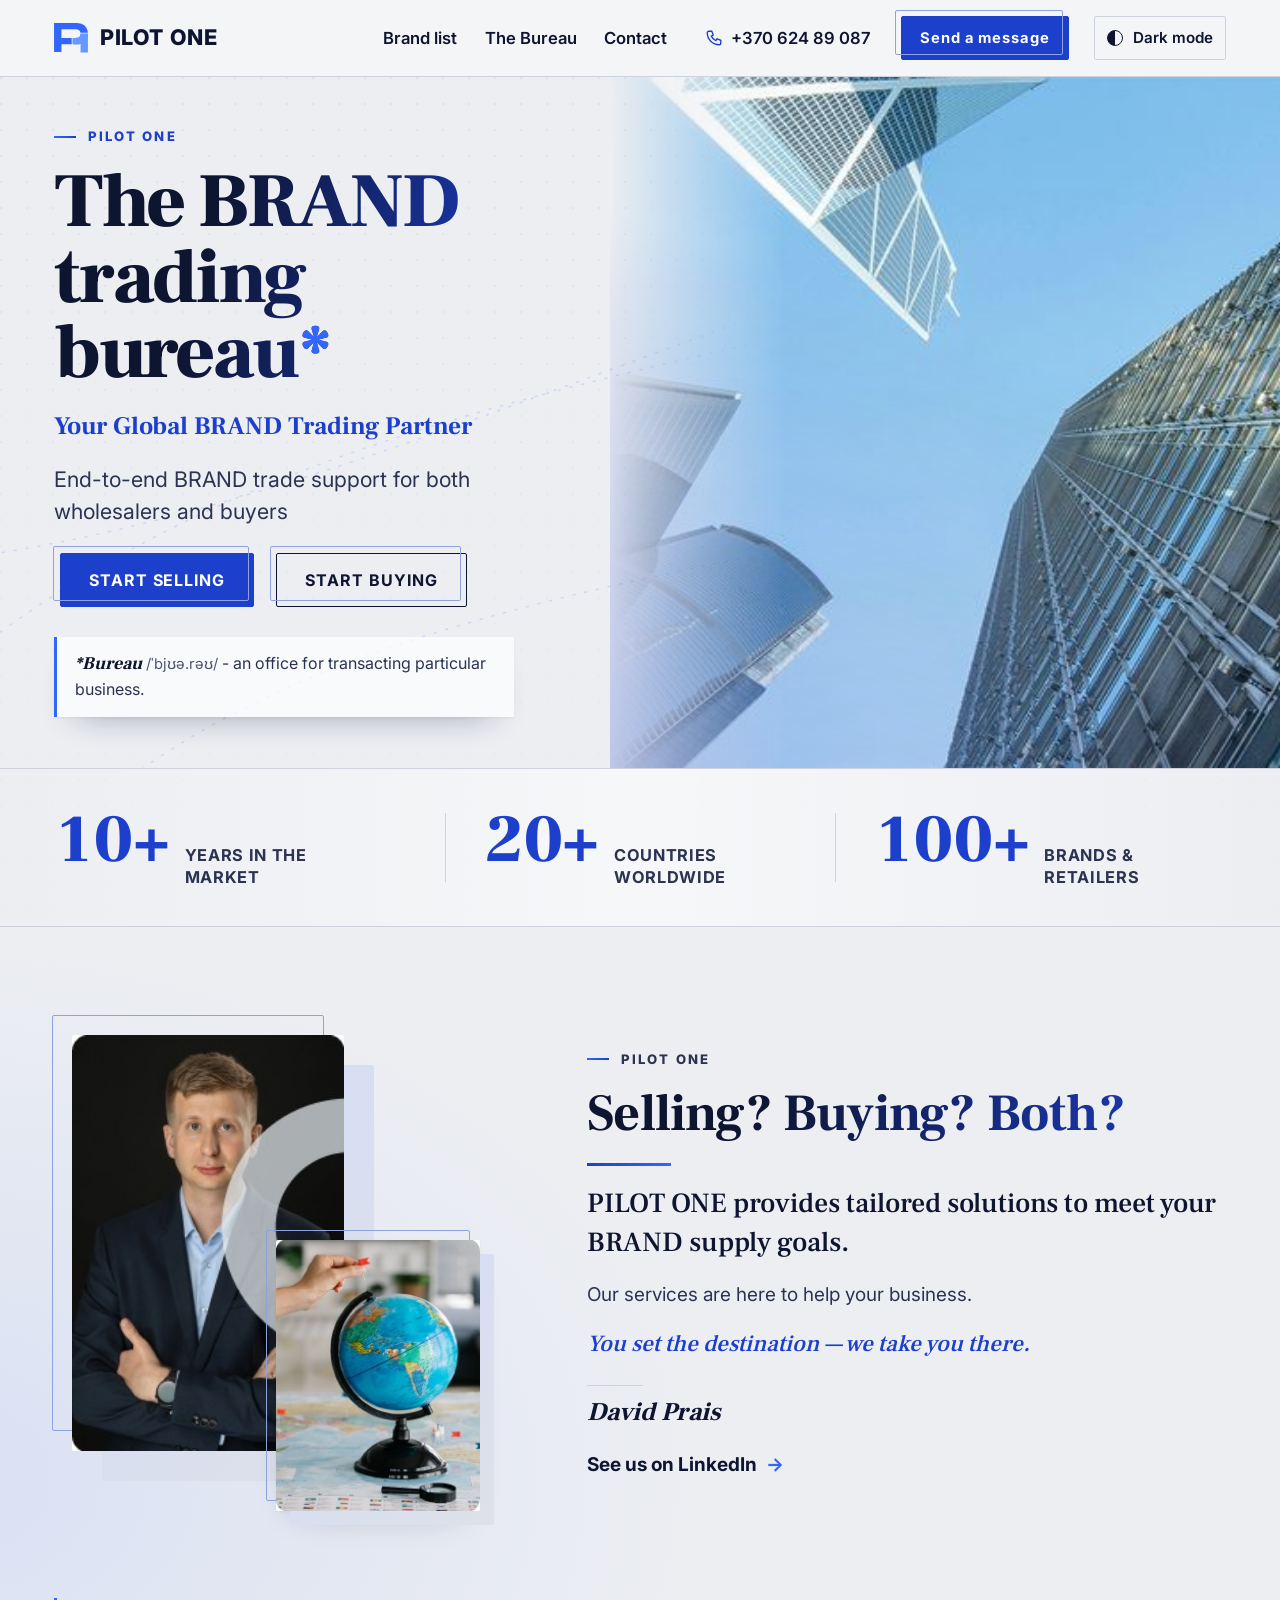
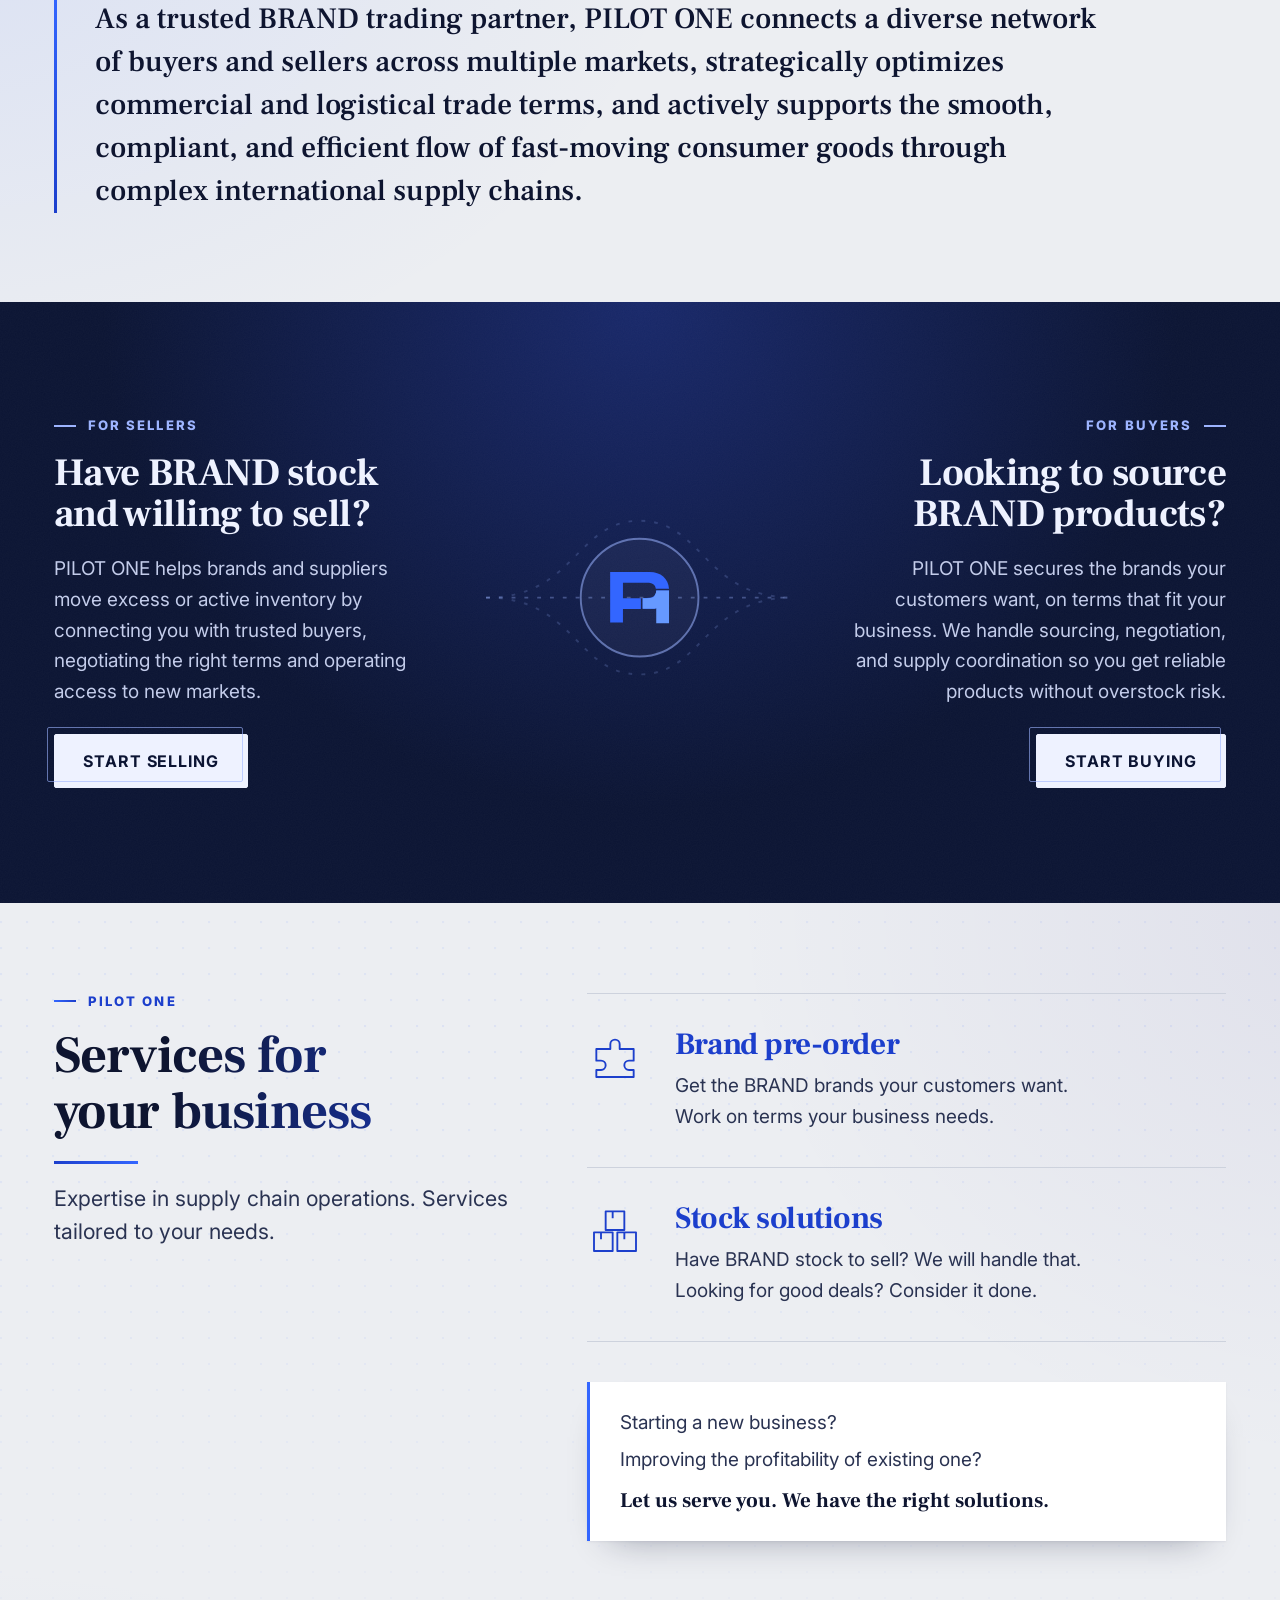
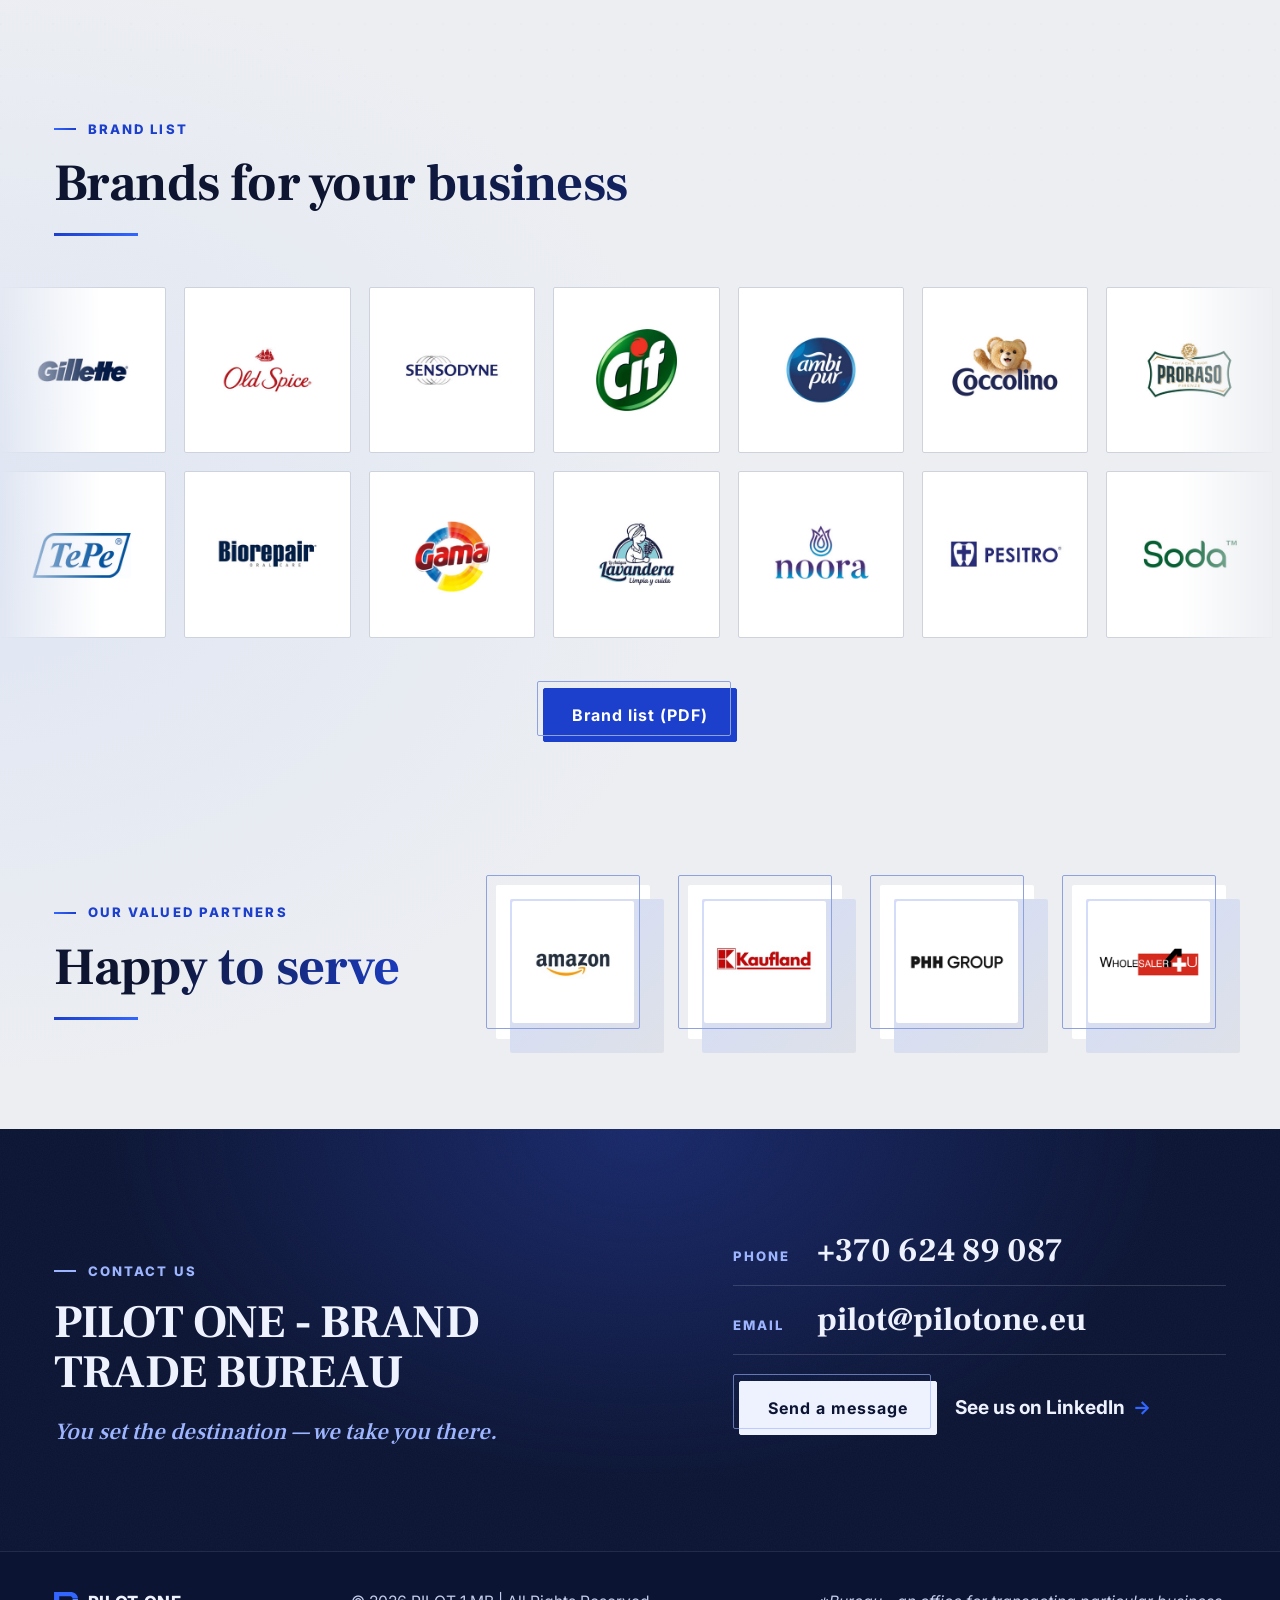
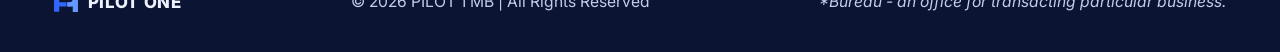
<file: index.html>
<!doctype html>
<html lang="en">
<head>
<meta charset="utf-8">
<meta name="viewport" content="width=device-width, initial-scale=1, viewport-fit=cover">
<title>Pilot One | The BRAND trading bureau</title>
<meta name="description" content="PILOT ONE provides tailored solutions to meet your BRAND supply goals. You set the destination — we take you there.">
<meta name="robots" content="noindex, nofollow">
<meta name="theme-color" content="#ECEEF2" media="(prefers-color-scheme: light)">
<meta name="theme-color" content="#0A0F24" media="(prefers-color-scheme: dark)">
<link rel="icon" href="img/p1-icon.svg" type="image/svg+xml">
<script>try{var t=localStorage.getItem('p1-theme');if(t==='light'||t==='dark')document.documentElement.setAttribute('data-theme',t)}catch(e){}</script>
<link rel="preconnect" href="https://fonts.googleapis.com">
<link rel="preconnect" href="https://fonts.gstatic.com" crossorigin>
<link rel="stylesheet" href="https://fonts.googleapis.com/css2?family=Frank+Ruhl+Libre:wght@500;700;900&family=Inter:wght@400..800&display=swap">
<link rel="stylesheet" href="style.css">
<script src="script.js" defer></script>
</head>
<body>
<a class="skip" href="#main">Skip to content</a>

<header class="head">
  <div class="wrap head-in">
    <a class="brand" href="#top" aria-label="PILOT ONE, home">
      <svg class="mark" viewBox="0 0 23.07 20" aria-hidden="true"><path d="M15.47,0H0V19.74H5V14.47h7V10.21H5v-6h9c1.41,0,3.52,0,3.85,2.33H23C22.72,2.57,19.73,0,15.47,0ZM18,7.23h0a2.9,2.9,0,0,1-.71,2.13L17,9.59l-.14.09a1.050,1.050,0,0,1-.21.12l-.22.1-.31.11-.15,0-.33.07-.33,0a10.71,10.71,0,0,1-1.24.05H12.7v4.25h3.09l.32,0h0l.31,0,.31,0a8.630,8.630,0,0,0,.91-.16l.29-.08A6.750,6.750,0,0,0,23,7.25v0Z" transform="translate(0.03)" class="m1"/><path d="M23,7.24V20H18V14.14l-.29.08a8.63,8.63,0,0,1-.91.16l-.31,0-.31,0h0l-.32,0H12.7V10.21h1.37a10.71,10.71,0,0,0,1.24-.05l.33,0,.33-.07.15,0,.31-.11.22-.1a1.05,1.05,0,0,0,.21-.12L17,9.59l.25-.22A2.9,2.9,0,0,0,18,7.24H23Z" transform="translate(0.03)" class="m2"/></svg>
      <span class="word">PILOT ONE</span>
    </a>
    <nav class="nav" aria-label="Main">
      <ul>
        <li><a href="#brands">Brand list</a></li>
        <li><a href="#bureau">The Bureau</a></li>
        <li><a href="#contact">Contact</a></li>
      </ul>
    </nav>
    <a class="tel" href="tel:+37062489087"><svg viewBox="0 0 24 24" aria-hidden="true"><path d="M5 3h4l2 5-2.5 1.5a11 11 0 0 0 6 6L16 13l5 2v4a2 2 0 0 1-2 2A16 16 0 0 1 3 5a2 2 0 0 1 2-2z"/></svg><span>+370 624 89 087</span></a>
    <a class="btn small" href="mailto:pilot@pilotone.eu">Send a message</a>
    <button class="tbtn" id="theme-btn" type="button" aria-pressed="false"><span class="dot" aria-hidden="true"></span><span class="tl">Dark mode</span></button>
  </div>
</header>

<main id="main" tabindex="-1">
  <span id="top"></span>

  <!-- HERO: the name and the promise, the two ways in (sell, buy), their own definition of "bureau" -->
  <section class="hero" aria-labelledby="hero-h">
    <svg class="routes" viewBox="0 0 900 600" preserveAspectRatio="none" aria-hidden="true"><path d="M-40 520 C 180 300, 420 260, 960 120"/><path d="M-40 420 C 240 380, 520 180, 960 40"/><path d="M60 640 C 260 420, 640 420, 960 300"/></svg>
    <div class="hero-copy">
      <p class="eyebrow">PILOT ONE</p>
      <h1 id="hero-h">The BRAND trading bureau<a class="ast" href="#bureau-def" aria-label="What a bureau is">*</a></h1>
      <p class="sub">Your Global BRAND Trading Partner</p>
      <p class="lead">End-to-end BRAND trade support for both wholesalers and buyers</p>
      <div class="actions">
        <a class="btn" href="#sellers">START SELLING</a>
        <a class="btn ghost" href="#buyers">START BUYING</a>
      </div>
      <p class="def" id="bureau-def"><span class="w">*Bureau</span> <span class="ipa">/ˈbjʊə.rəʊ/</span> <span class="m">- an office for transacting particular business.</span></p>
    </div>
    <figure class="hero-photo"><img src="img/glass-towers.jpg" srcset="img/glass-towers-960.jpg 960w, img/glass-towers.jpg 1920w" sizes="(max-width: 1080px) 100vw, 55vw" width="1920" height="775" alt="Glass office towers seen from below against a blue sky" fetchpriority="high"></figure>
  </section>

  <!-- FACTS: their own three numbers -->
  <section class="facts" aria-label="PILOT ONE in numbers">
    <ul class="wrap">
      <li><span class="n" data-count="10">10+</span><span class="k">years in the market</span></li>
      <li><span class="n" data-count="20">20+</span><span class="k">countries worldwide</span></li>
      <li><span class="n" data-count="100">100+</span><span class="k">brands &amp; retailers</span></li>
    </ul>
  </section>

  <!-- THE BUREAU: David's note, his photo, the work in one paragraph -->
  <section class="sec bureau" id="bureau" aria-labelledby="bureau-h">
    <div class="wrap split">
      <div class="photos">
        <figure class="depth lg p-david"><img src="img/david-prais.jpg" width="200" height="306" alt="David Prais of PILOT ONE" loading="lazy"></figure>
        <figure class="depth sm p-globe"><img src="img/globe-map.jpg" width="200" height="266" alt="A hand pinning a destination on a globe" loading="lazy"></figure>
      </div>
      <div class="note">
        <p class="eyebrow">PILOT ONE</p>
        <h2 id="bureau-h">Selling? Buying? Both?</h2>
        <p class="big">PILOT ONE provides tailored solutions to meet your BRAND supply goals.</p>
        <p>Our services are here to help your business.</p>
        <p class="dest">You set the destination — we take you there.</p>
        <p class="sign">David Prais</p>
        <a class="more" href="https://www.linkedin.com/in/davidprais/" target="_blank" rel="noopener">See us on LinkedIn</a>
      </div>
    </div>
    <div class="wrap">
      <p class="statement">As a trusted BRAND trading partner, PILOT ONE connects a diverse network of buyers and sellers across multiple markets, strategically optimizes commercial and logistical trade terms, and actively supports the smooth, compliant, and efficient flow of fast-moving consumer goods through complex international supply chains.</p>
    </div>
  </section>

  <!-- THE MOMENT: sellers on one side, buyers on the other, goods flowing through PILOT ONE -->
  <section class="band flow" aria-label="For sellers and for buyers">
    <div class="wrap flow-grid">
      <article class="side" id="sellers">
        <p class="eyebrow">For Sellers</p>
        <h2>Have BRAND stock and willing to sell?</h2>
        <p>PILOT ONE helps brands and suppliers move excess or active inventory by connecting you with trusted buyers, negotiating the right terms and operating access to new markets.</p>
        <a class="btn light" href="mailto:pilot@pilotone.eu?subject=Selling%20BRAND%20stock">START SELLING</a>
      </article>
      <div class="hub" aria-hidden="true">
        <svg viewBox="0 0 240 240">
          <path class="track" d="M0 120 H240"/>
          <path class="track t2" d="M0 120 C 70 120, 70 60, 120 60 S 170 120, 240 120"/>
          <path class="track t2" d="M0 120 C 70 120, 70 180, 120 180 S 170 120, 240 120"/>
          <circle class="ring" cx="120" cy="120" r="46"/>
          <g transform="translate(97 100) scale(2)"><path class="m1" d="M15.47,0H0V19.74H5V14.47h7V10.21H5v-6h9c1.41,0,3.52,0,3.85,2.33H23C22.72,2.57,19.73,0,15.47,0ZM18,7.23h0a2.9,2.9,0,0,1-.71,2.13L17,9.59l-.14.09a1.05,1.05,0,0,1-.21.12l-.22.1-.31.11-.15,0-.33.07-.33,0a10.71,10.71,0,0,1-1.24.05H12.7v4.25h3.09l.32,0h0l.31,0,.31,0a8.63,8.63,0,0,0,.91-.16l.29-.08A6.75,6.75,0,0,0,23,7.25v0Z"/><path class="m2" d="M23,7.24V20H18V14.14l-.29.08a8.63,8.63,0,0,1-.91.16l-.31,0-.31,0h0l-.32,0H12.7V10.21h1.37a10.71,10.71,0,0,0,1.24-.05l.33,0,.33-.07.15,0,.31-.11.22-.1a1.05,1.05,0,0,0,.21-.12L17,9.59l.25-.22A2.9,2.9,0,0,0,18,7.24H23Z"/></g>
          <rect class="box b1" x="-6" y="-6" width="12" height="12"/><rect class="box b2" x="-6" y="-6" width="12" height="12"/><rect class="box b3" x="-6" y="-6" width="12" height="12"/>
        </svg>
      </div>
      <article class="side" id="buyers">
        <p class="eyebrow">For Buyers</p>
        <h2>Looking to source BRAND products?</h2>
        <p>PILOT ONE secures the brands your customers want, on terms that fit your business. We handle sourcing, negotiation, and supply coordination so you get reliable products without overstock risk.</p>
        <a class="btn light" href="mailto:pilot@pilotone.eu?subject=Sourcing%20BRAND%20products">START BUYING</a>
      </article>
    </div>
  </section>

  <!-- SERVICES: the two services, then who they are for -->
  <section class="sec services" aria-labelledby="svc-h">
    <div class="wrap svc-grid">
      <div class="svc-head">
        <p class="eyebrow">PILOT ONE</p>
        <h2 id="svc-h">Services for your business</h2>
        <p class="lead">Expertise in supply chain operations. Services tailored to your needs.</p>
      </div>
      <ul class="svc-list">
        <li>
          <svg viewBox="0 0 48 48" aria-hidden="true"><path d="M8 18h12v-4a4 4 0 1 1 8 0v4h12v10h-4a4 4 0 1 0 0 8h4v6H8V36h4a4 4 0 1 0 0-8H8z"/></svg>
          <div><h3>Brand pre-order</h3><p>Get the BRAND brands your customers want.</p><p>Work on terms your business needs.</p></div>
        </li>
        <li>
          <svg viewBox="0 0 48 48" aria-hidden="true"><path d="M6 26h16v16H6zM26 26h16v16H26zM16 8h16v16H16z"/><path d="M12 26v6M32 26v6M22 8v6"/></svg>
          <div><h3>Stock solutions</h3><p>Have BRAND stock to sell? We will handle that.</p><p>Looking for good deals? Consider it done.</p></div>
        </li>
      </ul>
      <aside class="start">
        <p>Starting a new business?</p>
        <p>Improving the profitability of existing one?</p>
        <p class="strong">Let us serve you. We have the right solutions.</p>
      </aside>
    </div>
  </section>

  <!-- BRANDS: the brand list as two slow, opposite rails of logos -->
  <section class="sec brands" id="brands" aria-labelledby="brands-h">
    <div class="wrap">
      <p class="eyebrow">Brand list</p>
      <h2 id="brands-h">Brands for your business</h2>
    </div>
    <div class="marquee" data-marquee>
      <ul class="row r1">
        <li><img src="img/brand-gillette.jpg" alt="Gillette" width="300" height="300" loading="lazy"></li>
        <li><img src="img/brand-oldspice.jpg" alt="Old Spice" width="300" height="300" loading="lazy"></li>
        <li><img src="img/brand-sensodyne.jpg" alt="Sensodyne" width="300" height="300" loading="lazy"></li>
        <li><img src="img/brand-cif.jpg" alt="Cif" width="300" height="300" loading="lazy"></li>
        <li><img src="img/brand-ambipur.jpg" alt="Ambi Pur" width="300" height="300" loading="lazy"></li>
        <li><img src="img/brand-coccolino.jpg" alt="Coccolino" width="300" height="300" loading="lazy"></li>
        <li><img src="img/brand-proraso.jpg" alt="Proraso" width="300" height="300" loading="lazy"></li>
        <li><img src="img/brand-wahl.jpg" alt="Wahl Professional" width="300" height="300" loading="lazy"></li>
      </ul>
      <ul class="row r2">
        <li><img src="img/brand-tepe.jpg" alt="TePe" width="300" height="300" loading="lazy"></li>
        <li><img src="img/brand-biorepair.jpg" alt="Biorepair" width="300" height="300" loading="lazy"></li>
        <li><img src="img/brand-gama.jpg" alt="Gama" width="300" height="300" loading="lazy"></li>
        <li><img src="img/brand-lavandera.jpg" alt="La Antigua Lavandera" width="300" height="300" loading="lazy"></li>
        <li><img src="img/brand-noora.jpg" alt="Noora" width="300" height="300" loading="lazy"></li>
        <li><img src="img/brand-pesitro.jpg" alt="Pesitro" width="300" height="300" loading="lazy"></li>
        <li><img src="img/brand-biosoda.jpg" alt="Soda" width="300" height="300" loading="lazy"></li>
      </ul>
      <p class="brandlist" style="margin-top:2rem;text-align:center"><a class="btn" href="https://pilotone.eu/wp-content/uploads/2026/06/PILOT_ONE_Brand_List.pdf" target="_blank" rel="noopener">Brand list (PDF)</a></p>
    </div>
  </section>

  <!-- PARTNERS -->
  <section class="sec partners" aria-labelledby="partners-h">
    <div class="wrap partners-in">
      <div>
        <p class="eyebrow">Our valued Partners</p>
        <h2 id="partners-h">Happy to serve</h2>
      </div>
      <ul class="plogos">
        <li class="depth sm"><img src="img/amazon_small.jpg" alt="Amazon" width="300" height="300" loading="lazy"></li>
        <li class="depth sm"><img src="img/kaufland_small.jpg" alt="Kaufland" width="300" height="300" loading="lazy"></li>
        <li class="depth sm"><img src="img/phh_small.jpg" alt="PHH Group" width="300" height="300" loading="lazy"></li>
        <li class="depth sm"><img src="img/w4u_small.jpg" alt="Wholesaler4U" width="300" height="300" loading="lazy"></li>
      </ul>
    </div>
  </section>

  <!-- CONTACT -->
  <section class="band contact" id="contact" aria-labelledby="contact-h">
    <div class="wrap contact-in">
      <div>
        <p class="eyebrow">CONTACT US</p>
        <h2 id="contact-h">PILOT ONE - BRAND TRADE BUREAU</h2>
        <p class="dest">You set the destination — we take you there.</p>
      </div>
      <dl class="reach">
        <div><dt>Phone</dt><dd><a href="tel:+37062489087">+370 624 89 087</a></dd></div>
        <div><dt>Email</dt><dd><a href="mailto:pilot@pilotone.eu">pilot@pilotone.eu</a></dd></div>
        <div class="actions"><a class="btn light" href="mailto:pilot@pilotone.eu">Send a message</a><a class="more light" href="https://www.linkedin.com/in/davidprais/" target="_blank" rel="noopener">See us on LinkedIn</a></div>
      </dl>
    </div>
  </section>
</main>
<nav class="quick" aria-label="Quick actions">
  <a href="tel:+37062489087" aria-label="Call +370 624 89 087"><svg viewBox="0 0 24 24" aria-hidden="true"><path d="M5 3h4l2 5-2.5 1.5a11 11 0 0 0 6 6L16 13l5 2v4a2 2 0 0 1-2 2A16 16 0 0 1 3 5a2 2 0 0 1 2-2z"/></svg>Call</a>
  <a href="#brands"><svg viewBox="0 0 24 24" aria-hidden="true"><path d="M4 5h7v7H4zM13 5h7v7h-7zM4 14h7v6H4zM13 14h7v6h-7z"/></svg>Brand list</a>
  <a class="primary" href="mailto:pilot@pilotone.eu"><svg viewBox="0 0 24 24" aria-hidden="true"><path d="M3 6h18v12H3zM3 6l9 7 9-7"/></svg>Send a message</a>
</nav>

<footer class="foot">
  <div class="wrap foot-in">
    <span class="brand foot-brand"><img class="mark" src="img/p1-icon.svg" alt="" width="23" height="20">PILOT ONE</span>
    <p>© 2026 PILOT 1 MB | All Rights Reserved</p>
    <p class="fdef">*Bureau - an office for transacting particular business.</p>
  </div>
</footer>
</body>
</html>
</file>
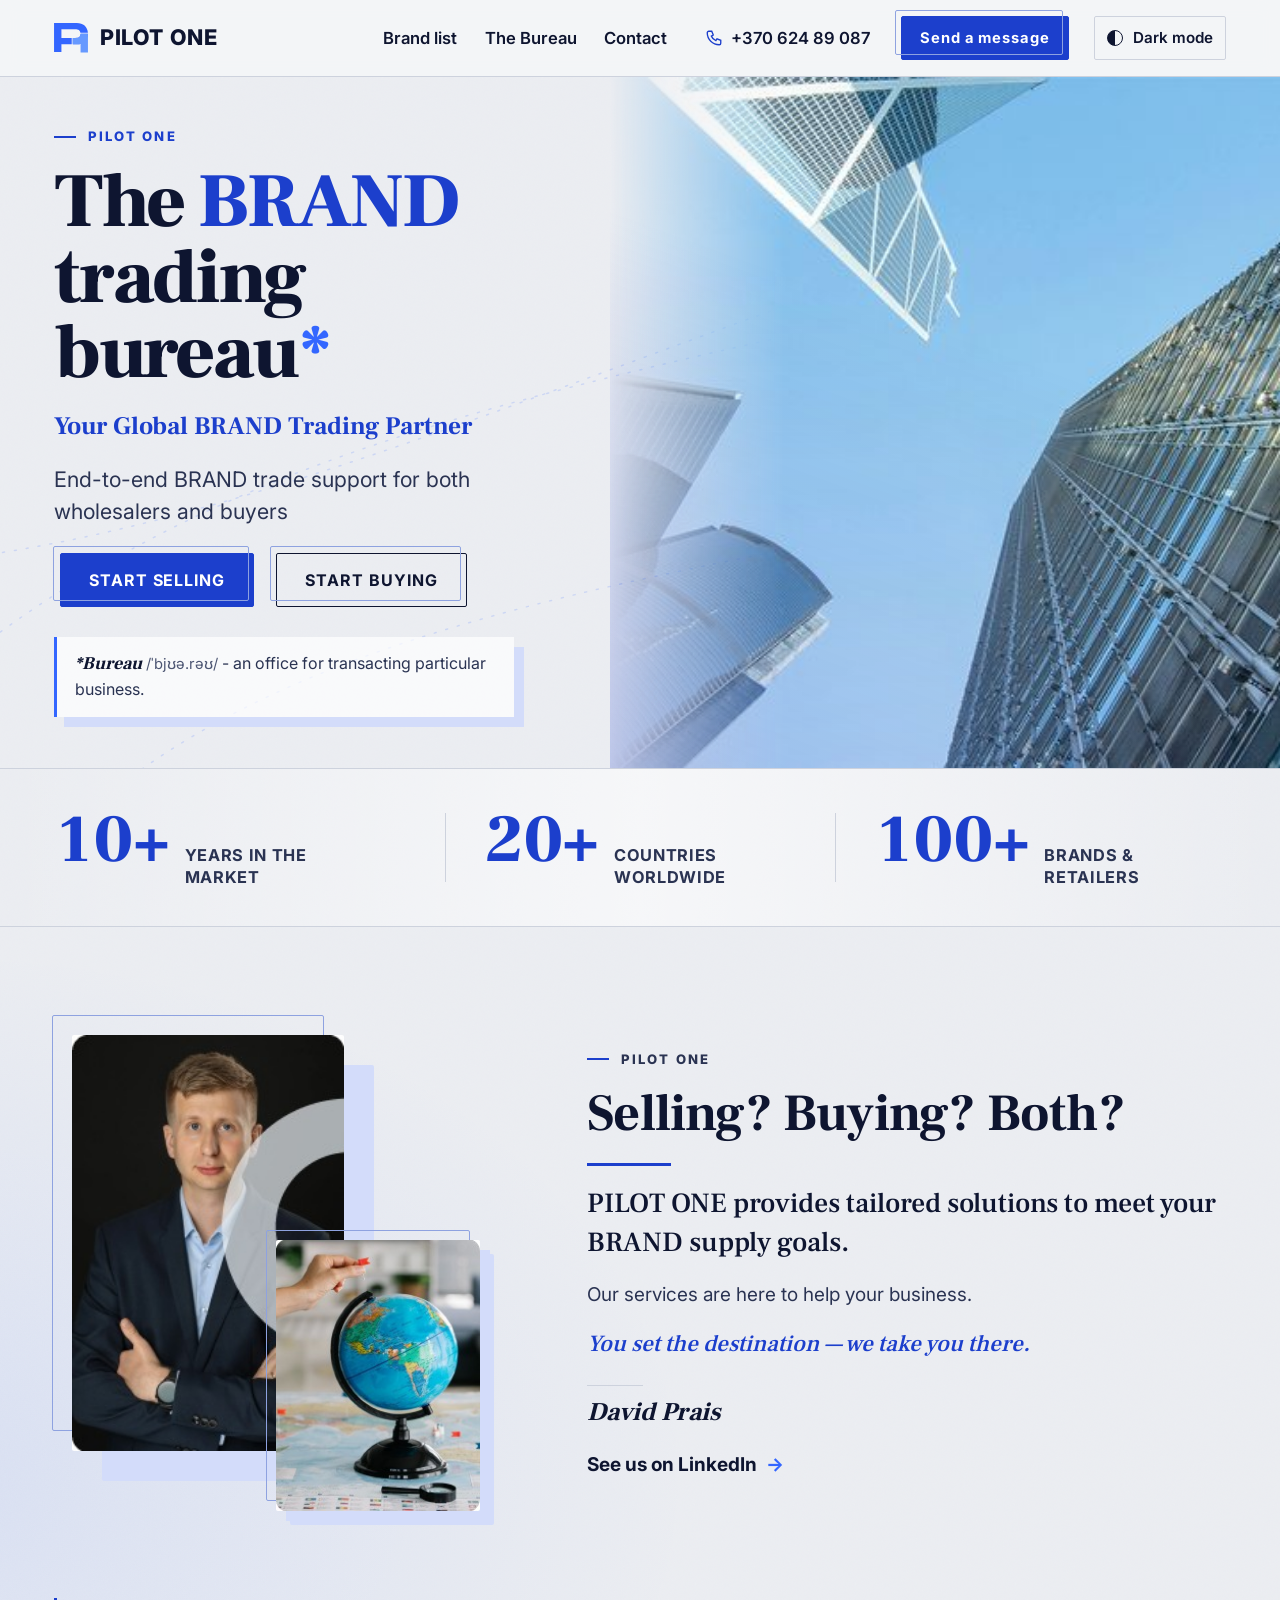
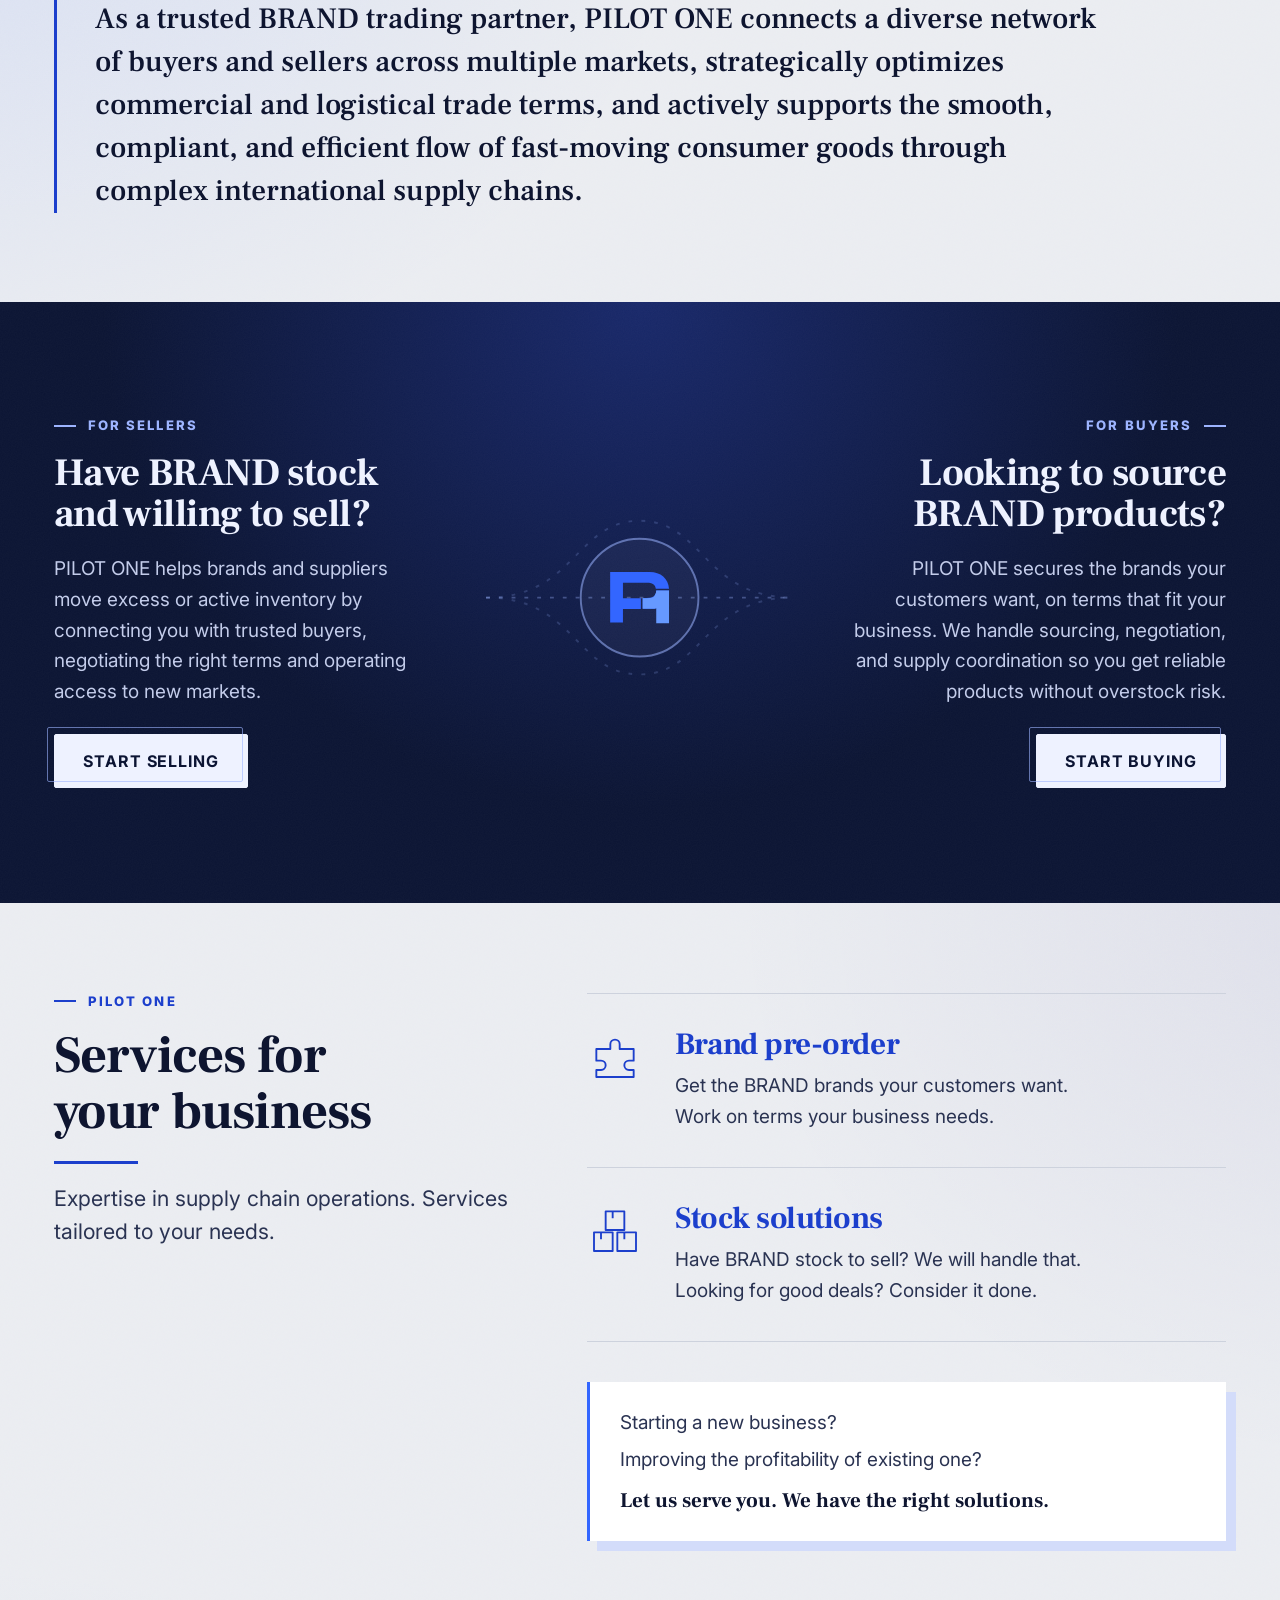
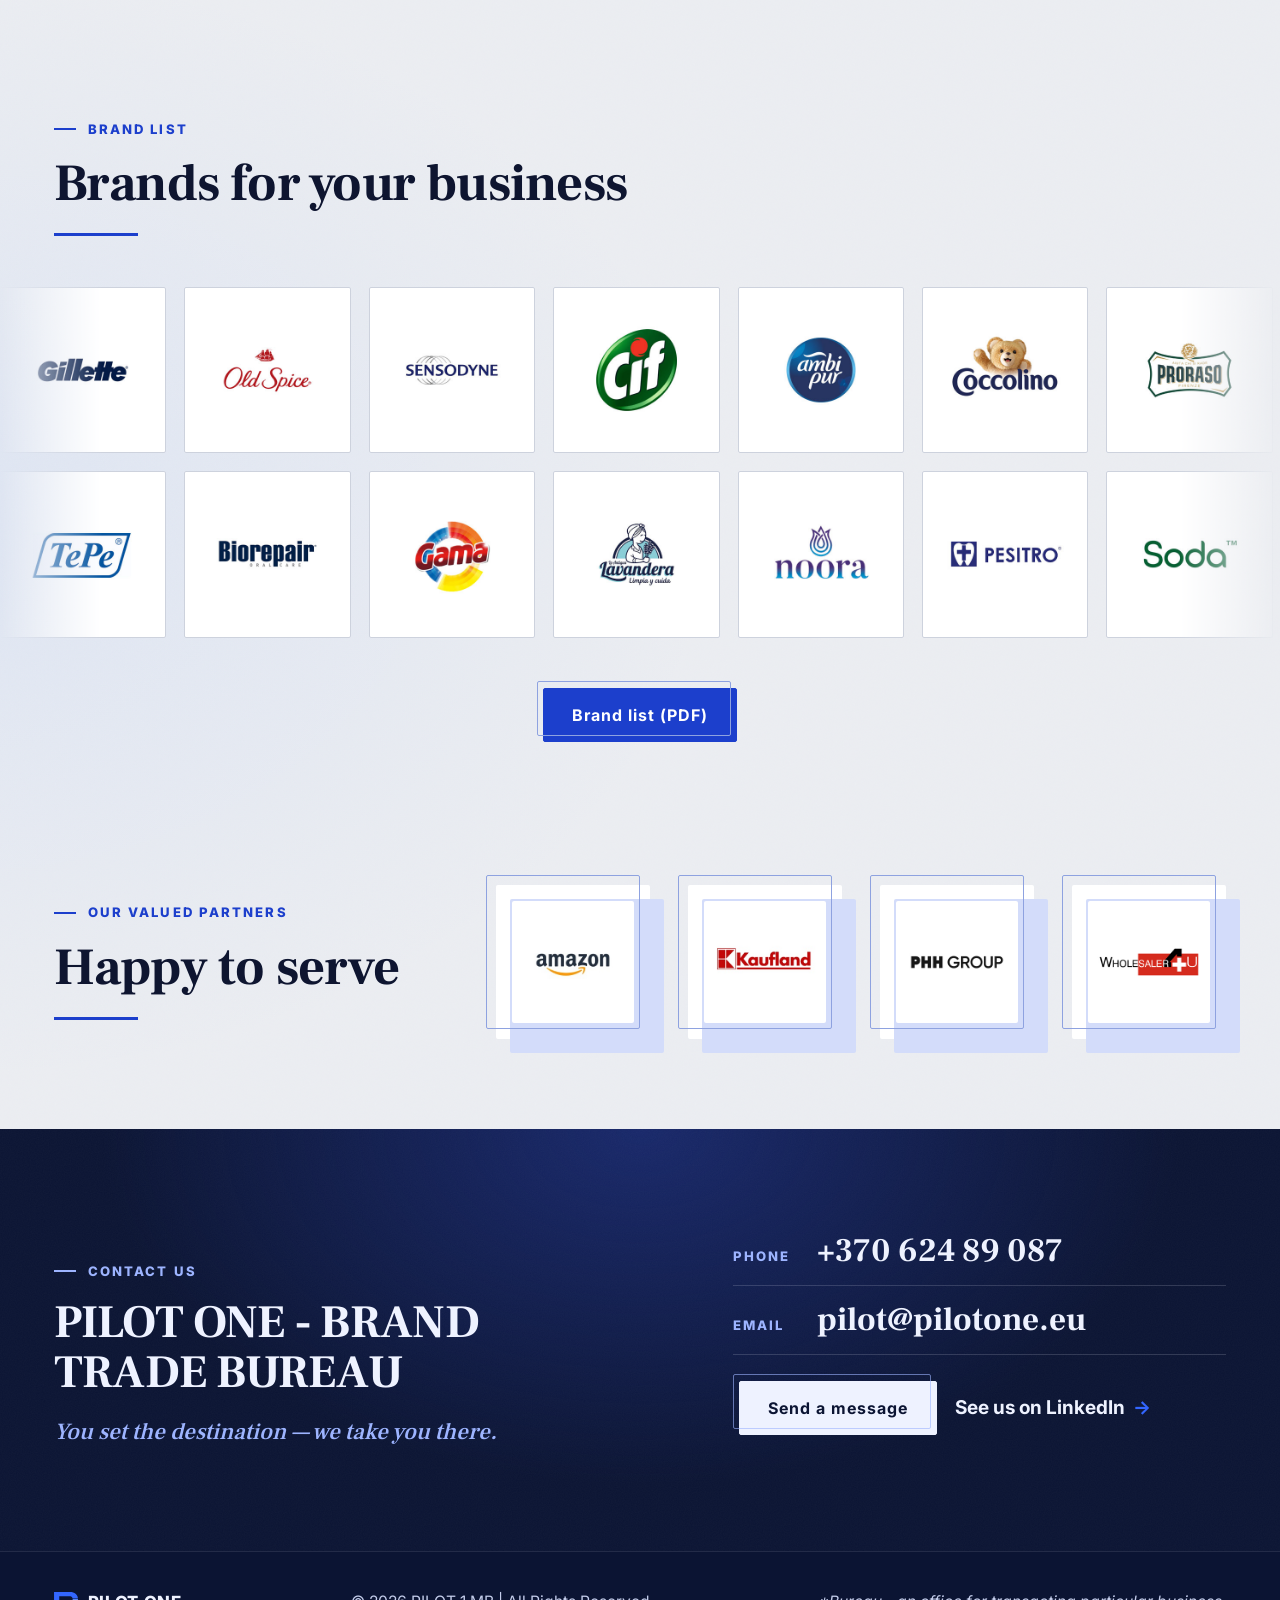
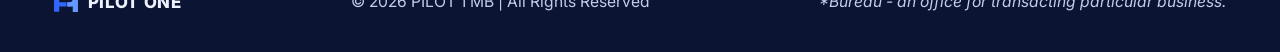
<file: a/index.html>
<!doctype html>
<html lang="en">
<head>
<meta charset="utf-8">
<meta name="viewport" content="width=device-width, initial-scale=1, viewport-fit=cover">
<title>P1-A · Pilot One | The BRAND trading bureau</title>
<meta name="description" content="PILOT ONE provides tailored solutions to meet your BRAND supply goals. You set the destination — we take you there.">
<meta name="robots" content="noindex, nofollow">
<meta name="theme-color" content="#ECEEF2" media="(prefers-color-scheme: light)">
<meta name="theme-color" content="#0A0F24" media="(prefers-color-scheme: dark)">
<link rel="icon" href="../img/p1-icon.svg" type="image/svg+xml">
<script>try{var t=localStorage.getItem('p1-theme');if(t==='light'||t==='dark')document.documentElement.setAttribute('data-theme',t)}catch(e){}</script>
<link rel="preconnect" href="https://fonts.googleapis.com">
<link rel="preconnect" href="https://fonts.gstatic.com" crossorigin>
<link rel="stylesheet" href="https://fonts.googleapis.com/css2?family=Frank+Ruhl+Libre:wght@500;700;900&family=Inter:wght@400..800&display=swap">
<link rel="stylesheet" href="../v/base.css"><link rel="stylesheet" href="../v/a.css">
<script src="../script.js" defer></script>
</head>
<body>
<a class="skip" href="#main">Skip to content</a>

<header class="head">
  <div class="wrap head-in">
    <a class="brand" href="#top" aria-label="PILOT ONE, home">
      <svg class="mark" viewBox="0 0 23.07 20" aria-hidden="true"><path d="M15.47,0H0V19.74H5V14.47h7V10.21H5v-6h9c1.41,0,3.52,0,3.85,2.33H23C22.72,2.57,19.73,0,15.47,0ZM18,7.23h0a2.9,2.9,0,0,1-.71,2.13L17,9.59l-.14.09a1.050,1.050,0,0,1-.21.12l-.22.1-.31.11-.15,0-.33.07-.33,0a10.71,10.71,0,0,1-1.24.05H12.7v4.25h3.09l.32,0h0l.31,0,.31,0a8.630,8.630,0,0,0,.91-.16l.29-.08A6.750,6.750,0,0,0,23,7.25v0Z" transform="translate(0.03)" class="m1"/><path d="M23,7.24V20H18V14.14l-.29.08a8.63,8.63,0,0,1-.91.16l-.31,0-.31,0h0l-.32,0H12.7V10.21h1.37a10.71,10.71,0,0,0,1.24-.05l.33,0,.33-.07.15,0,.31-.11.22-.1a1.05,1.05,0,0,0,.21-.12L17,9.59l.25-.22A2.9,2.9,0,0,0,18,7.24H23Z" transform="translate(0.03)" class="m2"/></svg>
      <span class="word">PILOT ONE</span>
    </a>
    <nav class="nav" aria-label="Main">
      <ul>
        <li><a href="#brands">Brand list</a></li>
        <li><a href="#bureau">The Bureau</a></li>
        <li><a href="#contact">Contact</a></li>
      </ul>
    </nav>
    <a class="tel" href="tel:+37062489087"><svg viewBox="0 0 24 24" aria-hidden="true"><path d="M5 3h4l2 5-2.5 1.5a11 11 0 0 0 6 6L16 13l5 2v4a2 2 0 0 1-2 2A16 16 0 0 1 3 5a2 2 0 0 1 2-2z"/></svg><span>+370 624 89 087</span></a>
    <a class="btn small" href="mailto:pilot@pilotone.eu">Send a message</a>
    <button class="tbtn" id="theme-btn" type="button" aria-pressed="false"><span class="dot" aria-hidden="true"></span><span class="tl">Dark mode</span></button>
  </div>
</header>

<main id="main" tabindex="-1">
  <span id="top"></span>

  <!-- HERO: the name and the promise, the two ways in (sell, buy), their own definition of "bureau" -->
  <section class="hero" aria-labelledby="hero-h">
    <svg class="routes" viewBox="0 0 900 600" preserveAspectRatio="none" aria-hidden="true"><path d="M-40 520 C 180 300, 420 260, 960 120"/><path d="M-40 420 C 240 380, 520 180, 960 40"/><path d="M60 640 C 260 420, 640 420, 960 300"/></svg>
    <div class="hero-copy">
      <p class="eyebrow">PILOT ONE</p>
      <h1 id="hero-h">The <span class="hi">BRAND</span> trading bureau<a class="ast" href="#bureau-def" aria-label="What a bureau is">*</a></h1>
      <p class="sub">Your Global BRAND Trading Partner</p>
      <p class="lead">End-to-end BRAND trade support for both wholesalers and buyers</p>
      <div class="actions">
        <a class="btn" href="#sellers">START SELLING</a>
        <a class="btn ghost" href="#buyers">START BUYING</a>
      </div>
      <p class="def" id="bureau-def"><span class="w">*Bureau</span> <span class="ipa">/ˈbjʊə.rəʊ/</span> <span class="m">- an office for transacting particular business.</span></p>
    </div>
    <figure class="hero-photo"><img src="../img/glass-towers.jpg" srcset="../img/glass-towers-960.jpg 960w, ../img/glass-towers.jpg 1920w" sizes="(max-width: 1080px) 100vw, 55vw" width="1920" height="775" alt="Glass office towers seen from below against a blue sky" fetchpriority="high"></figure>
  </section>

  <!-- FACTS: their own three numbers -->
  <section class="facts" aria-label="PILOT ONE in numbers">
    <ul class="wrap">
      <li><span class="n" data-count="10">10+</span><span class="k">years in the market</span></li>
      <li><span class="n" data-count="20">20+</span><span class="k">countries worldwide</span></li>
      <li><span class="n" data-count="100">100+</span><span class="k">brands &amp; retailers</span></li>
    </ul>
  </section>

  <!-- THE BUREAU: David's note, his photo, the work in one paragraph -->
  <section class="sec bureau" id="bureau" aria-labelledby="bureau-h">
    <div class="wrap split">
      <div class="photos">
        <figure class="depth lg p-david"><img src="../img/david-prais.jpg" width="200" height="306" alt="David Prais of PILOT ONE" loading="lazy"></figure>
        <figure class="depth sm p-globe"><img src="../img/globe-map.jpg" width="200" height="266" alt="A hand pinning a destination on a globe" loading="lazy"></figure>
      </div>
      <div class="note">
        <p class="eyebrow">PILOT ONE</p>
        <h2 id="bureau-h">Selling? Buying? Both?</h2>
        <p class="big">PILOT ONE provides tailored solutions to meet your BRAND supply goals.</p>
        <p>Our services are here to help your business.</p>
        <p class="dest">You set the destination — we take you there.</p>
        <p class="sign">David Prais</p>
        <a class="more" href="https://www.linkedin.com/in/davidprais/" target="_blank" rel="noopener">See us on LinkedIn</a>
      </div>
    </div>
    <div class="wrap">
      <p class="statement">As a trusted BRAND trading partner, PILOT ONE connects a diverse network of buyers and sellers across multiple markets, strategically optimizes commercial and logistical trade terms, and actively supports the smooth, compliant, and efficient flow of fast-moving consumer goods through complex international supply chains.</p>
    </div>
  </section>

  <!-- THE MOMENT: sellers on one side, buyers on the other, goods flowing through PILOT ONE -->
  <section class="band flow" aria-label="For sellers and for buyers">
    <div class="wrap flow-grid">
      <article class="side" id="sellers">
        <p class="eyebrow">For Sellers</p>
        <h2>Have BRAND stock and willing to sell?</h2>
        <p>PILOT ONE helps brands and suppliers move excess or active inventory by connecting you with trusted buyers, negotiating the right terms and operating access to new markets.</p>
        <a class="btn light" href="mailto:pilot@pilotone.eu?subject=Selling%20BRAND%20stock">START SELLING</a>
      </article>
      <div class="hub" aria-hidden="true">
        <svg viewBox="0 0 240 240">
          <path class="track" d="M0 120 H240"/>
          <path class="track t2" d="M0 120 C 70 120, 70 60, 120 60 S 170 120, 240 120"/>
          <path class="track t2" d="M0 120 C 70 120, 70 180, 120 180 S 170 120, 240 120"/>
          <circle class="ring" cx="120" cy="120" r="46"/>
          <g transform="translate(97 100) scale(2)"><path class="m1" d="M15.47,0H0V19.74H5V14.47h7V10.21H5v-6h9c1.41,0,3.52,0,3.85,2.33H23C22.72,2.57,19.73,0,15.47,0ZM18,7.23h0a2.9,2.9,0,0,1-.71,2.13L17,9.59l-.14.09a1.05,1.05,0,0,1-.21.12l-.22.1-.31.11-.15,0-.33.07-.33,0a10.71,10.71,0,0,1-1.24.05H12.7v4.25h3.09l.32,0h0l.31,0,.31,0a8.63,8.63,0,0,0,.91-.16l.29-.08A6.75,6.75,0,0,0,23,7.25v0Z"/><path class="m2" d="M23,7.24V20H18V14.14l-.29.08a8.63,8.63,0,0,1-.91.16l-.31,0-.31,0h0l-.32,0H12.7V10.21h1.37a10.71,10.71,0,0,0,1.24-.05l.33,0,.33-.07.15,0,.31-.11.22-.1a1.05,1.05,0,0,0,.21-.12L17,9.59l.25-.22A2.9,2.9,0,0,0,18,7.24H23Z"/></g>
          <rect class="box b1" x="-6" y="-6" width="12" height="12"/><rect class="box b2" x="-6" y="-6" width="12" height="12"/><rect class="box b3" x="-6" y="-6" width="12" height="12"/>
        </svg>
      </div>
      <article class="side" id="buyers">
        <p class="eyebrow">For Buyers</p>
        <h2>Looking to source BRAND products?</h2>
        <p>PILOT ONE secures the brands your customers want, on terms that fit your business. We handle sourcing, negotiation, and supply coordination so you get reliable products without overstock risk.</p>
        <a class="btn light" href="mailto:pilot@pilotone.eu?subject=Sourcing%20BRAND%20products">START BUYING</a>
      </article>
    </div>
  </section>

  <!-- SERVICES: the two services, then who they are for -->
  <section class="sec services" aria-labelledby="svc-h">
    <div class="wrap svc-grid">
      <div class="svc-head">
        <p class="eyebrow">PILOT ONE</p>
        <h2 id="svc-h">Services for your business</h2>
        <p class="lead">Expertise in supply chain operations. Services tailored to your needs.</p>
      </div>
      <ul class="svc-list">
        <li>
          <svg viewBox="0 0 48 48" aria-hidden="true"><path d="M8 18h12v-4a4 4 0 1 1 8 0v4h12v10h-4a4 4 0 1 0 0 8h4v6H8V36h4a4 4 0 1 0 0-8H8z"/></svg>
          <div><h3>Brand pre-order</h3><p>Get the BRAND brands your customers want.</p><p>Work on terms your business needs.</p></div>
        </li>
        <li>
          <svg viewBox="0 0 48 48" aria-hidden="true"><path d="M6 26h16v16H6zM26 26h16v16H26zM16 8h16v16H16z"/><path d="M12 26v6M32 26v6M22 8v6"/></svg>
          <div><h3>Stock solutions</h3><p>Have BRAND stock to sell? We will handle that.</p><p>Looking for good deals? Consider it done.</p></div>
        </li>
      </ul>
      <aside class="start">
        <p>Starting a new business?</p>
        <p>Improving the profitability of existing one?</p>
        <p class="strong">Let us serve you. We have the right solutions.</p>
      </aside>
    </div>
  </section>

  <!-- BRANDS: the brand list as two slow, opposite rails of logos -->
  <section class="sec brands" id="brands" aria-labelledby="brands-h">
    <div class="wrap">
      <p class="eyebrow">Brand list</p>
      <h2 id="brands-h">Brands for your business</h2>
    </div>
    <div class="marquee" data-marquee>
      <ul class="row r1">
        <li><img src="../img/brand-gillette.jpg" alt="Gillette" width="300" height="300" loading="lazy"></li>
        <li><img src="../img/brand-oldspice.jpg" alt="Old Spice" width="300" height="300" loading="lazy"></li>
        <li><img src="../img/brand-sensodyne.jpg" alt="Sensodyne" width="300" height="300" loading="lazy"></li>
        <li><img src="../img/brand-cif.jpg" alt="Cif" width="300" height="300" loading="lazy"></li>
        <li><img src="../img/brand-ambipur.jpg" alt="Ambi Pur" width="300" height="300" loading="lazy"></li>
        <li><img src="../img/brand-coccolino.jpg" alt="Coccolino" width="300" height="300" loading="lazy"></li>
        <li><img src="../img/brand-proraso.jpg" alt="Proraso" width="300" height="300" loading="lazy"></li>
        <li><img src="../img/brand-wahl.jpg" alt="Wahl Professional" width="300" height="300" loading="lazy"></li>
      </ul>
      <ul class="row r2">
        <li><img src="../img/brand-tepe.jpg" alt="TePe" width="300" height="300" loading="lazy"></li>
        <li><img src="../img/brand-biorepair.jpg" alt="Biorepair" width="300" height="300" loading="lazy"></li>
        <li><img src="../img/brand-gama.jpg" alt="Gama" width="300" height="300" loading="lazy"></li>
        <li><img src="../img/brand-lavandera.jpg" alt="La Antigua Lavandera" width="300" height="300" loading="lazy"></li>
        <li><img src="../img/brand-noora.jpg" alt="Noora" width="300" height="300" loading="lazy"></li>
        <li><img src="../img/brand-pesitro.jpg" alt="Pesitro" width="300" height="300" loading="lazy"></li>
        <li><img src="../img/brand-biosoda.jpg" alt="Soda" width="300" height="300" loading="lazy"></li>
      </ul>
      <p class="brandlist" style="margin-top:2rem;text-align:center"><a class="btn" href="https://pilotone.eu/wp-content/uploads/2026/06/PILOT_ONE_Brand_List.pdf" target="_blank" rel="noopener">Brand list (PDF)</a></p>
    </div>
  </section>

  <!-- PARTNERS -->
  <section class="sec partners" aria-labelledby="partners-h">
    <div class="wrap partners-in">
      <div>
        <p class="eyebrow">Our valued Partners</p>
        <h2 id="partners-h">Happy to serve</h2>
      </div>
      <ul class="plogos">
        <li class="depth sm"><img src="../img/amazon_small.jpg" alt="Amazon" width="300" height="300" loading="lazy"></li>
        <li class="depth sm"><img src="../img/kaufland_small.jpg" alt="Kaufland" width="300" height="300" loading="lazy"></li>
        <li class="depth sm"><img src="../img/phh_small.jpg" alt="PHH Group" width="300" height="300" loading="lazy"></li>
        <li class="depth sm"><img src="../img/w4u_small.jpg" alt="Wholesaler4U" width="300" height="300" loading="lazy"></li>
      </ul>
    </div>
  </section>

  <!-- CONTACT -->
  <section class="band contact" id="contact" aria-labelledby="contact-h">
    <div class="wrap contact-in">
      <div>
        <p class="eyebrow">CONTACT US</p>
        <h2 id="contact-h">PILOT ONE - BRAND TRADE BUREAU</h2>
        <p class="dest">You set the destination — we take you there.</p>
      </div>
      <dl class="reach">
        <div><dt>Phone</dt><dd><a href="tel:+37062489087">+370 624 89 087</a></dd></div>
        <div><dt>Email</dt><dd><a href="mailto:pilot@pilotone.eu">pilot@pilotone.eu</a></dd></div>
        <div class="actions"><a class="btn light" href="mailto:pilot@pilotone.eu">Send a message</a><a class="more light" href="https://www.linkedin.com/in/davidprais/" target="_blank" rel="noopener">See us on LinkedIn</a></div>
      </dl>
    </div>
  </section>
</main>
<nav class="quick" aria-label="Quick actions">
  <a href="tel:+37062489087" aria-label="Call +370 624 89 087"><svg viewBox="0 0 24 24" aria-hidden="true"><path d="M5 3h4l2 5-2.5 1.5a11 11 0 0 0 6 6L16 13l5 2v4a2 2 0 0 1-2 2A16 16 0 0 1 3 5a2 2 0 0 1 2-2z"/></svg>Call</a>
  <a href="#brands"><svg viewBox="0 0 24 24" aria-hidden="true"><path d="M4 5h7v7H4zM13 5h7v7h-7zM4 14h7v6H4zM13 14h7v6h-7z"/></svg>Brand list</a>
  <a class="primary" href="mailto:pilot@pilotone.eu"><svg viewBox="0 0 24 24" aria-hidden="true"><path d="M3 6h18v12H3zM3 6l9 7 9-7"/></svg>Send a message</a>
</nav>

<footer class="foot">
  <div class="wrap foot-in">
    <span class="brand foot-brand"><img class="mark" src="../img/p1-icon.svg" alt="" width="23" height="20">PILOT ONE</span>
    <p>© 2026 PILOT 1 MB | All Rights Reserved</p>
    <p class="fdef">*Bureau - an office for transacting particular business.</p>
  </div>
</footer>
</body>
</html>
</file>
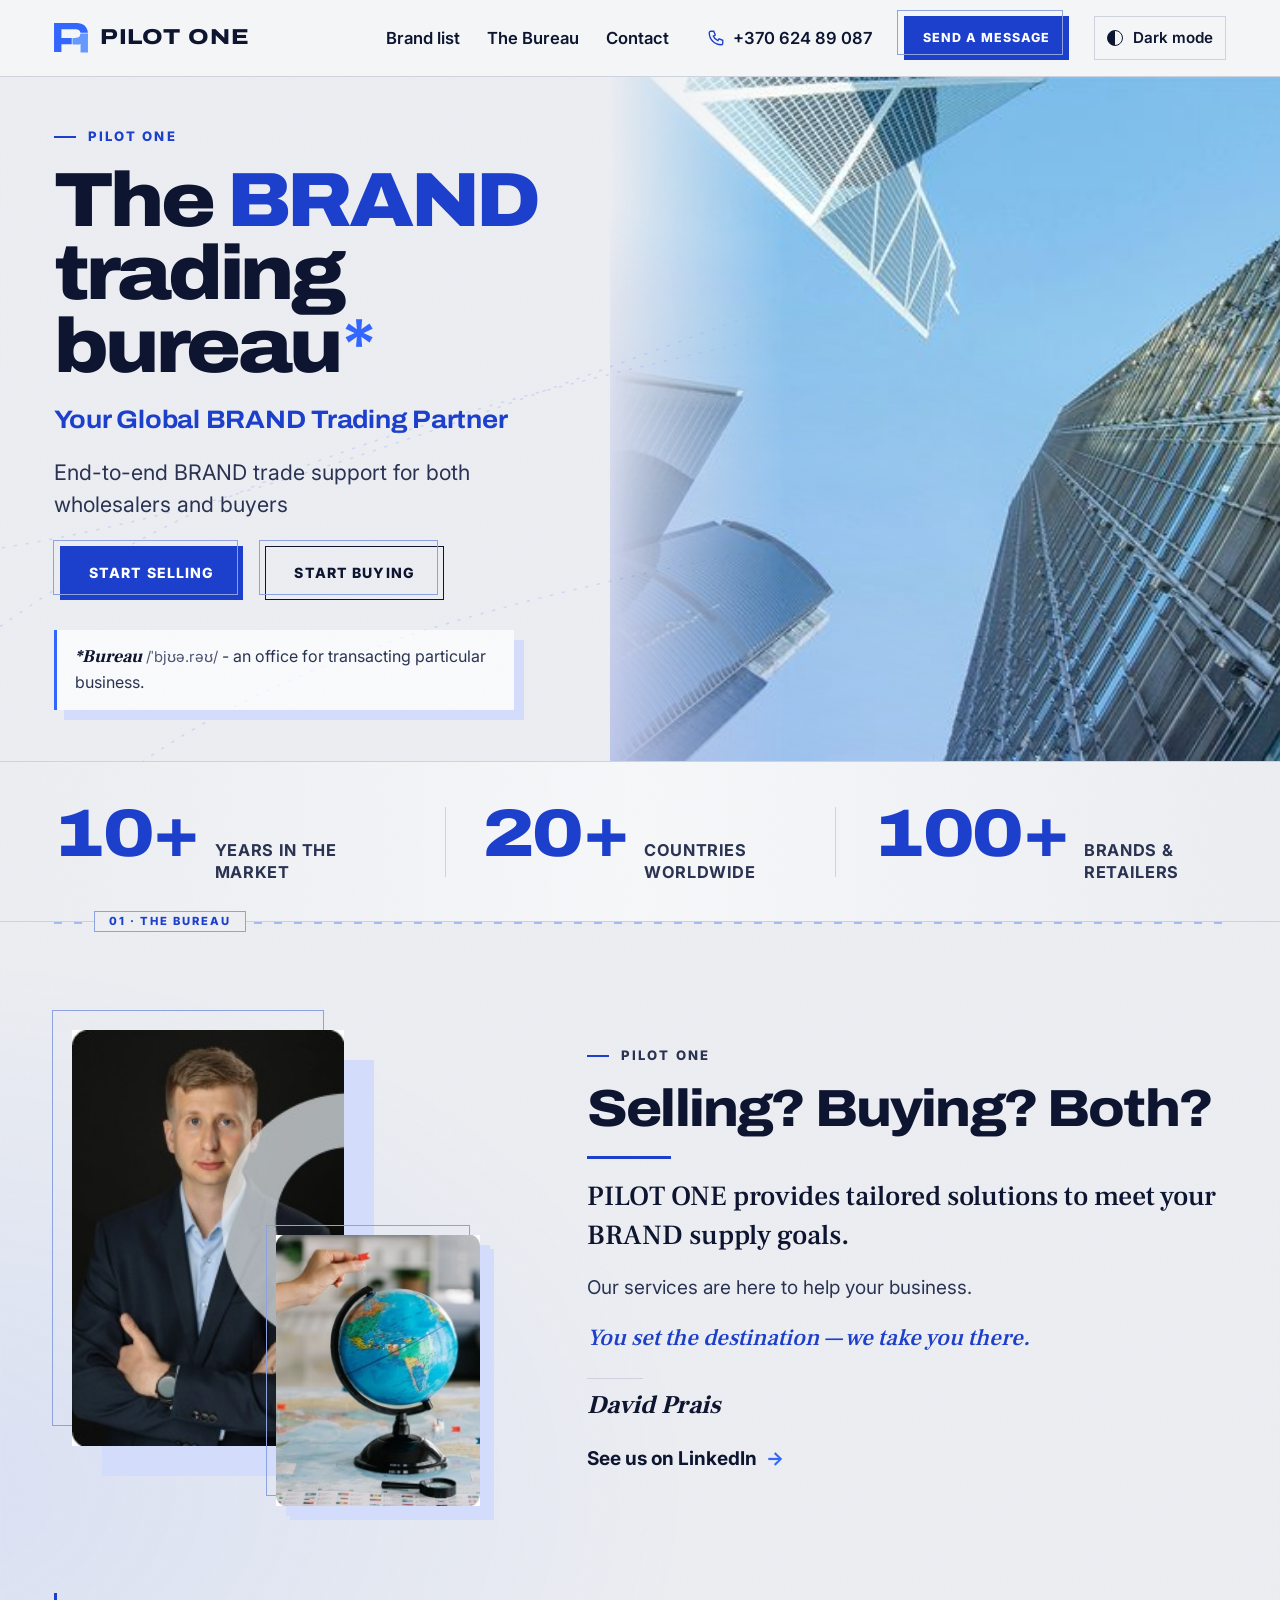
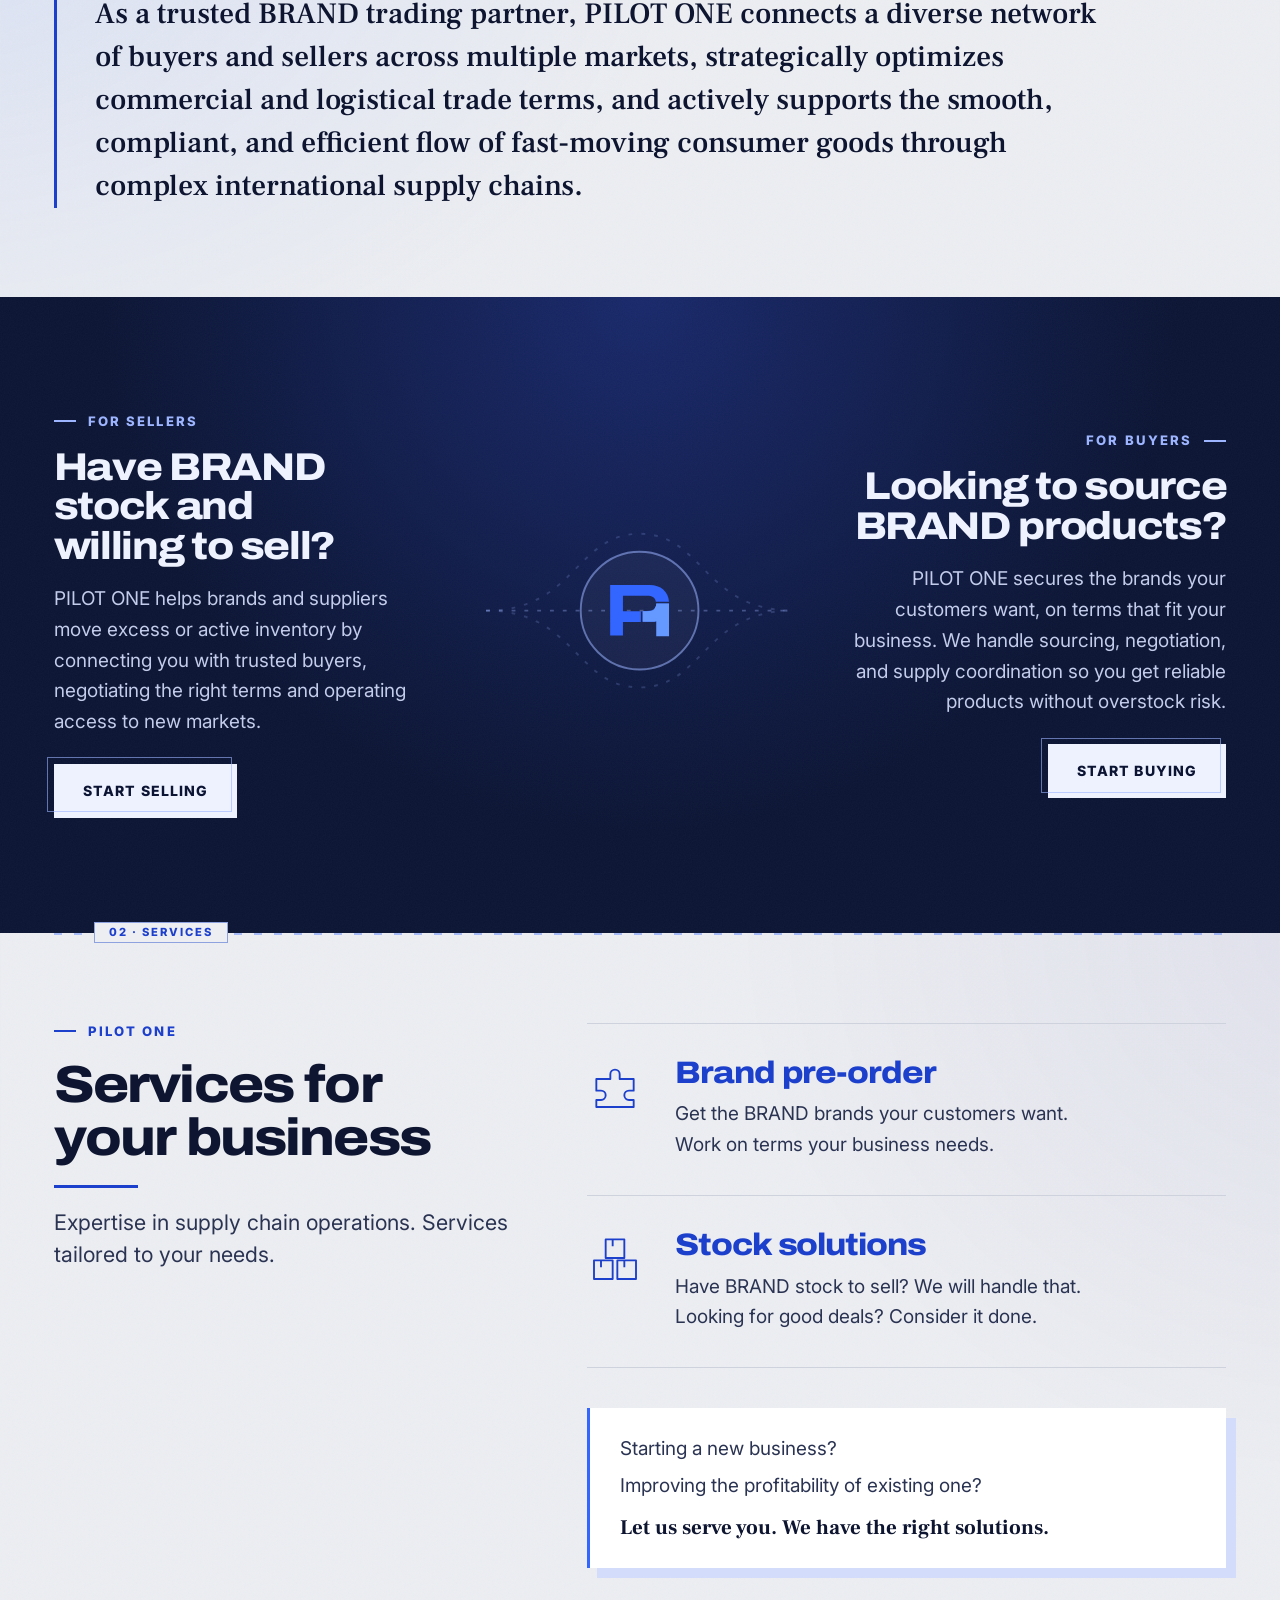
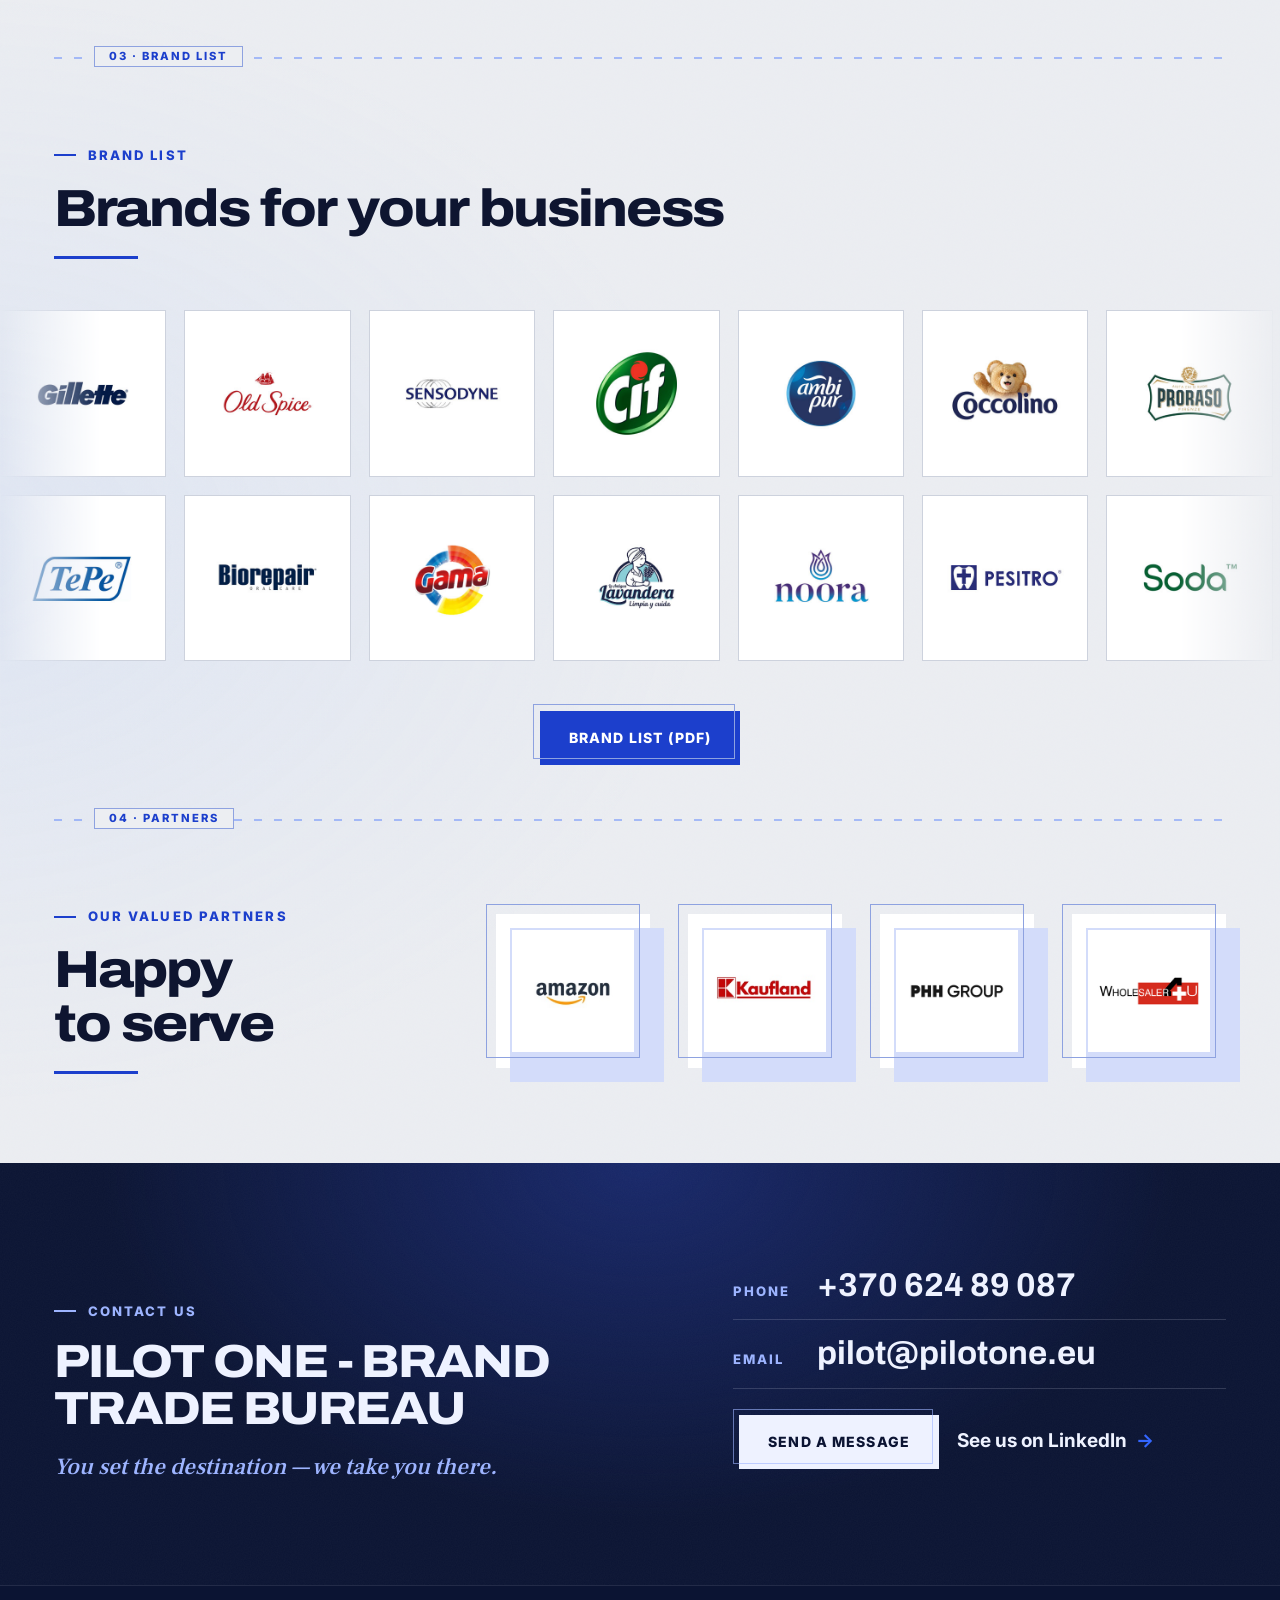
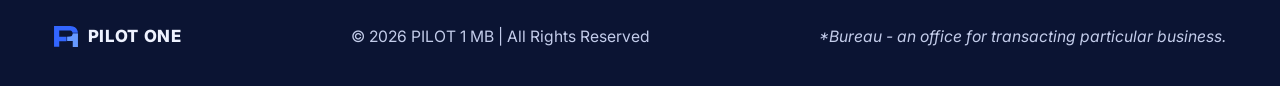
<file: b/index.html>
<!doctype html>
<html lang="en">
<head>
<meta charset="utf-8">
<meta name="viewport" content="width=device-width, initial-scale=1, viewport-fit=cover">
<title>P1-B · Pilot One | The BRAND trading bureau</title>
<meta name="description" content="PILOT ONE provides tailored solutions to meet your BRAND supply goals. You set the destination — we take you there.">
<meta name="robots" content="noindex, nofollow">
<meta name="theme-color" content="#ECEEF2" media="(prefers-color-scheme: light)">
<meta name="theme-color" content="#0A0F24" media="(prefers-color-scheme: dark)">
<link rel="icon" href="../img/p1-icon.svg" type="image/svg+xml">
<script>try{var t=localStorage.getItem('p1-theme');if(t==='light'||t==='dark')document.documentElement.setAttribute('data-theme',t)}catch(e){}</script>
<link rel="preconnect" href="https://fonts.googleapis.com">
<link rel="preconnect" href="https://fonts.gstatic.com" crossorigin>
<link rel="stylesheet" href="https://fonts.googleapis.com/css2?family=Archivo:wdth,wght@100..125,400..900&family=Frank+Ruhl+Libre:wght@500;700;900&family=Inter:wght@400..800&display=swap">
<link rel="stylesheet" href="../v/base.css"><link rel="stylesheet" href="../v/a.css"><link rel="stylesheet" href="../v/b.css">
<script src="../script.js" defer></script>
</head>
<body>
<a class="skip" href="#main">Skip to content</a>

<header class="head">
  <div class="wrap head-in">
    <a class="brand" href="#top" aria-label="PILOT ONE, home">
      <svg class="mark" viewBox="0 0 23.07 20" aria-hidden="true"><path d="M15.47,0H0V19.74H5V14.47h7V10.21H5v-6h9c1.41,0,3.52,0,3.85,2.33H23C22.72,2.57,19.73,0,15.47,0ZM18,7.23h0a2.9,2.9,0,0,1-.71,2.13L17,9.59l-.14.09a1.050,1.050,0,0,1-.21.12l-.22.1-.31.11-.15,0-.33.07-.33,0a10.71,10.71,0,0,1-1.24.05H12.7v4.25h3.09l.32,0h0l.31,0,.31,0a8.630,8.630,0,0,0,.91-.16l.29-.08A6.750,6.750,0,0,0,23,7.25v0Z" transform="translate(0.03)" class="m1"/><path d="M23,7.24V20H18V14.14l-.29.08a8.63,8.63,0,0,1-.91.16l-.31,0-.31,0h0l-.32,0H12.7V10.21h1.37a10.71,10.71,0,0,0,1.24-.05l.33,0,.33-.07.15,0,.31-.11.22-.1a1.05,1.05,0,0,0,.21-.12L17,9.59l.25-.22A2.9,2.9,0,0,0,18,7.24H23Z" transform="translate(0.03)" class="m2"/></svg>
      <span class="word">PILOT ONE</span>
    </a>
    <nav class="nav" aria-label="Main">
      <ul>
        <li><a href="#brands">Brand list</a></li>
        <li><a href="#bureau">The Bureau</a></li>
        <li><a href="#contact">Contact</a></li>
      </ul>
    </nav>
    <a class="tel" href="tel:+37062489087"><svg viewBox="0 0 24 24" aria-hidden="true"><path d="M5 3h4l2 5-2.5 1.5a11 11 0 0 0 6 6L16 13l5 2v4a2 2 0 0 1-2 2A16 16 0 0 1 3 5a2 2 0 0 1 2-2z"/></svg><span>+370 624 89 087</span></a>
    <a class="btn small" href="mailto:pilot@pilotone.eu">Send a message</a>
    <button class="tbtn" id="theme-btn" type="button" aria-pressed="false"><span class="dot" aria-hidden="true"></span><span class="tl">Dark mode</span></button>
  </div>
</header>

<main id="main" tabindex="-1">
  <span id="top"></span>

  <!-- HERO: the name and the promise, the two ways in (sell, buy), their own definition of "bureau" -->
  <section class="hero" aria-labelledby="hero-h">
    <svg class="routes" viewBox="0 0 900 600" preserveAspectRatio="none" aria-hidden="true"><path d="M-40 520 C 180 300, 420 260, 960 120"/><path d="M-40 420 C 240 380, 520 180, 960 40"/><path d="M60 640 C 260 420, 640 420, 960 300"/></svg>
    <div class="hero-copy">
      <p class="eyebrow">PILOT ONE</p>
      <h1 id="hero-h">The <span class="hi">BRAND</span> trading bureau<a class="ast" href="#bureau-def" aria-label="What a bureau is">*</a></h1>
      <p class="sub">Your Global BRAND Trading Partner</p>
      <p class="lead">End-to-end BRAND trade support for both wholesalers and buyers</p>
      <div class="actions">
        <a class="btn" href="#sellers">START SELLING</a>
        <a class="btn ghost" href="#buyers">START BUYING</a>
      </div>
      <p class="def" id="bureau-def"><span class="w">*Bureau</span> <span class="ipa">/ˈbjʊə.rəʊ/</span> <span class="m">- an office for transacting particular business.</span></p>
    </div>
    <figure class="hero-photo"><img src="../img/glass-towers.jpg" srcset="../img/glass-towers-960.jpg 960w, ../img/glass-towers.jpg 1920w" sizes="(max-width: 1080px) 100vw, 55vw" width="1920" height="775" alt="Glass office towers seen from below against a blue sky" fetchpriority="high"></figure>
  </section>

  <!-- FACTS: their own three numbers -->
  <section class="facts" aria-label="PILOT ONE in numbers">
    <ul class="wrap">
      <li><span class="n" data-count="10">10+</span><span class="k">years in the market</span></li>
      <li><span class="n" data-count="20">20+</span><span class="k">countries worldwide</span></li>
      <li><span class="n" data-count="100">100+</span><span class="k">brands &amp; retailers</span></li>
    </ul>
  </section>

  <!-- THE BUREAU: David's note, his photo, the work in one paragraph -->
  <section class="sec bureau" id="bureau" data-route="01 · The Bureau" aria-labelledby="bureau-h">
    <div class="wrap split">
      <div class="photos">
        <figure class="depth lg p-david"><img src="../img/david-prais.jpg" width="200" height="306" alt="David Prais of PILOT ONE" loading="lazy"></figure>
        <figure class="depth sm p-globe"><img src="../img/globe-map.jpg" width="200" height="266" alt="A hand pinning a destination on a globe" loading="lazy"></figure>
      </div>
      <div class="note">
        <p class="eyebrow">PILOT ONE</p>
        <h2 id="bureau-h">Selling? Buying? Both?</h2>
        <p class="big">PILOT ONE provides tailored solutions to meet your BRAND supply goals.</p>
        <p>Our services are here to help your business.</p>
        <p class="dest">You set the destination — we take you there.</p>
        <p class="sign">David Prais</p>
        <a class="more" href="https://www.linkedin.com/in/davidprais/" target="_blank" rel="noopener">See us on LinkedIn</a>
      </div>
    </div>
    <div class="wrap">
      <p class="statement">As a trusted BRAND trading partner, PILOT ONE connects a diverse network of buyers and sellers across multiple markets, strategically optimizes commercial and logistical trade terms, and actively supports the smooth, compliant, and efficient flow of fast-moving consumer goods through complex international supply chains.</p>
    </div>
  </section>

  <!-- THE MOMENT: sellers on one side, buyers on the other, goods flowing through PILOT ONE -->
  <section class="band flow" aria-label="For sellers and for buyers">
    <div class="wrap flow-grid">
      <article class="side" id="sellers">
        <p class="eyebrow">For Sellers</p>
        <h2>Have BRAND stock and willing to sell?</h2>
        <p>PILOT ONE helps brands and suppliers move excess or active inventory by connecting you with trusted buyers, negotiating the right terms and operating access to new markets.</p>
        <a class="btn light" href="mailto:pilot@pilotone.eu?subject=Selling%20BRAND%20stock">START SELLING</a>
      </article>
      <div class="hub" aria-hidden="true">
        <svg viewBox="0 0 240 240">
          <path class="track" d="M0 120 H240"/>
          <path class="track t2" d="M0 120 C 70 120, 70 60, 120 60 S 170 120, 240 120"/>
          <path class="track t2" d="M0 120 C 70 120, 70 180, 120 180 S 170 120, 240 120"/>
          <circle class="ring" cx="120" cy="120" r="46"/>
          <g transform="translate(97 100) scale(2)"><path class="m1" d="M15.47,0H0V19.74H5V14.47h7V10.21H5v-6h9c1.41,0,3.52,0,3.85,2.33H23C22.72,2.57,19.73,0,15.47,0ZM18,7.23h0a2.9,2.9,0,0,1-.71,2.13L17,9.59l-.14.09a1.05,1.05,0,0,1-.21.12l-.22.1-.31.11-.15,0-.33.07-.33,0a10.71,10.71,0,0,1-1.24.05H12.7v4.25h3.09l.32,0h0l.31,0,.31,0a8.63,8.63,0,0,0,.91-.16l.29-.08A6.75,6.75,0,0,0,23,7.25v0Z"/><path class="m2" d="M23,7.24V20H18V14.14l-.29.08a8.63,8.63,0,0,1-.91.16l-.31,0-.31,0h0l-.32,0H12.7V10.21h1.37a10.71,10.71,0,0,0,1.24-.05l.33,0,.33-.07.15,0,.31-.11.22-.1a1.05,1.05,0,0,0,.21-.12L17,9.59l.25-.22A2.9,2.9,0,0,0,18,7.24H23Z"/></g>
          <rect class="box b1" x="-6" y="-6" width="12" height="12"/><rect class="box b2" x="-6" y="-6" width="12" height="12"/><rect class="box b3" x="-6" y="-6" width="12" height="12"/>
        </svg>
      </div>
      <article class="side" id="buyers">
        <p class="eyebrow">For Buyers</p>
        <h2>Looking to source BRAND products?</h2>
        <p>PILOT ONE secures the brands your customers want, on terms that fit your business. We handle sourcing, negotiation, and supply coordination so you get reliable products without overstock risk.</p>
        <a class="btn light" href="mailto:pilot@pilotone.eu?subject=Sourcing%20BRAND%20products">START BUYING</a>
      </article>
    </div>
  </section>

  <!-- SERVICES: the two services, then who they are for -->
  <section class="sec services" id="services" data-route="02 · Services" aria-labelledby="svc-h">
    <div class="wrap svc-grid">
      <div class="svc-head">
        <p class="eyebrow">PILOT ONE</p>
        <h2 id="svc-h">Services for your business</h2>
        <p class="lead">Expertise in supply chain operations. Services tailored to your needs.</p>
      </div>
      <ul class="svc-list">
        <li>
          <svg viewBox="0 0 48 48" aria-hidden="true"><path d="M8 18h12v-4a4 4 0 1 1 8 0v4h12v10h-4a4 4 0 1 0 0 8h4v6H8V36h4a4 4 0 1 0 0-8H8z"/></svg>
          <div><h3>Brand pre-order</h3><p>Get the BRAND brands your customers want.</p><p>Work on terms your business needs.</p></div>
        </li>
        <li>
          <svg viewBox="0 0 48 48" aria-hidden="true"><path d="M6 26h16v16H6zM26 26h16v16H26zM16 8h16v16H16z"/><path d="M12 26v6M32 26v6M22 8v6"/></svg>
          <div><h3>Stock solutions</h3><p>Have BRAND stock to sell? We will handle that.</p><p>Looking for good deals? Consider it done.</p></div>
        </li>
      </ul>
      <aside class="start">
        <p>Starting a new business?</p>
        <p>Improving the profitability of existing one?</p>
        <p class="strong">Let us serve you. We have the right solutions.</p>
      </aside>
    </div>
  </section>

  <!-- BRANDS: the brand list as two slow, opposite rails of logos -->
  <section class="sec brands" id="brands" data-route="03 · Brand list" aria-labelledby="brands-h">
    <div class="wrap">
      <p class="eyebrow">Brand list</p>
      <h2 id="brands-h">Brands for your business</h2>
    </div>
    <div class="marquee" data-marquee>
      <ul class="row r1">
        <li><img src="../img/brand-gillette.jpg" alt="Gillette" width="300" height="300" loading="lazy"></li>
        <li><img src="../img/brand-oldspice.jpg" alt="Old Spice" width="300" height="300" loading="lazy"></li>
        <li><img src="../img/brand-sensodyne.jpg" alt="Sensodyne" width="300" height="300" loading="lazy"></li>
        <li><img src="../img/brand-cif.jpg" alt="Cif" width="300" height="300" loading="lazy"></li>
        <li><img src="../img/brand-ambipur.jpg" alt="Ambi Pur" width="300" height="300" loading="lazy"></li>
        <li><img src="../img/brand-coccolino.jpg" alt="Coccolino" width="300" height="300" loading="lazy"></li>
        <li><img src="../img/brand-proraso.jpg" alt="Proraso" width="300" height="300" loading="lazy"></li>
        <li><img src="../img/brand-wahl.jpg" alt="Wahl Professional" width="300" height="300" loading="lazy"></li>
      </ul>
      <ul class="row r2">
        <li><img src="../img/brand-tepe.jpg" alt="TePe" width="300" height="300" loading="lazy"></li>
        <li><img src="../img/brand-biorepair.jpg" alt="Biorepair" width="300" height="300" loading="lazy"></li>
        <li><img src="../img/brand-gama.jpg" alt="Gama" width="300" height="300" loading="lazy"></li>
        <li><img src="../img/brand-lavandera.jpg" alt="La Antigua Lavandera" width="300" height="300" loading="lazy"></li>
        <li><img src="../img/brand-noora.jpg" alt="Noora" width="300" height="300" loading="lazy"></li>
        <li><img src="../img/brand-pesitro.jpg" alt="Pesitro" width="300" height="300" loading="lazy"></li>
        <li><img src="../img/brand-biosoda.jpg" alt="Soda" width="300" height="300" loading="lazy"></li>
      </ul>
      <p class="brandlist" style="margin-top:2rem;text-align:center"><a class="btn" href="https://pilotone.eu/wp-content/uploads/2026/06/PILOT_ONE_Brand_List.pdf" target="_blank" rel="noopener">Brand list (PDF)</a></p>
    </div>
  </section>

  <!-- PARTNERS -->
  <section class="sec partners" id="partners" data-route="04 · Partners" aria-labelledby="partners-h">
    <div class="wrap partners-in">
      <div>
        <p class="eyebrow">Our valued Partners</p>
        <h2 id="partners-h">Happy to serve</h2>
      </div>
      <ul class="plogos">
        <li class="depth sm"><img src="../img/amazon_small.jpg" alt="Amazon" width="300" height="300" loading="lazy"></li>
        <li class="depth sm"><img src="../img/kaufland_small.jpg" alt="Kaufland" width="300" height="300" loading="lazy"></li>
        <li class="depth sm"><img src="../img/phh_small.jpg" alt="PHH Group" width="300" height="300" loading="lazy"></li>
        <li class="depth sm"><img src="../img/w4u_small.jpg" alt="Wholesaler4U" width="300" height="300" loading="lazy"></li>
      </ul>
    </div>
  </section>

  <!-- CONTACT -->
  <section class="band contact" id="contact" aria-labelledby="contact-h">
    <div class="wrap contact-in">
      <div>
        <p class="eyebrow">CONTACT US</p>
        <h2 id="contact-h">PILOT ONE - BRAND TRADE BUREAU</h2>
        <p class="dest">You set the destination — we take you there.</p>
      </div>
      <dl class="reach">
        <div><dt>Phone</dt><dd><a href="tel:+37062489087">+370 624 89 087</a></dd></div>
        <div><dt>Email</dt><dd><a href="mailto:pilot@pilotone.eu">pilot@pilotone.eu</a></dd></div>
        <div class="actions"><a class="btn light" href="mailto:pilot@pilotone.eu">Send a message</a><a class="more light" href="https://www.linkedin.com/in/davidprais/" target="_blank" rel="noopener">See us on LinkedIn</a></div>
      </dl>
    </div>
  </section>
</main>
<nav class="quick" aria-label="Quick actions">
  <a href="tel:+37062489087" aria-label="Call +370 624 89 087"><svg viewBox="0 0 24 24" aria-hidden="true"><path d="M5 3h4l2 5-2.5 1.5a11 11 0 0 0 6 6L16 13l5 2v4a2 2 0 0 1-2 2A16 16 0 0 1 3 5a2 2 0 0 1 2-2z"/></svg>Call</a>
  <a href="#brands"><svg viewBox="0 0 24 24" aria-hidden="true"><path d="M4 5h7v7H4zM13 5h7v7h-7zM4 14h7v6H4zM13 14h7v6h-7z"/></svg>Brand list</a>
  <a class="primary" href="mailto:pilot@pilotone.eu"><svg viewBox="0 0 24 24" aria-hidden="true"><path d="M3 6h18v12H3zM3 6l9 7 9-7"/></svg>Send a message</a>
</nav>

<footer class="foot">
  <div class="wrap foot-in">
    <span class="brand foot-brand"><img class="mark" src="../img/p1-icon.svg" alt="" width="23" height="20">PILOT ONE</span>
    <p>© 2026 PILOT 1 MB | All Rights Reserved</p>
    <p class="fdef">*Bureau - an office for transacting particular business.</p>
  </div>
</footer>
</body>
</html>
</file>
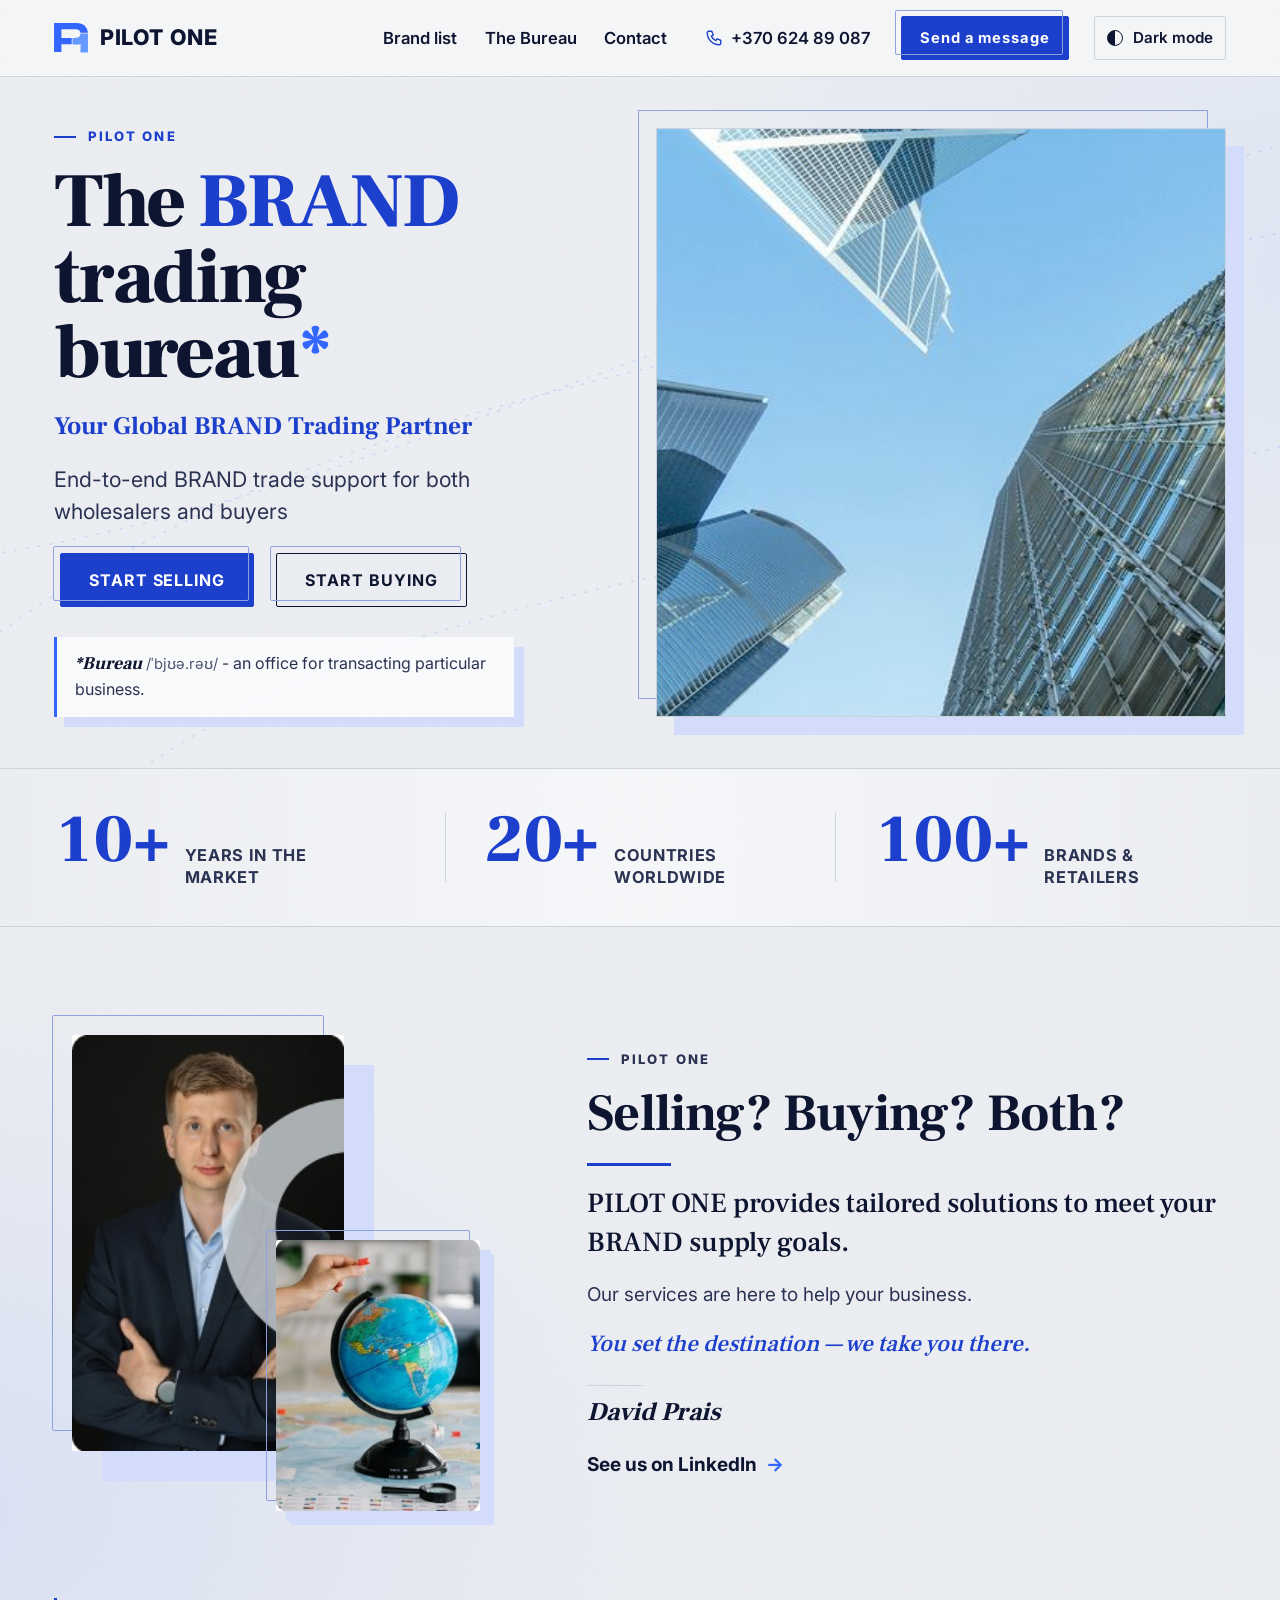
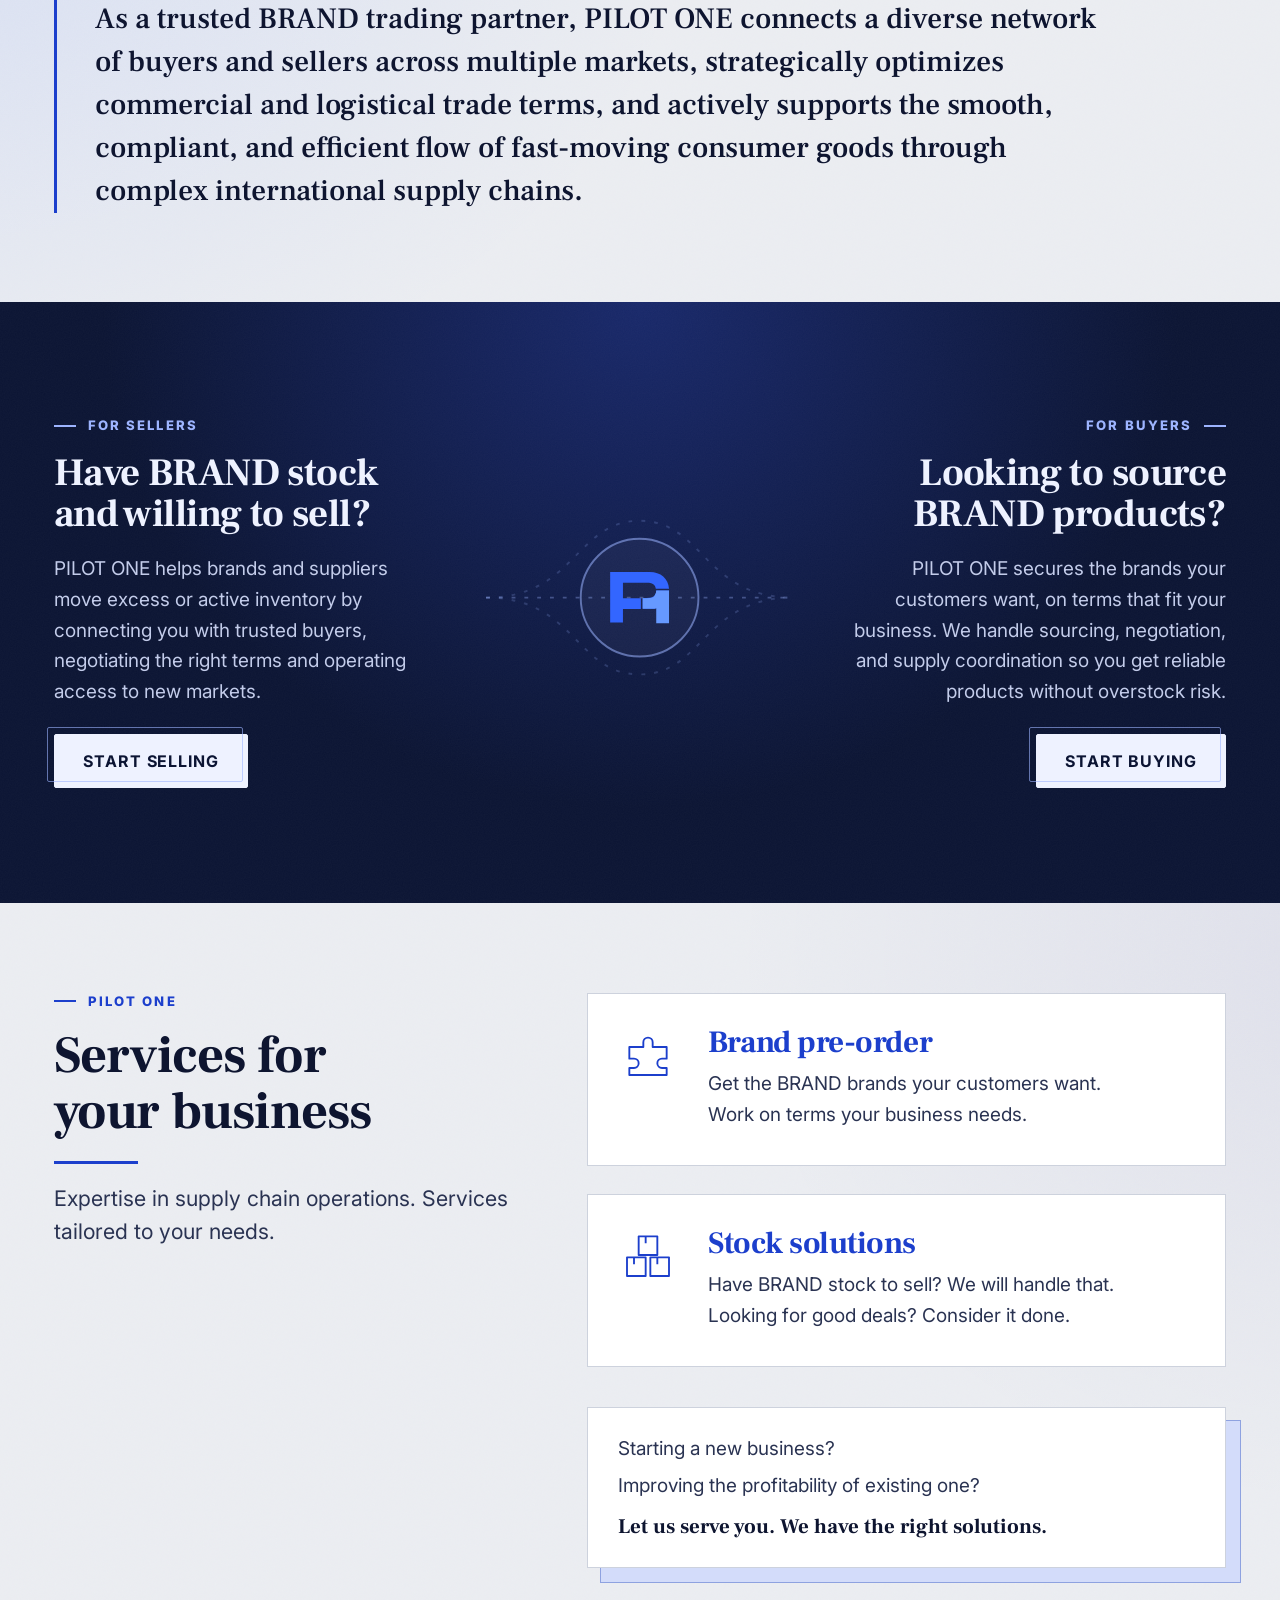
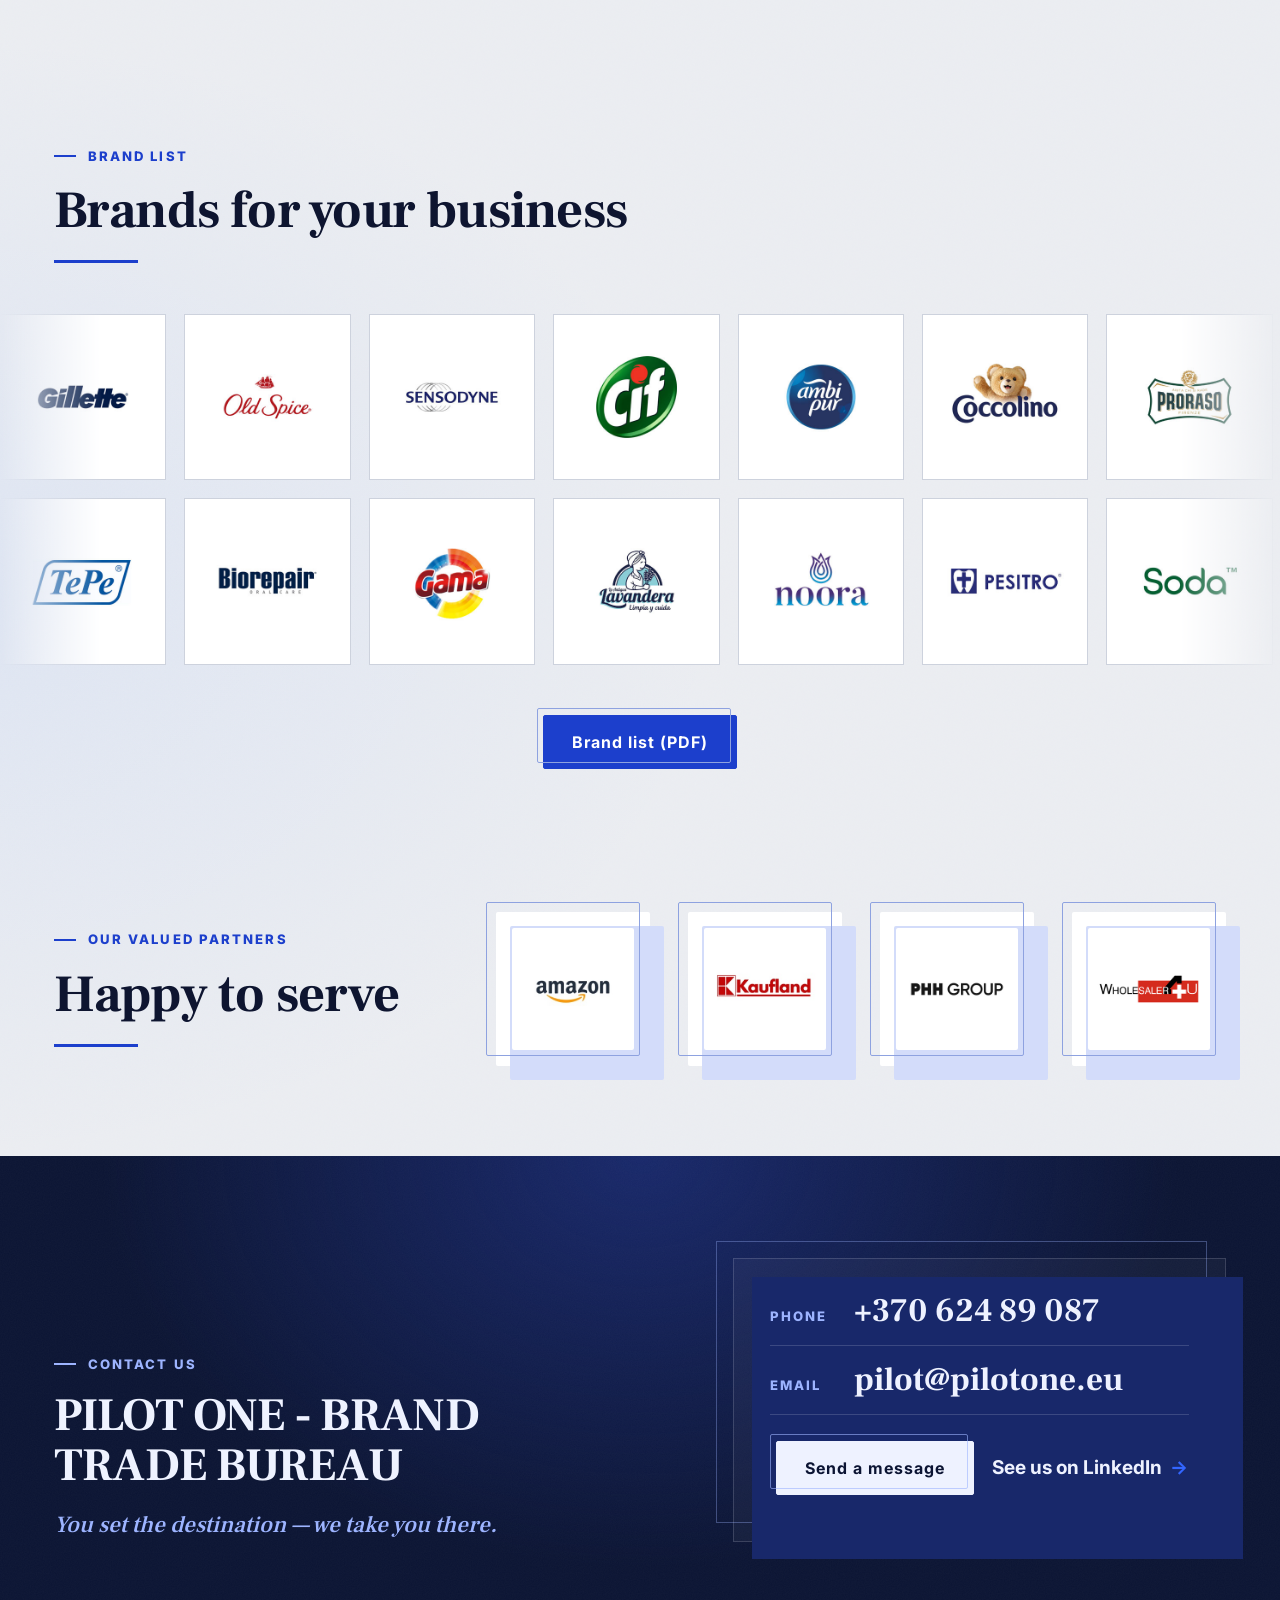
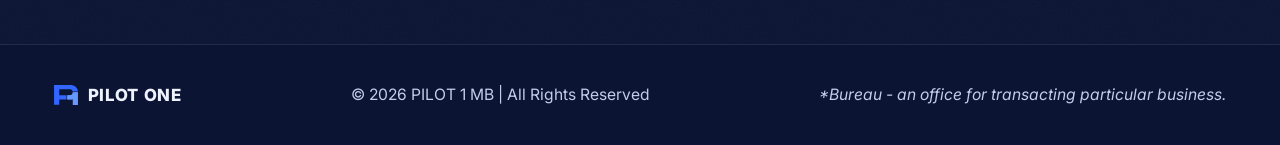
<file: c/index.html>
<!doctype html>
<html lang="en">
<head>
<meta charset="utf-8">
<meta name="viewport" content="width=device-width, initial-scale=1, viewport-fit=cover">
<title>P1-C · Pilot One | The BRAND trading bureau</title>
<meta name="description" content="PILOT ONE provides tailored solutions to meet your BRAND supply goals. You set the destination — we take you there.">
<meta name="robots" content="noindex, nofollow">
<meta name="theme-color" content="#ECEEF2" media="(prefers-color-scheme: light)">
<meta name="theme-color" content="#0A0F24" media="(prefers-color-scheme: dark)">
<link rel="icon" href="../img/p1-icon.svg" type="image/svg+xml">
<script>try{var t=localStorage.getItem('p1-theme');if(t==='light'||t==='dark')document.documentElement.setAttribute('data-theme',t)}catch(e){}</script>
<link rel="preconnect" href="https://fonts.googleapis.com">
<link rel="preconnect" href="https://fonts.gstatic.com" crossorigin>
<link rel="stylesheet" href="https://fonts.googleapis.com/css2?family=Frank+Ruhl+Libre:wght@500;700;900&family=Inter:wght@400..800&display=swap">
<link rel="stylesheet" href="../v/base.css"><link rel="stylesheet" href="../v/a.css"><link rel="stylesheet" href="../v/c.css">
<script src="../script.js" defer></script>
</head>
<body>
<a class="skip" href="#main">Skip to content</a>

<header class="head">
  <div class="wrap head-in">
    <a class="brand" href="#top" aria-label="PILOT ONE, home">
      <svg class="mark" viewBox="0 0 23.07 20" aria-hidden="true"><path d="M15.47,0H0V19.74H5V14.47h7V10.21H5v-6h9c1.41,0,3.52,0,3.85,2.33H23C22.72,2.57,19.73,0,15.47,0ZM18,7.23h0a2.9,2.9,0,0,1-.71,2.13L17,9.59l-.14.09a1.050,1.050,0,0,1-.21.12l-.22.1-.31.11-.15,0-.33.07-.33,0a10.71,10.71,0,0,1-1.24.05H12.7v4.25h3.09l.32,0h0l.31,0,.31,0a8.630,8.630,0,0,0,.91-.16l.29-.08A6.750,6.750,0,0,0,23,7.25v0Z" transform="translate(0.03)" class="m1"/><path d="M23,7.24V20H18V14.14l-.29.08a8.63,8.63,0,0,1-.91.16l-.31,0-.31,0h0l-.32,0H12.7V10.21h1.37a10.71,10.71,0,0,0,1.24-.05l.33,0,.33-.07.15,0,.31-.11.22-.1a1.05,1.05,0,0,0,.21-.12L17,9.59l.25-.22A2.9,2.9,0,0,0,18,7.24H23Z" transform="translate(0.03)" class="m2"/></svg>
      <span class="word">PILOT ONE</span>
    </a>
    <nav class="nav" aria-label="Main">
      <ul>
        <li><a href="#brands">Brand list</a></li>
        <li><a href="#bureau">The Bureau</a></li>
        <li><a href="#contact">Contact</a></li>
      </ul>
    </nav>
    <a class="tel" href="tel:+37062489087"><svg viewBox="0 0 24 24" aria-hidden="true"><path d="M5 3h4l2 5-2.5 1.5a11 11 0 0 0 6 6L16 13l5 2v4a2 2 0 0 1-2 2A16 16 0 0 1 3 5a2 2 0 0 1 2-2z"/></svg><span>+370 624 89 087</span></a>
    <a class="btn small" href="mailto:pilot@pilotone.eu">Send a message</a>
    <button class="tbtn" id="theme-btn" type="button" aria-pressed="false"><span class="dot" aria-hidden="true"></span><span class="tl">Dark mode</span></button>
  </div>
</header>

<main id="main" tabindex="-1">
  <span id="top"></span>

  <!-- HERO: the name and the promise, the two ways in (sell, buy), their own definition of "bureau" -->
  <section class="hero" aria-labelledby="hero-h">
    <svg class="routes" viewBox="0 0 900 600" preserveAspectRatio="none" aria-hidden="true"><path d="M-40 520 C 180 300, 420 260, 960 120"/><path d="M-40 420 C 240 380, 520 180, 960 40"/><path d="M60 640 C 260 420, 640 420, 960 300"/></svg>
    <div class="hero-copy">
      <p class="eyebrow">PILOT ONE</p>
      <h1 id="hero-h">The <span class="hi">BRAND</span> trading bureau<a class="ast" href="#bureau-def" aria-label="What a bureau is">*</a></h1>
      <p class="sub">Your Global BRAND Trading Partner</p>
      <p class="lead">End-to-end BRAND trade support for both wholesalers and buyers</p>
      <div class="actions">
        <a class="btn" href="#sellers">START SELLING</a>
        <a class="btn ghost" href="#buyers">START BUYING</a>
      </div>
      <p class="def" id="bureau-def"><span class="w">*Bureau</span> <span class="ipa">/ˈbjʊə.rəʊ/</span> <span class="m">- an office for transacting particular business.</span></p>
    </div>
    <figure class="hero-photo"><span class="hp-frame" aria-hidden="true"></span><img src="../img/glass-towers.jpg" srcset="../img/glass-towers-960.jpg 960w, ../img/glass-towers.jpg 1920w" sizes="(max-width: 1080px) 100vw, 55vw" width="1920" height="775" alt="Glass office towers seen from below against a blue sky" fetchpriority="high"></figure>
  </section>

  <!-- FACTS: their own three numbers -->
  <section class="facts" aria-label="PILOT ONE in numbers">
    <ul class="wrap">
      <li><span class="n" data-count="10">10+</span><span class="k">years in the market</span></li>
      <li><span class="n" data-count="20">20+</span><span class="k">countries worldwide</span></li>
      <li><span class="n" data-count="100">100+</span><span class="k">brands &amp; retailers</span></li>
    </ul>
  </section>

  <!-- THE BUREAU: David's note, his photo, the work in one paragraph -->
  <section class="sec bureau" id="bureau" aria-labelledby="bureau-h">
    <div class="wrap split">
      <div class="photos">
        <figure class="depth lg p-david"><img src="../img/david-prais.jpg" width="200" height="306" alt="David Prais of PILOT ONE" loading="lazy"></figure>
        <figure class="depth sm p-globe"><img src="../img/globe-map.jpg" width="200" height="266" alt="A hand pinning a destination on a globe" loading="lazy"></figure>
      </div>
      <div class="note">
        <p class="eyebrow">PILOT ONE</p>
        <h2 id="bureau-h">Selling? Buying? Both?</h2>
        <p class="big">PILOT ONE provides tailored solutions to meet your BRAND supply goals.</p>
        <p>Our services are here to help your business.</p>
        <p class="dest">You set the destination — we take you there.</p>
        <p class="sign">David Prais</p>
        <a class="more" href="https://www.linkedin.com/in/davidprais/" target="_blank" rel="noopener">See us on LinkedIn</a>
      </div>
    </div>
    <div class="wrap">
      <p class="statement">As a trusted BRAND trading partner, PILOT ONE connects a diverse network of buyers and sellers across multiple markets, strategically optimizes commercial and logistical trade terms, and actively supports the smooth, compliant, and efficient flow of fast-moving consumer goods through complex international supply chains.</p>
    </div>
  </section>

  <!-- THE MOMENT: sellers on one side, buyers on the other, goods flowing through PILOT ONE -->
  <section class="band flow" aria-label="For sellers and for buyers">
    <div class="wrap flow-grid">
      <article class="side" id="sellers">
        <p class="eyebrow">For Sellers</p>
        <h2>Have BRAND stock and willing to sell?</h2>
        <p>PILOT ONE helps brands and suppliers move excess or active inventory by connecting you with trusted buyers, negotiating the right terms and operating access to new markets.</p>
        <a class="btn light" href="mailto:pilot@pilotone.eu?subject=Selling%20BRAND%20stock">START SELLING</a>
      </article>
      <div class="hub" aria-hidden="true">
        <svg viewBox="0 0 240 240">
          <path class="track" d="M0 120 H240"/>
          <path class="track t2" d="M0 120 C 70 120, 70 60, 120 60 S 170 120, 240 120"/>
          <path class="track t2" d="M0 120 C 70 120, 70 180, 120 180 S 170 120, 240 120"/>
          <circle class="ring" cx="120" cy="120" r="46"/>
          <g transform="translate(97 100) scale(2)"><path class="m1" d="M15.47,0H0V19.74H5V14.47h7V10.21H5v-6h9c1.41,0,3.52,0,3.85,2.33H23C22.72,2.57,19.73,0,15.47,0ZM18,7.23h0a2.9,2.9,0,0,1-.71,2.13L17,9.59l-.14.09a1.05,1.05,0,0,1-.21.12l-.22.1-.31.11-.15,0-.33.07-.33,0a10.71,10.71,0,0,1-1.24.05H12.7v4.25h3.09l.32,0h0l.31,0,.31,0a8.63,8.63,0,0,0,.91-.16l.29-.08A6.75,6.75,0,0,0,23,7.25v0Z"/><path class="m2" d="M23,7.24V20H18V14.14l-.29.08a8.63,8.63,0,0,1-.91.16l-.31,0-.31,0h0l-.32,0H12.7V10.21h1.37a10.71,10.71,0,0,0,1.24-.05l.33,0,.33-.07.15,0,.31-.11.22-.1a1.05,1.05,0,0,0,.21-.12L17,9.59l.25-.22A2.9,2.9,0,0,0,18,7.24H23Z"/></g>
          <rect class="box b1" x="-6" y="-6" width="12" height="12"/><rect class="box b2" x="-6" y="-6" width="12" height="12"/><rect class="box b3" x="-6" y="-6" width="12" height="12"/>
        </svg>
      </div>
      <article class="side" id="buyers">
        <p class="eyebrow">For Buyers</p>
        <h2>Looking to source BRAND products?</h2>
        <p>PILOT ONE secures the brands your customers want, on terms that fit your business. We handle sourcing, negotiation, and supply coordination so you get reliable products without overstock risk.</p>
        <a class="btn light" href="mailto:pilot@pilotone.eu?subject=Sourcing%20BRAND%20products">START BUYING</a>
      </article>
    </div>
  </section>

  <!-- SERVICES: the two services, then who they are for -->
  <section class="sec services" aria-labelledby="svc-h">
    <div class="wrap svc-grid">
      <div class="svc-head">
        <p class="eyebrow">PILOT ONE</p>
        <h2 id="svc-h">Services for your business</h2>
        <p class="lead">Expertise in supply chain operations. Services tailored to your needs.</p>
      </div>
      <ul class="svc-list">
        <li>
          <svg viewBox="0 0 48 48" aria-hidden="true"><path d="M8 18h12v-4a4 4 0 1 1 8 0v4h12v10h-4a4 4 0 1 0 0 8h4v6H8V36h4a4 4 0 1 0 0-8H8z"/></svg>
          <div><h3>Brand pre-order</h3><p>Get the BRAND brands your customers want.</p><p>Work on terms your business needs.</p></div>
        </li>
        <li>
          <svg viewBox="0 0 48 48" aria-hidden="true"><path d="M6 26h16v16H6zM26 26h16v16H26zM16 8h16v16H16z"/><path d="M12 26v6M32 26v6M22 8v6"/></svg>
          <div><h3>Stock solutions</h3><p>Have BRAND stock to sell? We will handle that.</p><p>Looking for good deals? Consider it done.</p></div>
        </li>
      </ul>
      <aside class="start">
        <p>Starting a new business?</p>
        <p>Improving the profitability of existing one?</p>
        <p class="strong">Let us serve you. We have the right solutions.</p>
      </aside>
    </div>
  </section>

  <!-- BRANDS: the brand list as two slow, opposite rails of logos -->
  <section class="sec brands" id="brands" aria-labelledby="brands-h">
    <div class="wrap">
      <p class="eyebrow">Brand list</p>
      <h2 id="brands-h">Brands for your business</h2>
    </div>
    <div class="marquee" data-marquee>
      <ul class="row r1">
        <li><img src="../img/brand-gillette.jpg" alt="Gillette" width="300" height="300" loading="lazy"></li>
        <li><img src="../img/brand-oldspice.jpg" alt="Old Spice" width="300" height="300" loading="lazy"></li>
        <li><img src="../img/brand-sensodyne.jpg" alt="Sensodyne" width="300" height="300" loading="lazy"></li>
        <li><img src="../img/brand-cif.jpg" alt="Cif" width="300" height="300" loading="lazy"></li>
        <li><img src="../img/brand-ambipur.jpg" alt="Ambi Pur" width="300" height="300" loading="lazy"></li>
        <li><img src="../img/brand-coccolino.jpg" alt="Coccolino" width="300" height="300" loading="lazy"></li>
        <li><img src="../img/brand-proraso.jpg" alt="Proraso" width="300" height="300" loading="lazy"></li>
        <li><img src="../img/brand-wahl.jpg" alt="Wahl Professional" width="300" height="300" loading="lazy"></li>
      </ul>
      <ul class="row r2">
        <li><img src="../img/brand-tepe.jpg" alt="TePe" width="300" height="300" loading="lazy"></li>
        <li><img src="../img/brand-biorepair.jpg" alt="Biorepair" width="300" height="300" loading="lazy"></li>
        <li><img src="../img/brand-gama.jpg" alt="Gama" width="300" height="300" loading="lazy"></li>
        <li><img src="../img/brand-lavandera.jpg" alt="La Antigua Lavandera" width="300" height="300" loading="lazy"></li>
        <li><img src="../img/brand-noora.jpg" alt="Noora" width="300" height="300" loading="lazy"></li>
        <li><img src="../img/brand-pesitro.jpg" alt="Pesitro" width="300" height="300" loading="lazy"></li>
        <li><img src="../img/brand-biosoda.jpg" alt="Soda" width="300" height="300" loading="lazy"></li>
      </ul>
      <p class="brandlist" style="margin-top:2rem;text-align:center"><a class="btn" href="https://pilotone.eu/wp-content/uploads/2026/06/PILOT_ONE_Brand_List.pdf" target="_blank" rel="noopener">Brand list (PDF)</a></p>
    </div>
  </section>

  <!-- PARTNERS -->
  <section class="sec partners" aria-labelledby="partners-h">
    <div class="wrap partners-in">
      <div>
        <p class="eyebrow">Our valued Partners</p>
        <h2 id="partners-h">Happy to serve</h2>
      </div>
      <ul class="plogos">
        <li class="depth sm"><img src="../img/amazon_small.jpg" alt="Amazon" width="300" height="300" loading="lazy"></li>
        <li class="depth sm"><img src="../img/kaufland_small.jpg" alt="Kaufland" width="300" height="300" loading="lazy"></li>
        <li class="depth sm"><img src="../img/phh_small.jpg" alt="PHH Group" width="300" height="300" loading="lazy"></li>
        <li class="depth sm"><img src="../img/w4u_small.jpg" alt="Wholesaler4U" width="300" height="300" loading="lazy"></li>
      </ul>
    </div>
  </section>

  <!-- CONTACT -->
  <section class="band contact" id="contact" aria-labelledby="contact-h">
    <div class="wrap contact-in">
      <div>
        <p class="eyebrow">CONTACT US</p>
        <h2 id="contact-h">PILOT ONE - BRAND TRADE BUREAU</h2>
        <p class="dest">You set the destination — we take you there.</p>
      </div>
      <dl class="reach">
        <div><dt>Phone</dt><dd><a href="tel:+37062489087">+370 624 89 087</a></dd></div>
        <div><dt>Email</dt><dd><a href="mailto:pilot@pilotone.eu">pilot@pilotone.eu</a></dd></div>
        <div class="actions"><a class="btn light" href="mailto:pilot@pilotone.eu">Send a message</a><a class="more light" href="https://www.linkedin.com/in/davidprais/" target="_blank" rel="noopener">See us on LinkedIn</a></div>
      </dl>
    </div>
  </section>
</main>
<nav class="quick" aria-label="Quick actions">
  <a href="tel:+37062489087" aria-label="Call +370 624 89 087"><svg viewBox="0 0 24 24" aria-hidden="true"><path d="M5 3h4l2 5-2.5 1.5a11 11 0 0 0 6 6L16 13l5 2v4a2 2 0 0 1-2 2A16 16 0 0 1 3 5a2 2 0 0 1 2-2z"/></svg>Call</a>
  <a href="#brands"><svg viewBox="0 0 24 24" aria-hidden="true"><path d="M4 5h7v7H4zM13 5h7v7h-7zM4 14h7v6H4zM13 14h7v6h-7z"/></svg>Brand list</a>
  <a class="primary" href="mailto:pilot@pilotone.eu"><svg viewBox="0 0 24 24" aria-hidden="true"><path d="M3 6h18v12H3zM3 6l9 7 9-7"/></svg>Send a message</a>
</nav>

<footer class="foot">
  <div class="wrap foot-in">
    <span class="brand foot-brand"><img class="mark" src="../img/p1-icon.svg" alt="" width="23" height="20">PILOT ONE</span>
    <p>© 2026 PILOT 1 MB | All Rights Reserved</p>
    <p class="fdef">*Bureau - an office for transacting particular business.</p>
  </div>
</footer>
</body>
</html>
</file>
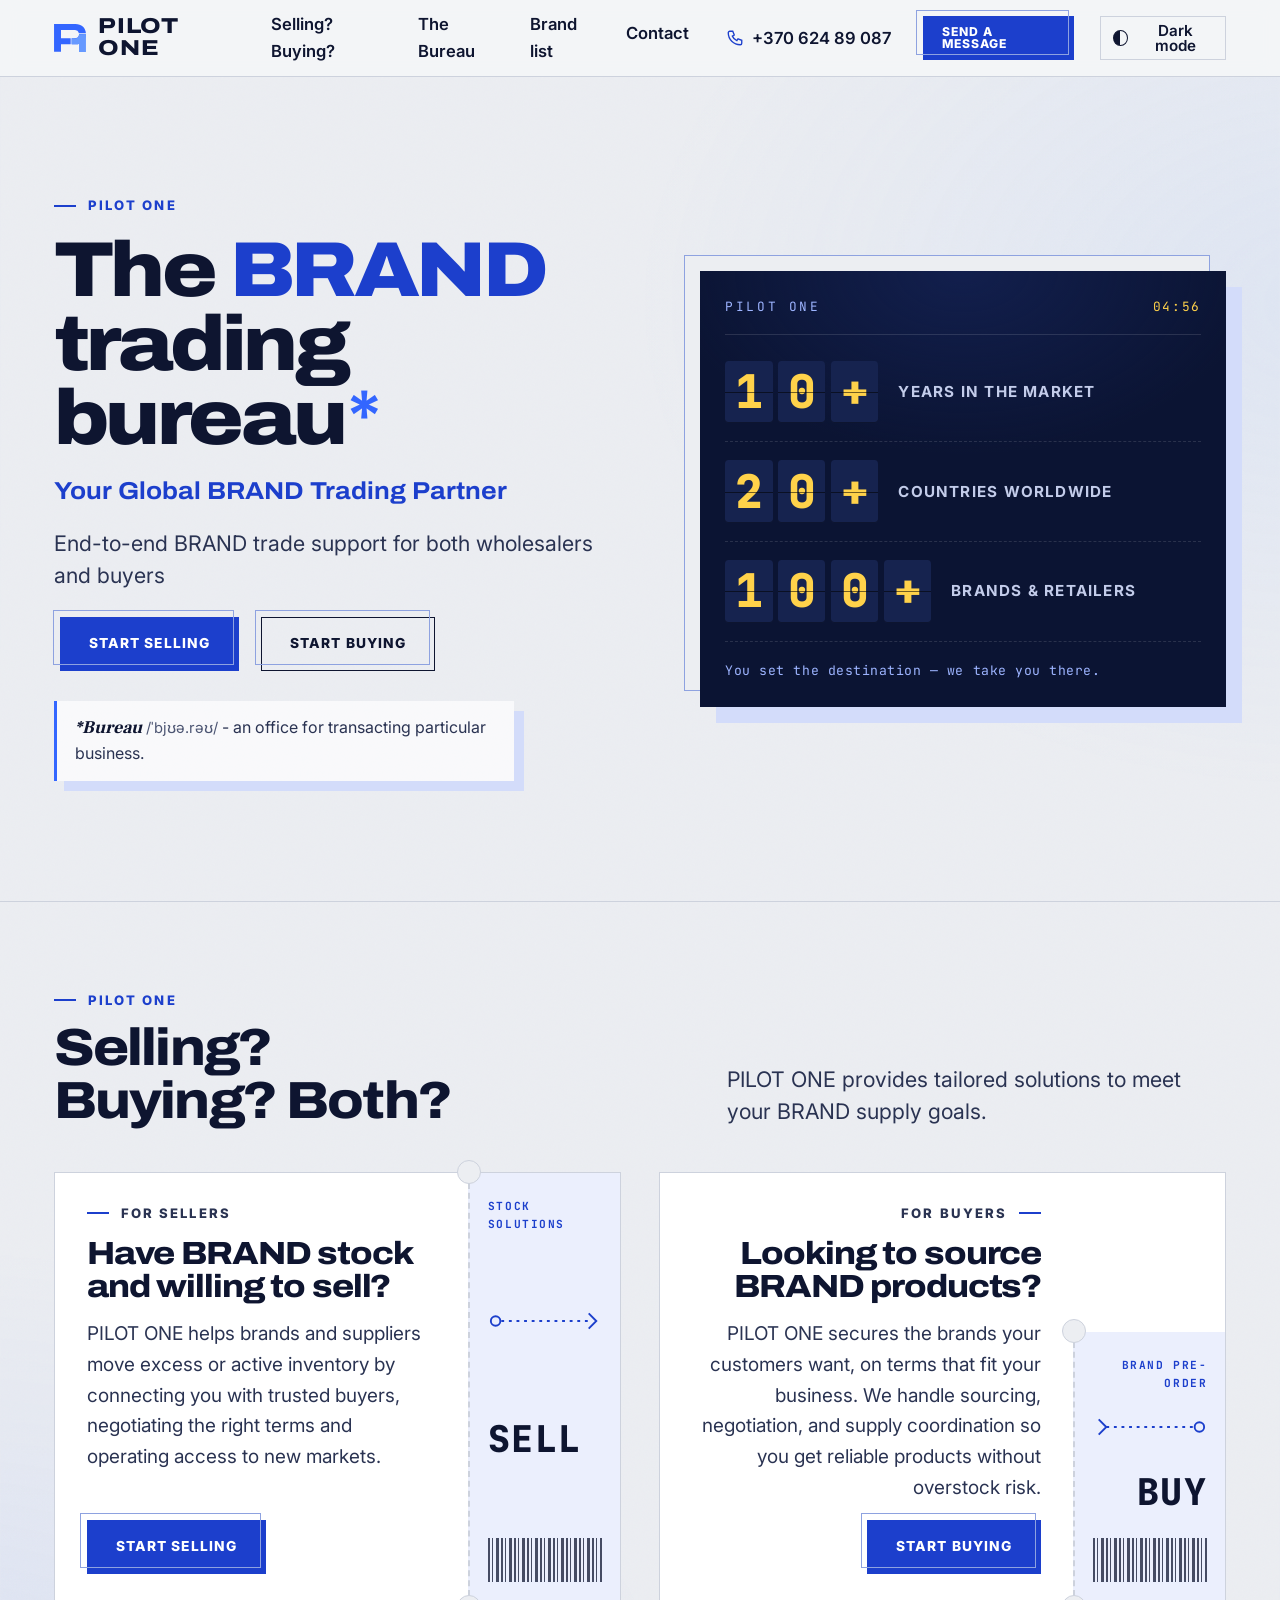
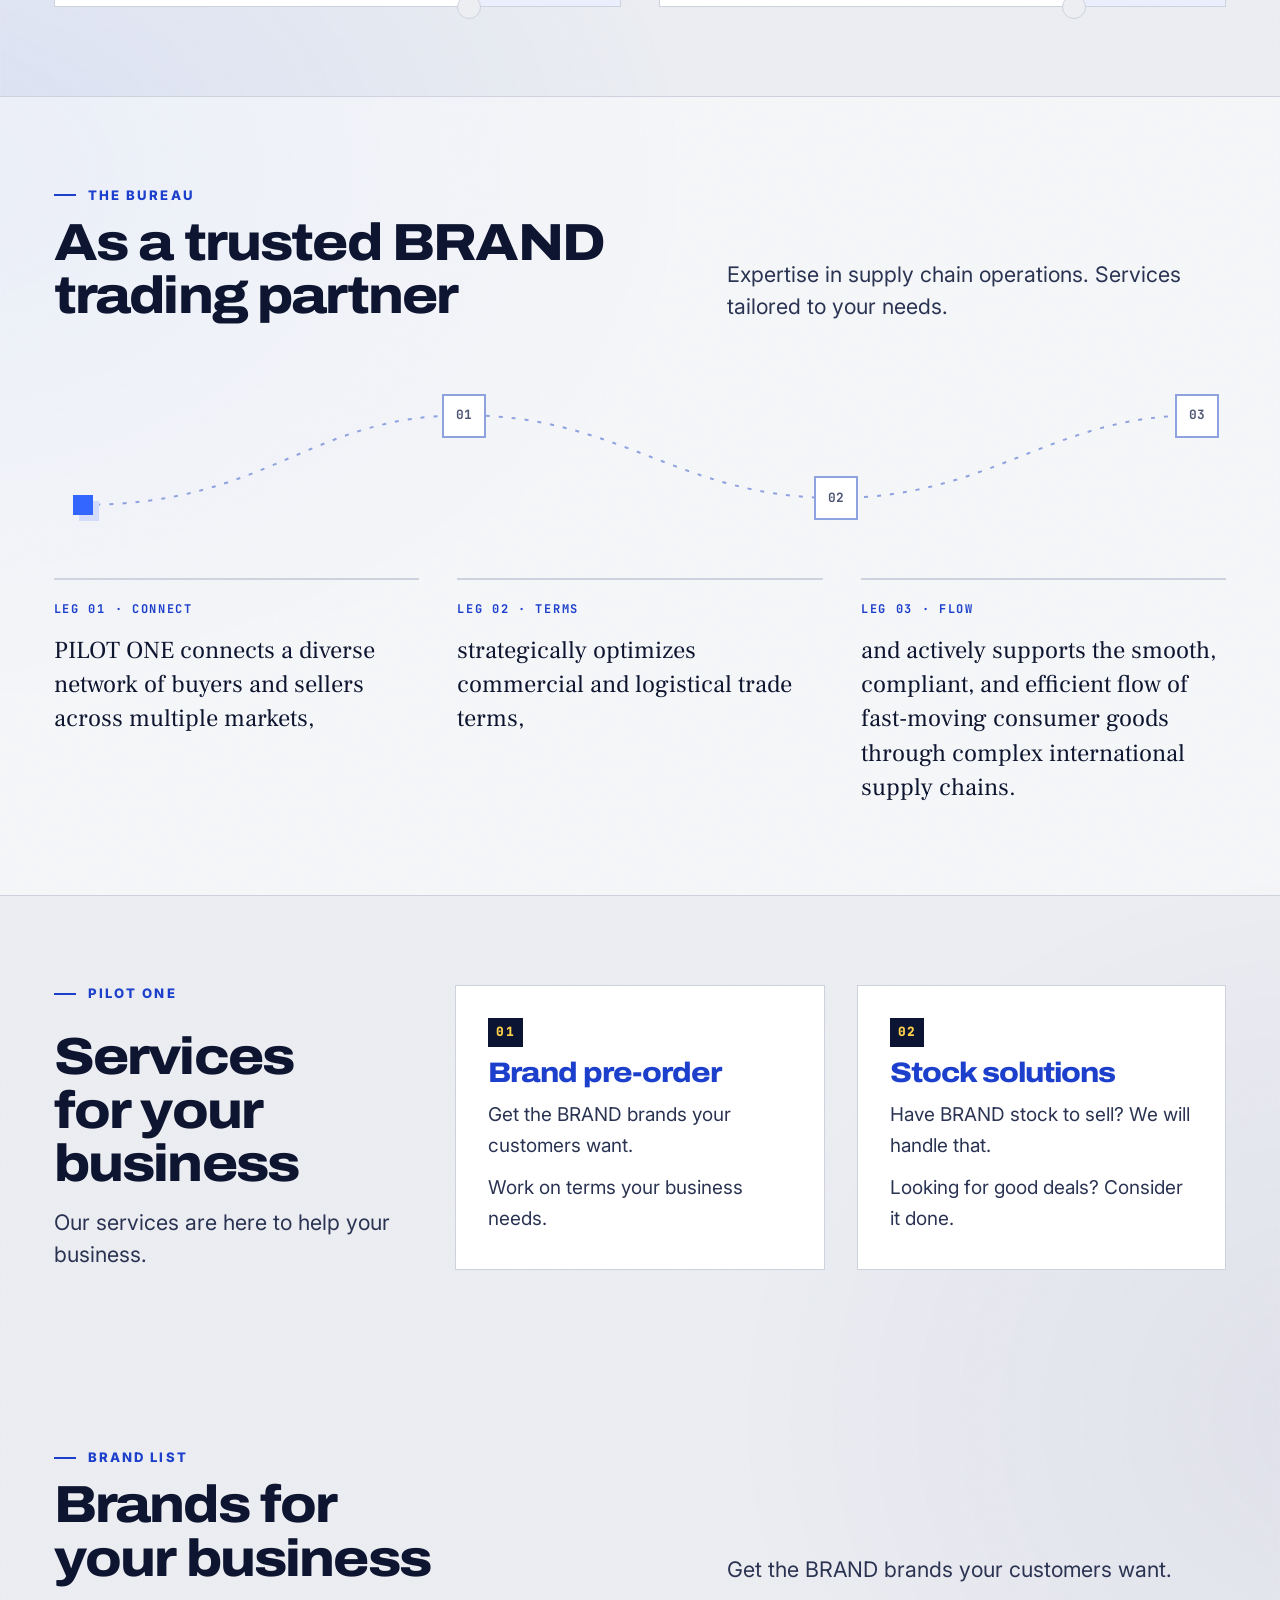
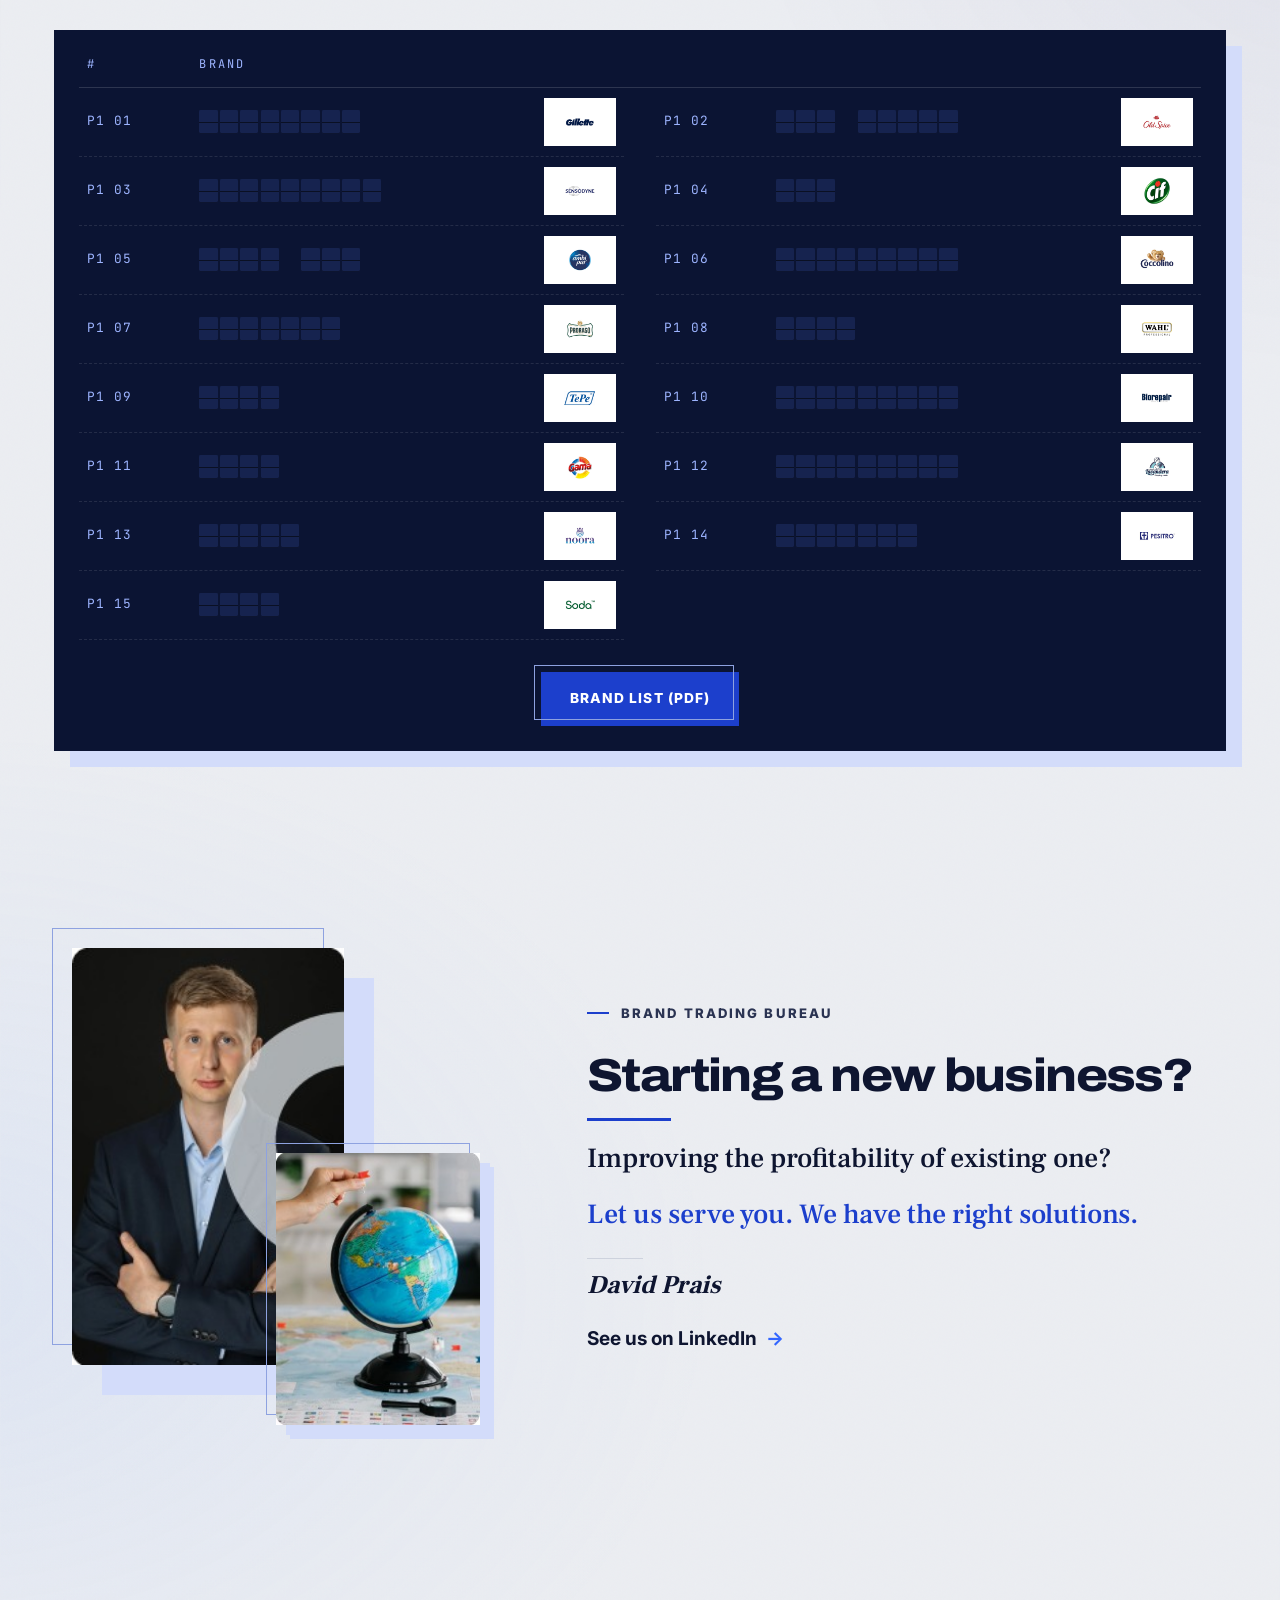
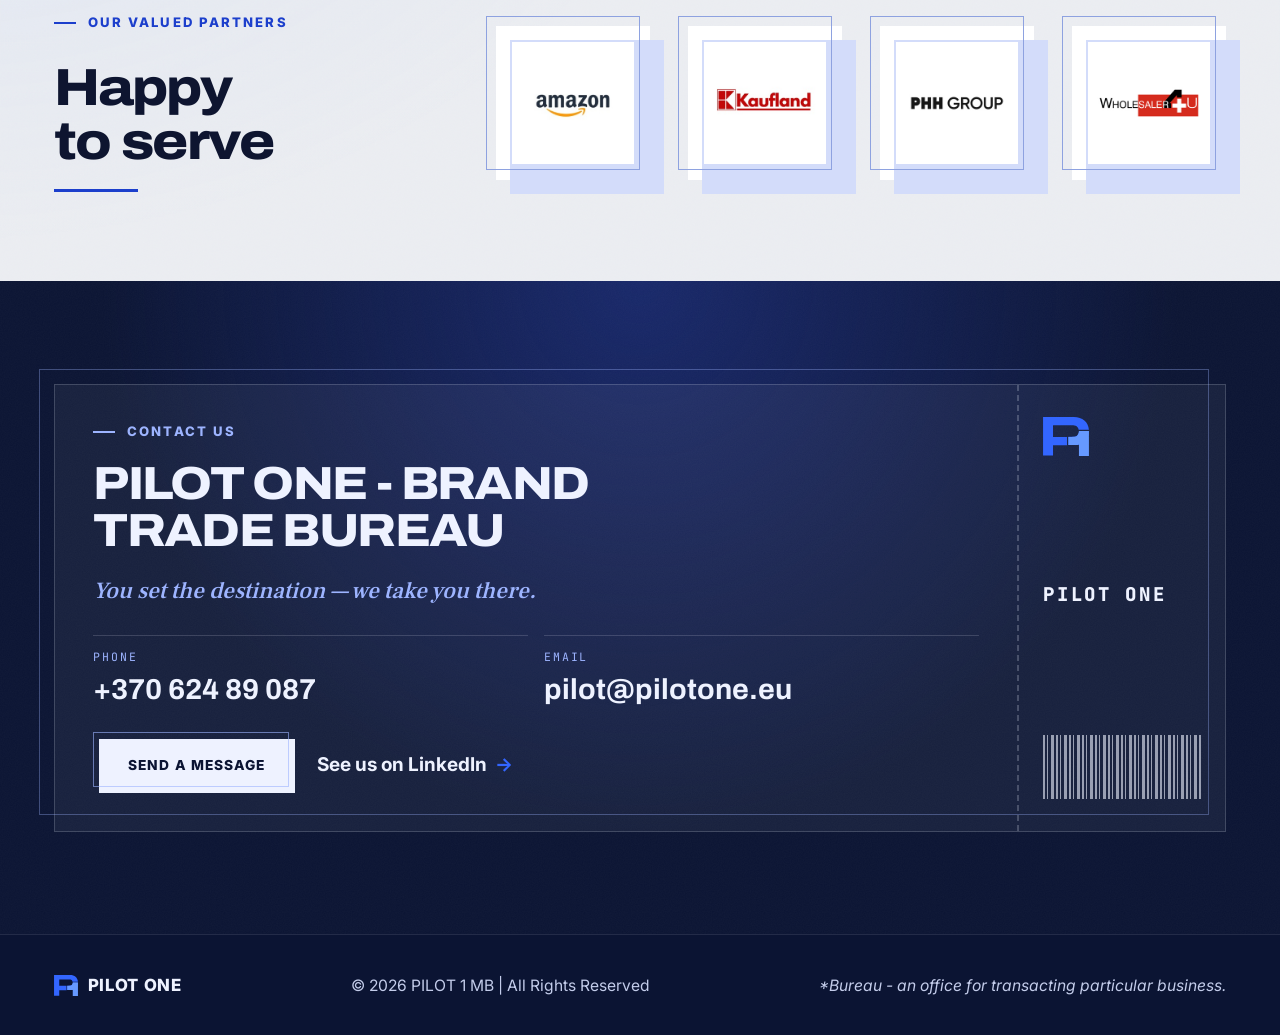
<file: e/index.html>
<!doctype html>
<html lang="en">
<head>
<meta charset="utf-8">
<meta name="viewport" content="width=device-width, initial-scale=1, viewport-fit=cover">
<title>P1-E · Pilot One | The BRAND trading bureau</title>
<meta name="description" content="PILOT ONE provides tailored solutions to meet your BRAND supply goals. You set the destination — we take you there.">
<meta name="robots" content="noindex, nofollow">
<link rel="icon" href="../img/p1-icon.svg" type="image/svg+xml">
<script>try{var t=localStorage.getItem('p1-theme');if(t==='light'||t==='dark')document.documentElement.setAttribute('data-theme',t)}catch(e){}</script>
<link rel="preconnect" href="https://fonts.googleapis.com"><link rel="preconnect" href="https://fonts.gstatic.com" crossorigin>
<link rel="stylesheet" href="https://fonts.googleapis.com/css2?family=Archivo:wdth,wght@100..125,400..900&family=Frank+Ruhl+Libre:wght@500;700;900&family=Inter:wght@400..800&family=JetBrains+Mono:wght@500;700;800&display=swap">
<link rel="stylesheet" href="../v/base.css">
<link rel="stylesheet" href="../v/a.css">
<link rel="stylesheet" href="e.css">
<script src="e.js" defer></script>
</head>
<body>
<a class="skip" href="#main">Skip to content</a>

<header class="head">
  <div class="wrap head-in">
    <a class="brand" href="#top" aria-label="PILOT ONE, home">
      <img class="mark" src="../img/p1-icon.svg" alt="" width="34" height="30">
      <span class="word">PILOT ONE</span>
    </a>
    <nav class="nav" aria-label="Main"><ul><li><a href="#tickets">Selling? Buying?</a></li><li><a href="#route">The Bureau</a></li><li><a href="#brands">Brand list</a></li><li><a href="#contact">Contact</a></li></ul></nav>
    <a class="tel" href="tel:+37062489087"><svg viewBox="0 0 24 24" aria-hidden="true"><path d="M5 3h4l2 5-2.5 1.5a11 11 0 0 0 6 6L16 13l5 2v4a2 2 0 0 1-2 2A16 16 0 0 1 3 5a2 2 0 0 1 2-2z"/></svg><span>+370 624 89 087</span></a>
    <a class="btn small" href="mailto:pilot@pilotone.eu">Send a message</a>
    <button class="tbtn" id="theme-btn" type="button" aria-pressed="false"><span class="dot" aria-hidden="true"></span><span class="tl">Dark mode</span></button>
  </div>
</header>

<!-- flight path: a route line down the page that shows where you are; each stop jumps to its section -->
<nav class="flightpath" aria-label="Sections">
  <span class="fp-line" aria-hidden="true"><span class="fp-fill"></span></span>
  <a href="#top" data-for="top"><i></i><span>Bureau</span></a>
  <a href="#tickets" data-for="tickets"><i></i><span>Sell / Buy</span></a>
  <a href="#route" data-for="route"><i></i><span>How</span></a>
  <a href="#brands" data-for="brands"><i></i><span>Brands</span></a>
  <a href="#bureau" data-for="bureau"><i></i><span>David</span></a>
  <a href="#contact" data-for="contact"><i></i><span>Contact</span></a>
</nav>

<main id="main" tabindex="-1">
  <!-- HERO: the bureau and its departures board -->
  <section class="hero-e" id="top" aria-labelledby="hero-h">
    <div class="wrap hero-e-in">
      <div class="hero-copy-e">
        <p class="eyebrow">PILOT ONE</p>
        <h1 id="hero-h">The <span class="hi">BRAND</span> trading bureau<a class="ast" href="#bureau-def" aria-label="What a bureau is">*</a></h1>
        <p class="sub">Your Global BRAND Trading Partner</p>
        <p class="lead">End-to-end BRAND trade support for both wholesalers and buyers</p>
        <div class="actions"><a class="btn" href="#sellers">START SELLING</a><a class="btn ghost" href="#buyers">START BUYING</a></div>
        <p class="def" id="bureau-def"><span class="w">*Bureau</span> <span class="ipa">/ˈbjʊə.rəʊ/</span> <span class="m">- an office for transacting particular business.</span></p>
      </div>
      <div class="board" aria-label="PILOT ONE in numbers">
        <div class="board-top"><span class="mono">PILOT ONE</span><span class="mono clock" aria-hidden="true">--:--</span></div>
        <ul>
          <li><span class="flap mono" data-flap="10+" aria-hidden="true"></span><span class="sr">10+</span><span class="k">years in the market</span></li>
          <li><span class="flap mono" data-flap="20+" aria-hidden="true"></span><span class="sr">20+</span><span class="k">countries worldwide</span></li>
          <li><span class="flap mono" data-flap="100+" aria-hidden="true"></span><span class="sr">100+</span><span class="k">brands &amp; retailers</span></li>
        </ul>
        <p class="board-foot mono">You set the destination — we take you there.</p>
      </div>
    </div>
  </section>

  <!-- TICKETS: one for sellers, one for buyers -->
  <section class="sec tickets" id="tickets" aria-labelledby="tk-h">
    <div class="wrap">
      <div class="sec-head-e">
        <div><p class="eyebrow">PILOT ONE</p><h2 id="tk-h">Selling? Buying? Both?</h2></div>
        <p class="lead">PILOT ONE provides tailored solutions to meet your BRAND supply goals.</p>
      </div>
      <div class="ticket-grid">
        <article class="ticket" id="sellers">
          <div class="t-main">
            <p class="eyebrow">For Sellers</p>
            <h3>Have BRAND stock and willing to sell?</h3>
            <p>PILOT ONE helps brands and suppliers move excess or active inventory by connecting you with trusted buyers, negotiating the right terms and operating access to new markets.</p>
            <a class="btn" href="mailto:pilot@pilotone.eu?subject=Selling%20BRAND%20stock">START SELLING</a>
          </div>
          <div class="t-stub" aria-hidden="true">
            <span class="mono lbl">Stock solutions</span>
            <svg class="route-ic" viewBox="0 0 120 40"><circle cx="8" cy="20" r="5"/><path d="M14 20h92" stroke-dasharray="3 5"/><path d="M106 12l8 8-8 8"/></svg>
            <span class="code mono">SELL</span>
            <span class="bars"></span>
          </div>
        </article>
        <article class="ticket" id="buyers">
          <div class="t-main">
            <p class="eyebrow">For Buyers</p>
            <h3>Looking to source BRAND products?</h3>
            <p>PILOT ONE secures the brands your customers want, on terms that fit your business. We handle sourcing, negotiation, and supply coordination so you get reliable products without overstock risk.</p>
            <a class="btn" href="mailto:pilot@pilotone.eu?subject=Sourcing%20BRAND%20products">START BUYING</a>
          </div>
          <div class="t-stub" aria-hidden="true">
            <span class="mono lbl">Brand pre-order</span>
            <svg class="route-ic" viewBox="0 0 120 40"><path d="M6 12l8 8-8 8"/><path d="M14 20h92" stroke-dasharray="3 5"/><circle cx="112" cy="20" r="5"/></svg>
            <span class="code mono">BUY</span>
            <span class="bars"></span>
          </div>
        </article>
      </div>
    </div>
  </section>

  <!-- THE ROUTE: their statement as three legs; a parcel travels the map as you scroll past (it never holds the page) -->
  <section class="sec route" id="route" aria-labelledby="route-h">
    <div class="wrap">
      <div class="sec-head-e">
        <div><p class="eyebrow">The Bureau</p><h2 id="route-h">As a trusted BRAND trading partner</h2></div>
        <p class="lead">Expertise in supply chain operations. Services tailored to your needs.</p>
      </div>
      <div class="map" aria-hidden="true">
        <svg viewBox="0 0 1200 260" preserveAspectRatio="none">
          <path class="map-path" d="M30 200 C 220 200, 260 70, 420 70 S 640 190, 800 190 S 1020 70, 1170 70"/>
        </svg>
        <span class="parcel"></span>
        <span class="wp w1"><b class="mono">01</b></span><span class="wp w2"><b class="mono">02</b></span><span class="wp w3"><b class="mono">03</b></span>
      </div>
      <ol class="legs">
        <li class="leg"><span class="mono no">Leg 01 · Connect</span><p>PILOT ONE connects a diverse network of buyers and sellers across multiple markets,</p></li>
        <li class="leg"><span class="mono no">Leg 02 · Terms</span><p>strategically optimizes commercial and logistical trade terms,</p></li>
        <li class="leg"><span class="mono no">Leg 03 · Flow</span><p>and actively supports the smooth, compliant, and efficient flow of fast-moving consumer goods through complex international supply chains.</p></li>
      </ol>
    </div>
  </section>

  <!-- SERVICES -->
  <section class="sec services-e" aria-labelledby="svc-h">
    <div class="wrap svc-e">
      <div><p class="eyebrow">PILOT ONE</p><h2 id="svc-h">Services for your business</h2><p class="lead">Our services are here to help your business.</p></div>
      <article class="svc-card"><span class="mono tag">01</span><h3>Brand pre-order</h3><p>Get the BRAND brands your customers want.</p><p>Work on terms your business needs.</p></article>
      <article class="svc-card"><span class="mono tag">02</span><h3>Stock solutions</h3><p>Have BRAND stock to sell? We will handle that.</p><p>Looking for good deals? Consider it done.</p></article>
    </div>
  </section>

  <!-- BRANDS: the departures board -->
  <section class="sec brands-e" id="brands" aria-labelledby="brands-h">
    <div class="wrap">
      <div class="sec-head-e">
        <div><p class="eyebrow">Brand list</p><h2 id="brands-h">Brands for your business</h2></div>
        <p class="lead">Get the BRAND brands your customers want.</p>
      </div>
      <div class="dep">
        <div class="dep-head mono" aria-hidden="true"><span>#</span><span>Brand</span><span></span></div>
        <ul class="dep-rows">
          <li><span class="mono n">P1 01</span><span class="flap mono" data-flap="GILLETTE" aria-hidden="true"></span><span class="sr">Gillette</span><img src="../img/brand-gillette.jpg" alt="" width="300" height="300" loading="lazy"></li>
          <li><span class="mono n">P1 02</span><span class="flap mono" data-flap="OLD SPICE" aria-hidden="true"></span><span class="sr">Old Spice</span><img src="../img/brand-oldspice.jpg" alt="" width="300" height="300" loading="lazy"></li>
          <li><span class="mono n">P1 03</span><span class="flap mono" data-flap="SENSODYNE" aria-hidden="true"></span><span class="sr">Sensodyne</span><img src="../img/brand-sensodyne.jpg" alt="" width="300" height="300" loading="lazy"></li>
          <li><span class="mono n">P1 04</span><span class="flap mono" data-flap="CIF" aria-hidden="true"></span><span class="sr">Cif</span><img src="../img/brand-cif.jpg" alt="" width="300" height="300" loading="lazy"></li>
          <li><span class="mono n">P1 05</span><span class="flap mono" data-flap="AMBI PUR" aria-hidden="true"></span><span class="sr">Ambi Pur</span><img src="../img/brand-ambipur.jpg" alt="" width="300" height="300" loading="lazy"></li>
          <li><span class="mono n">P1 06</span><span class="flap mono" data-flap="COCCOLINO" aria-hidden="true"></span><span class="sr">Coccolino</span><img src="../img/brand-coccolino.jpg" alt="" width="300" height="300" loading="lazy"></li>
          <li><span class="mono n">P1 07</span><span class="flap mono" data-flap="PRORASO" aria-hidden="true"></span><span class="sr">Proraso</span><img src="../img/brand-proraso.jpg" alt="" width="300" height="300" loading="lazy"></li>
          <li><span class="mono n">P1 08</span><span class="flap mono" data-flap="WAHL" aria-hidden="true"></span><span class="sr">Wahl Professional</span><img src="../img/brand-wahl.jpg" alt="" width="300" height="300" loading="lazy"></li>
          <li><span class="mono n">P1 09</span><span class="flap mono" data-flap="TEPE" aria-hidden="true"></span><span class="sr">TePe</span><img src="../img/brand-tepe.jpg" alt="" width="300" height="300" loading="lazy"></li>
          <li><span class="mono n">P1 10</span><span class="flap mono" data-flap="BIOREPAIR" aria-hidden="true"></span><span class="sr">Biorepair</span><img src="../img/brand-biorepair.jpg" alt="" width="300" height="300" loading="lazy"></li>
          <li><span class="mono n">P1 11</span><span class="flap mono" data-flap="GAMA" aria-hidden="true"></span><span class="sr">Gama</span><img src="../img/brand-gama.jpg" alt="" width="300" height="300" loading="lazy"></li>
          <li><span class="mono n">P1 12</span><span class="flap mono" data-flap="LAVANDERA" aria-hidden="true"></span><span class="sr">La Antigua Lavandera</span><img src="../img/brand-lavandera.jpg" alt="" width="300" height="300" loading="lazy"></li>
          <li><span class="mono n">P1 13</span><span class="flap mono" data-flap="NOORA" aria-hidden="true"></span><span class="sr">Noora</span><img src="../img/brand-noora.jpg" alt="" width="300" height="300" loading="lazy"></li>
          <li><span class="mono n">P1 14</span><span class="flap mono" data-flap="PESITRO" aria-hidden="true"></span><span class="sr">Pesitro</span><img src="../img/brand-pesitro.jpg" alt="" width="300" height="300" loading="lazy"></li>
          <li><span class="mono n">P1 15</span><span class="flap mono" data-flap="SODA" aria-hidden="true"></span><span class="sr">Soda</span><img src="../img/brand-biosoda.jpg" alt="" width="300" height="300" loading="lazy"></li>
        </ul>
      <p class="brandlist" style="margin-top:2rem;text-align:center"><a class="btn" href="https://pilotone.eu/wp-content/uploads/2026/06/PILOT_ONE_Brand_List.pdf" target="_blank" rel="noopener">Brand list (PDF)</a></p>
      </div>
    </div>
  </section>

  <!-- DAVID -->
  <section class="sec bureau" id="bureau" aria-labelledby="bureau-h">
    <div class="wrap split">
      <div class="photos">
        <figure class="depth lg p-david"><img src="../img/david-prais.jpg" width="200" height="306" alt="David Prais of PILOT ONE" loading="lazy"></figure>
        <figure class="depth sm p-globe"><img src="../img/globe-map.jpg" width="200" height="266" alt="A hand pinning a destination on a globe" loading="lazy"></figure>
      </div>
      <div class="note">
        <p class="eyebrow">BRAND trading bureau</p>
        <h2 id="bureau-h">Starting a new business?</h2>
        <p class="big">Improving the profitability of existing one?</p>
        <p class="big strong-e">Let us serve you. We have the right solutions.</p>
        <p class="sign">David Prais</p>
        <a class="more" href="https://www.linkedin.com/in/davidprais/" target="_blank" rel="noopener">See us on LinkedIn</a>
      </div>
    </div>
  </section>

  <!-- PARTNERS -->
  <section class="sec partners" aria-labelledby="partners-h">
    <div class="wrap partners-in">
      <div><p class="eyebrow">Our valued Partners</p><h2 id="partners-h">Happy to serve</h2></div>
      <ul class="plogos">
        <li class="depth sm"><img src="../img/amazon_small.jpg" alt="Amazon" width="300" height="300" loading="lazy"></li>
        <li class="depth sm"><img src="../img/kaufland_small.jpg" alt="Kaufland" width="300" height="300" loading="lazy"></li>
        <li class="depth sm"><img src="../img/phh_small.jpg" alt="PHH Group" width="300" height="300" loading="lazy"></li>
        <li class="depth sm"><img src="../img/w4u_small.jpg" alt="Wholesaler4U" width="300" height="300" loading="lazy"></li>
      </ul>
    </div>
  </section>

  <!-- CONTACT: the boarding pass -->
  <section class="band contact" id="contact" aria-labelledby="contact-h">
    <div class="wrap">
      <div class="pass">
        <div class="pass-main">
          <p class="eyebrow">CONTACT US</p>
          <h2 id="contact-h">PILOT ONE - BRAND TRADE BUREAU</h2>
          <p class="dest">You set the destination — we take you there.</p>
          <dl class="pass-rows">
            <div><dt class="mono">Phone</dt><dd><a href="tel:+37062489087">+370 624 89 087</a></dd></div>
            <div><dt class="mono">Email</dt><dd><a href="mailto:pilot@pilotone.eu">pilot@pilotone.eu</a></dd></div>
          </dl>
          <div class="actions"><a class="btn light" href="mailto:pilot@pilotone.eu">Send a message</a><a class="more light" href="https://www.linkedin.com/in/davidprais/" target="_blank" rel="noopener">See us on LinkedIn</a></div>
        </div>
        <div class="pass-stub" aria-hidden="true"><img src="../img/p1-icon.svg" alt="" width="46" height="40"><span class="mono">PILOT ONE</span><span class="bars"></span></div>
      </div>
    </div>
  </section>
</main>
<nav class="quick" aria-label="Quick actions">
  <a href="tel:+37062489087" aria-label="Call +370 624 89 087"><svg viewBox="0 0 24 24" aria-hidden="true"><path d="M5 3h4l2 5-2.5 1.5a11 11 0 0 0 6 6L16 13l5 2v4a2 2 0 0 1-2 2A16 16 0 0 1 3 5a2 2 0 0 1 2-2z"/></svg>Call</a>
  <a href="#brands"><svg viewBox="0 0 24 24" aria-hidden="true"><path d="M4 5h7v7H4zM13 5h7v7h-7zM4 14h7v6H4zM13 14h7v6h-7z"/></svg>Brand list</a>
  <a class="primary" href="mailto:pilot@pilotone.eu"><svg viewBox="0 0 24 24" aria-hidden="true"><path d="M3 6h18v12H3zM3 6l9 7 9-7"/></svg>Send a message</a>
</nav>
<footer class="foot">
  <div class="wrap foot-in">
    <span class="brand foot-brand"><img class="mark" src="../img/p1-icon.svg" alt="" width="23" height="20">PILOT ONE</span>
    <p>© 2026 PILOT 1 MB | All Rights Reserved</p>
    <p class="fdef">*Bureau - an office for transacting particular business.</p>
  </div>
</footer>
</body>
</html>
</file>
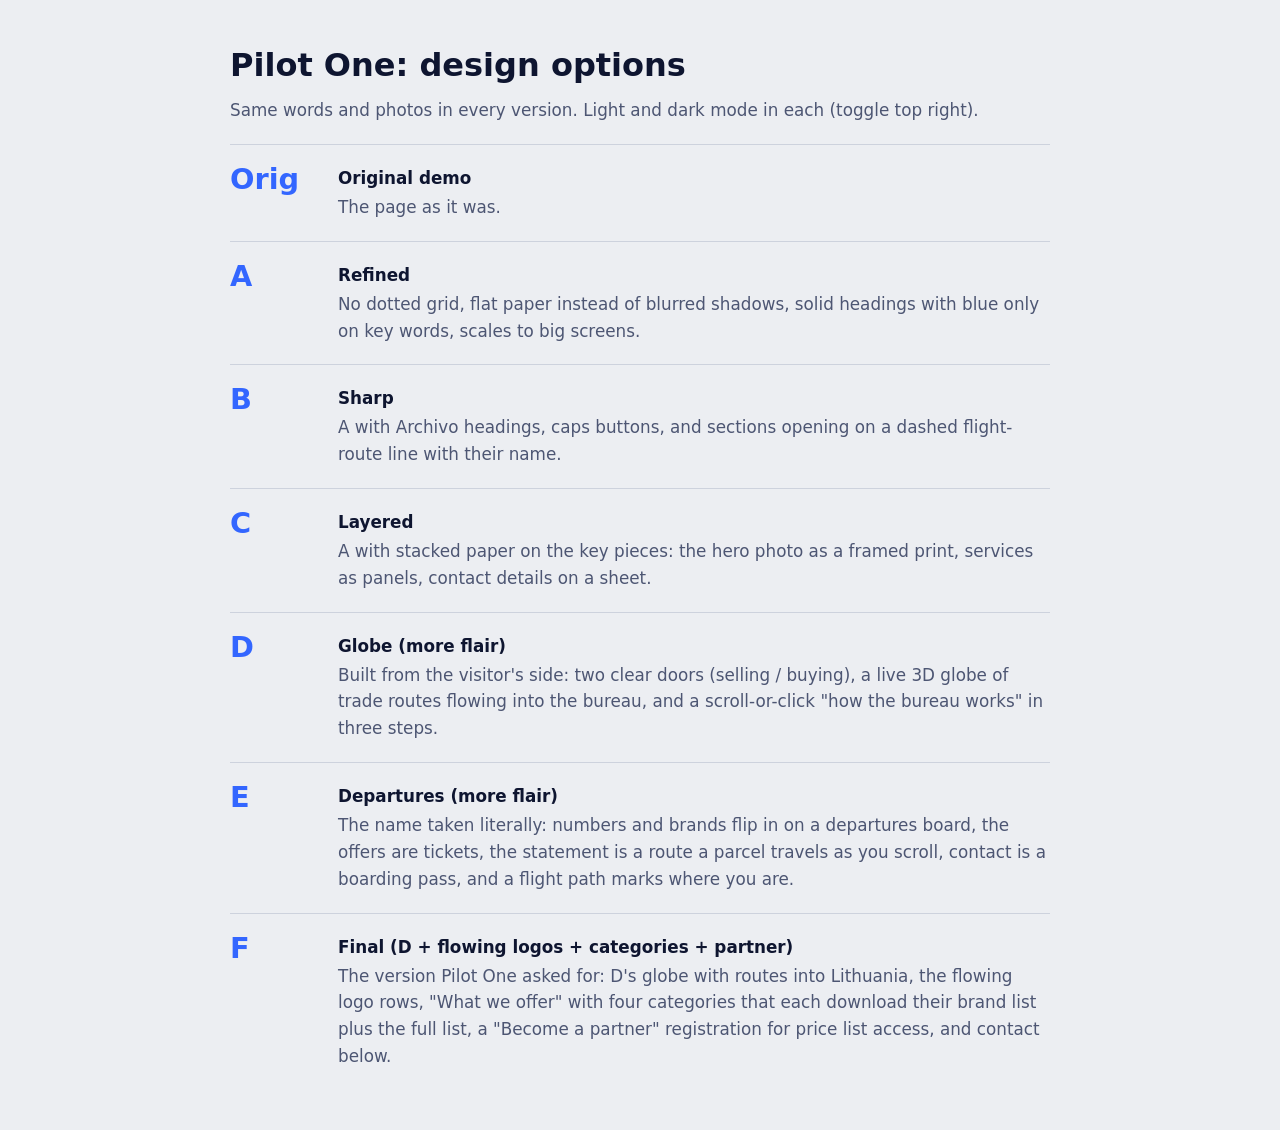
<file: options/index.html>
<!doctype html><html lang="en"><head><meta charset="utf-8"><meta name="viewport" content="width=device-width, initial-scale=1"><title>Pilot One design options</title><meta name="robots" content="noindex">
<style>body{margin:0;font:400 1.05rem/1.6 Inter,system-ui,sans-serif;background:#ECEEF2;color:#0E1530;display:grid;place-items:center;min-height:100vh}main{max-width:820px;padding:40px 24px}h1{font-size:2rem;margin:0 0 6px}p{color:#4D5673;margin:0 0 20px}a.v{display:grid;grid-template-columns:90px 1fr;gap:2px 18px;padding:20px 0;border-top:1px solid #CDD2DD;color:inherit;text-decoration:none}a.v:hover b{color:#1C3FCC}a.v span{grid-row:span 2;font:800 1.8rem/1 system-ui;color:#3366FF}a.v i{font-style:normal;color:#4D5673}</style></head>
<body><main><h1>Pilot One: design options</h1><p>Same words and photos in every version. Light and dark mode in each (toggle top right).</p>
<a class="v" href="../"><span>Orig</span><b>Original demo</b><i>The page as it was.</i></a>
<a class="v" href="../a/"><span>A</span><b>Refined</b><i>No dotted grid, flat paper instead of blurred shadows, solid headings with blue only on key words, scales to big screens.</i></a>
<a class="v" href="../b/"><span>B</span><b>Sharp</b><i>A with Archivo headings, caps buttons, and sections opening on a dashed flight-route line with their name.</i></a>
<a class="v" href="../c/"><span>C</span><b>Layered</b><i>A with stacked paper on the key pieces: the hero photo as a framed print, services as panels, contact details on a sheet.</i></a>
<a class="v" href="../d/"><span>D</span><b>Globe (more flair)</b><i>Built from the visitor's side: two clear doors (selling / buying), a live 3D globe of trade routes flowing into the bureau, and a scroll-or-click "how the bureau works" in three steps.</i></a>
<a class="v" href="../e/"><span>E</span><b>Departures (more flair)</b><i>The name taken literally: numbers and brands flip in on a departures board, the offers are tickets, the statement is a route a parcel travels as you scroll, contact is a boarding pass, and a flight path marks where you are.</i></a>
<a class="v" href="../final/"><span>F</span><b>Final (D + flowing logos + categories + partner)</b><i>The version Pilot One asked for: D's globe with routes into Lithuania, the flowing logo rows, "What we offer" with four categories that each download their brand list plus the full list, a "Become a partner" registration for price list access, and contact below.</i></a>
</main></body></html>
</file>
<file: style.css>
/* PILOT ONE home page demo. Built on Jax's studio system: grey ground, sharp corners, depth on photos,
   full width to 1760 px, one creative moment (the trade flow band), light first with a full dark palette,
   everything that moves is off under reduced motion. Colours come from the P1 logo (#3366FF / #6699FF). */
:root{
  --paper:#ECEEF2; --surface:#FFFFFF; --wash:#E2E6EF;
  --pool-a:rgba(51,102,255,.10); --pool-b:rgba(102,153,255,.10); --pool-c:rgba(21,5,120,.06);
  --ink:#0E1530; --ink-2:#2A3352; --muted:#4D5673;
  --brand:#1C3FCC; --brand-2:#3366FF; --accent:#3366FF;
  --btn-bg:#1C3FCC; --btn-fg:#FFFFFF; --btn-hover:#142F9E;
  --line:#CDD2DD; --frame:#8EA2E0; --sheet-a:#D3DCFA; --sheet-b:#DEE1E8;
  --shadow:0 1px 2px rgba(14,21,48,.06),0 18px 36px -24px rgba(14,21,48,.45);
  --band:#0B1433; --band-2:#18286A; --band-ink:#EEF2FF; --band-muted:#C3CCEA; --band-accent:#9DB4FF;
  --route:rgba(51,102,255,.16);
  --focus:#1C3FCC; --bar:rgba(244,245,248,.9);
  --gut:clamp(20px,4.2vw,80px); --max:1760px; --r:2px; --ease:cubic-bezier(.2,.7,.2,1);
  --sec:clamp(64px,7vw,120px);
  --f-head:"Frank Ruhl Libre","Times New Roman",Times,serif;
  --f-body:"Inter","Segoe UI","Helvetica Neue",system-ui,sans-serif;
}
@media (prefers-color-scheme:dark){:root:not([data-theme="light"]){
  color-scheme:dark;
  --paper:#0A0F24; --surface:#121A35; --wash:#10183A;
  --pool-a:rgba(51,102,255,.12); --pool-b:rgba(102,153,255,.07); --pool-c:rgba(157,180,255,.05);
  --ink:#E8ECFA; --ink-2:#CDD4EE; --muted:#A3ACCB;
  --brand:#93ABFF; --brand-2:#7D9BFF; --accent:#7D9BFF;
  --btn-bg:#93ABFF; --btn-fg:#0A0F24; --btn-hover:#B8C8FF;
  --line:#26305A; --frame:#4A5FA8; --sheet-a:#1A2758; --sheet-b:#151D3C;
  --shadow:0 1px 2px rgba(0,0,0,.3),0 18px 36px -24px rgba(0,0,0,.8);
  --band:#060A1A; --band-2:#13205A; --route:rgba(125,155,255,.18);
  --focus:#B8C8FF; --bar:rgba(10,15,36,.92);
}}
:root[data-theme="dark"]{
  color-scheme:dark;
  --paper:#0A0F24; --surface:#121A35; --wash:#10183A;
  --pool-a:rgba(51,102,255,.12); --pool-b:rgba(102,153,255,.07); --pool-c:rgba(157,180,255,.05);
  --ink:#E8ECFA; --ink-2:#CDD4EE; --muted:#A3ACCB;
  --brand:#93ABFF; --brand-2:#7D9BFF; --accent:#7D9BFF;
  --btn-bg:#93ABFF; --btn-fg:#0A0F24; --btn-hover:#B8C8FF;
  --line:#26305A; --frame:#4A5FA8; --sheet-a:#1A2758; --sheet-b:#151D3C;
  --shadow:0 1px 2px rgba(0,0,0,.3),0 18px 36px -24px rgba(0,0,0,.8);
  --band:#060A1A; --band-2:#13205A; --route:rgba(125,155,255,.18);
  --focus:#B8C8FF; --bar:rgba(10,15,36,.92);
}

/* ---------- base ---------- */
*,*::before,*::after{box-sizing:border-box}
html{scroll-behavior:smooth;scroll-padding-top:90px;-webkit-text-size-adjust:100%}
body{margin:0;background:var(--paper);color:var(--ink);font:400 1.1875rem/1.62 var(--f-body);-webkit-font-smoothing:antialiased}
img{max-width:100%;height:auto;display:block}
h1,h2,h3{font-family:var(--f-head);font-weight:700;line-height:1.08;letter-spacing:-.015em;margin:0;text-wrap:balance}
p{margin:0} ul,dl{margin:0;padding:0;list-style:none} figure{margin:0}
a{color:var(--brand);text-underline-offset:.2em}
a:hover{color:var(--accent)}
:focus-visible{outline:3px solid var(--focus);outline-offset:3px}
.band :focus-visible{outline-color:var(--band-accent)}
.wrap{width:100%;max-width:var(--max);margin-inline:auto;padding-inline:var(--gut)}
.sec{padding-block:var(--sec)}
.skip{position:absolute;left:12px;top:-60px;z-index:100;background:var(--surface);color:var(--ink);padding:12px 18px;border:2px solid var(--focus);font-weight:700}
.skip:focus{top:12px}
.eyebrow{display:flex;align-items:center;gap:12px;font:800 .82rem/1.3 var(--f-body);letter-spacing:.16em;text-transform:uppercase;color:var(--brand)}
.eyebrow::before{content:"";width:22px;height:2px;background:linear-gradient(90deg,var(--accent),var(--brand));flex:none}
.lead{font-size:clamp(1.15rem,1.02rem + .4vw,1.4rem);line-height:1.5;color:var(--ink-2)}

/* one continuous page background: blue pools + faint flight routes (detail, never boxes) */
main{position:relative;isolation:isolate;overflow-x:clip;background:
  radial-gradient(1000px 700px at 104% 4%,var(--pool-b),transparent 70%),
  radial-gradient(1100px 760px at -6% 30%,var(--pool-a),transparent 70%),
  radial-gradient(900px 800px at 106% 52%,var(--pool-c),transparent 70%),
  radial-gradient(1100px 800px at -4% 78%,var(--pool-b),transparent 70%),
  var(--paper)}
main::before{content:"";position:absolute;inset:0;z-index:-1;pointer-events:none;opacity:.5;
  background-image:radial-gradient(circle at 1px 1px,var(--route) 1.2px,transparent 1.6px);background-size:26px 26px;
  -webkit-mask-image:linear-gradient(180deg,#000 0%,transparent 22%,transparent 40%,#000 55%,transparent 72%);
          mask-image:linear-gradient(180deg,#000 0%,transparent 22%,transparent 40%,#000 55%,transparent 72%)}

/* ---------- buttons ---------- */
.actions{display:flex;flex-wrap:wrap;gap:16px 22px;align-items:center;padding:6px 0 0 6px}
.btn{--sweep:rgba(6,10,30,.24);position:relative;isolation:isolate;display:inline-flex;align-items:center;justify-content:center;min-height:54px;padding:0 28px;
  font:700 1rem/1 var(--f-body);letter-spacing:.06em;border-radius:var(--r);border:1.5px solid var(--btn-bg);background-color:var(--btn-bg);color:var(--btn-fg);text-decoration:none;cursor:pointer;
  background-image:linear-gradient(var(--sweep),var(--sweep));background-repeat:no-repeat;background-size:0% 100%;
  transition:background-size .4s var(--ease),color .3s,translate .25s var(--ease),scale .15s}
.btn::after{content:"";position:absolute;inset:-1.5px;border:1px solid var(--frame);border-radius:var(--r);transform:translate(-6px,-6px);z-index:-1;transition:transform .3s var(--ease),border-color .3s}
.btn:is(:hover,:focus-visible){background-size:100% 100%;color:var(--btn-fg);translate:0 -1px}
.btn:is(:hover,:focus-visible)::after{transform:translate(-2px,-2px);border-color:var(--accent)}
.btn:active{scale:.97}
.btn.ghost{--sweep:var(--ink);background-color:transparent;color:var(--ink);border-color:var(--ink)}
.btn.ghost:is(:hover,:focus-visible){color:var(--paper)}
.btn.small{min-height:44px;padding:0 18px;font-size:.92rem}
.btn.light{--sweep:rgba(255,255,255,.18);background-color:var(--band-ink);border-color:var(--band-ink);color:var(--band)}
.btn.light::after{border-color:rgba(157,180,255,.6)}
.btn.light:is(:hover,:focus-visible){color:var(--band)}
.more{display:inline-flex;align-items:center;gap:.45em;min-height:44px;font-weight:700;color:var(--ink);text-decoration:none;
  background:linear-gradient(var(--accent),var(--accent)) left bottom/0 1.5px no-repeat;transition:background-size .32s var(--ease),color .2s}
.more::after{content:"\2192";color:var(--accent);transition:transform .2s}
.more:is(:hover,:focus-visible){color:var(--brand);background-size:100% 1.5px}
.more:is(:hover,:focus-visible)::after{transform:translateX(4px)}
.more.light{color:var(--band-ink)}

/* ---------- header ---------- */
.head{position:sticky;top:0;z-index:60;background:var(--bar);backdrop-filter:blur(10px);border-bottom:1px solid var(--line);transition:box-shadow .35s}
.head.js-scrolled{box-shadow:0 12px 32px -26px rgba(14,21,48,.55)}
.head-in{display:flex;align-items:center;gap:clamp(14px,2vw,32px);min-height:76px}
.brand{display:inline-flex;align-items:center;gap:12px;margin-right:auto;text-decoration:none;color:var(--ink);min-height:44px}
.brand .mark{width:34px;height:auto}
.mark .m1,.hub .m1{fill:#3366FF} .mark .m2,.hub .m2{fill:#6699FF}
.brand .word{font:800 1.35rem/1 var(--f-body);letter-spacing:.04em}
.nav ul{display:flex;gap:clamp(4px,1.2vw,22px)}
.nav a,.tel{display:flex;align-items:center;gap:8px;min-height:44px;padding:0 6px;font-weight:600;font-size:1.04rem;color:var(--ink);text-decoration:none;
  background:linear-gradient(var(--accent),var(--accent)) left bottom/0 2px no-repeat;transition:background-size .28s var(--ease),color .2s}
.nav a:hover,.tel:hover{background-size:100% 2px;color:var(--ink)}
.tel{font-variant-numeric:lining-nums;white-space:nowrap}
.tel svg{width:18px;height:18px;fill:none;stroke:var(--brand);stroke-width:1.8}
.tbtn{display:inline-flex;align-items:center;gap:10px;min-height:44px;min-width:44px;padding:0 12px;background:transparent;border:1px solid var(--line);border-radius:var(--r);color:var(--ink);font:600 .95rem/1 var(--f-body);cursor:pointer}
.tbtn:hover{border-color:var(--brand)}
.tbtn .dot{width:16px;height:16px;border-radius:50%;border:1.5px solid currentColor;background:linear-gradient(90deg,currentColor 50%,transparent 50%);transition:transform .5s var(--ease)}
.tbtn:hover .dot{transform:rotate(-30deg)}

/* ---------- hero ---------- */
.hero{position:relative;display:grid;grid-template-columns:minmax(0,1fr) minmax(0,1.1fr);min-height:clamp(560px,40vw,720px)}
.routes{position:absolute;inset:0;width:100%;height:100%;z-index:0;pointer-events:none}
.routes path{fill:none;stroke:var(--route);stroke-width:1.5;stroke-dasharray:2 10;stroke-linecap:round;vector-effect:non-scaling-stroke}
.hero-copy{position:relative;z-index:1;align-self:center;display:flex;flex-direction:column;gap:20px;padding-block:clamp(40px,4vw,72px);
  padding-left:max(var(--gut),calc((100vw - var(--max))/2 + var(--gut)));padding-right:clamp(24px,4vw,72px)}
.hero h1{font-size:clamp(3rem,1.6rem + 4vw,6.2rem);font-weight:900;line-height:.98;letter-spacing:-.025em;
  background:linear-gradient(105deg,var(--ink) 30%,var(--brand) 95%);-webkit-background-clip:text;background-clip:text;color:transparent}
.ast{color:var(--accent);-webkit-text-fill-color:var(--accent);text-decoration:none;font-weight:700;margin-left:.04em;display:inline-block;transition:transform .3s var(--ease)}
.ast:hover{transform:translateY(-4px) rotate(20deg)}
.hero .sub{font:700 clamp(1.3rem,1.1rem + .6vw,1.75rem)/1.25 var(--f-head);color:var(--brand)}
.hero .lead{max-width:36ch}
.def{margin-top:10px;max-width:46ch;padding:14px 18px;border-left:3px solid var(--accent);background:color-mix(in srgb,var(--surface) 70%,transparent);
  font-size:1rem;color:var(--ink-2);box-shadow:var(--shadow)}
.def .w{font:italic 700 1.12rem/1 var(--f-head);color:var(--ink)}
.def .ipa{color:var(--muted);font-size:.92rem}
.hero-photo{position:relative;overflow:hidden}
.hero-photo img{position:absolute;inset:0;width:100%;height:100%;object-fit:cover;object-position:50% 40%;
  -webkit-mask-image:linear-gradient(90deg,transparent 0%,#000 26%);mask-image:linear-gradient(90deg,transparent 0%,#000 26%)}
.hero-photo::after{content:"";position:absolute;inset:0;background:linear-gradient(200deg,transparent 40%,color-mix(in srgb,var(--brand) 22%,transparent));pointer-events:none}

/* ---------- facts ---------- */
.facts{border-block:1px solid var(--line);background:linear-gradient(90deg,transparent,color-mix(in srgb,var(--surface) 55%,transparent) 50%,transparent)}
.facts ul{display:grid;grid-template-columns:repeat(3,minmax(0,1fr))}
.facts li{display:flex;align-items:baseline;gap:16px;padding:clamp(26px,3vw,44px) 0;position:relative}
.facts li + li{padding-left:clamp(20px,3vw,56px)}
.facts li + li::before{content:"";position:absolute;left:0;top:28%;bottom:28%;width:1px;background:var(--line)}
.facts .n{font:900 clamp(2.8rem,1.8rem + 3vw,4.8rem)/1 var(--f-head);color:var(--brand);font-variant-numeric:lining-nums tabular-nums;letter-spacing:-.02em}
.facts .k{font-weight:700;font-size:1.02rem;letter-spacing:.04em;text-transform:uppercase;color:var(--ink-2);max-width:12ch;line-height:1.3}

/* ---------- the bureau ---------- */
.split{display:grid;grid-template-columns:minmax(0,5fr) minmax(0,7fr);gap:clamp(40px,6vw,120px);align-items:center}
.photos{position:relative;display:grid;grid-template-columns:repeat(12,minmax(0,1fr));padding:18px 30px 70px 18px}
.p-david{grid-column:1 / 9;grid-row:1}
.p-globe{grid-column:7 / 13;grid-row:1;align-self:end;margin-bottom:-60px;z-index:2;box-shadow:var(--shadow)}
.depth{position:relative;isolation:isolate;--dx:24px;--dy:24px;--fx:-16px;--fy:-16px}
.depth::before,.depth::after{content:"";position:absolute;inset:0;z-index:-1;border-radius:var(--r);pointer-events:none;transition:transform .6s var(--ease)}
.depth::before{background:linear-gradient(135deg,var(--sheet-a),var(--sheet-b));transform:translate(var(--dx),var(--dy))}
.depth::after{border:1px solid var(--frame);transform:translate(var(--fx),var(--fy))}
.depth:hover::before{transform:translate(calc(var(--dx) + 6px),calc(var(--dy) + 6px))}
.depth:hover::after{transform:translate(calc(var(--fx) - 6px),calc(var(--fy) - 6px))}
.depth img{width:100%;border-radius:var(--r)}
.depth.sm{--dx:14px;--dy:14px;--fx:-10px;--fy:-10px}
.depth.lg{--dx:30px;--dy:30px;--fx:-20px;--fy:-20px}
.note{display:flex;flex-direction:column;gap:18px;max-width:60ch}
.note h2,.svc-head h2,.brands h2,.partners h2{font-size:clamp(2.3rem,1.5rem + 2.2vw,3.8rem);
  background:linear-gradient(100deg,var(--ink) 25%,var(--brand) 100%);-webkit-background-clip:text;background-clip:text;color:transparent}
.note h2::after,.svc-head h2::after,.brands h2::after,.partners h2::after{content:"";display:block;width:84px;height:3px;margin-top:.4em;background:linear-gradient(90deg,var(--brand),var(--accent))}
.note .big{font:500 clamp(1.35rem,1.1rem + .8vw,1.9rem)/1.4 var(--f-head);color:var(--ink)}
.note p{color:var(--ink-2)}
.dest{font:italic 500 clamp(1.2rem,1.05rem + .5vw,1.5rem)/1.4 var(--f-head);color:var(--brand)!important}
.sign{font:italic 700 1.6rem/1 var(--f-head);color:var(--ink)!important;margin-top:6px}
.sign::before{content:"";display:block;width:56px;height:1px;background:var(--line);margin-bottom:14px}
.statement{margin-top:clamp(56px,6vw,110px);max-width:62ch;font:500 clamp(1.35rem,1.05rem + 1vw,2.1rem)/1.45 var(--f-head);color:var(--ink);padding-left:clamp(20px,3vw,48px);border-left:3px solid;border-image:linear-gradient(180deg,var(--accent),var(--brand)) 1}

/* ---------- the moment: trade flow band ---------- */
.band{position:relative;color:var(--band-ink);background:radial-gradient(60% 120% at 50% 0%,var(--band-2),transparent 70%),var(--band);overflow:hidden}
.band::after{content:"";position:absolute;inset:0;pointer-events:none;opacity:.5;background-image:url("data:image/svg+xml;utf8,<svg xmlns='http://www.w3.org/2000/svg' width='180' height='180'><filter id='n'><feTurbulence type='fractalNoise' baseFrequency='.85' numOctaves='2' stitchTiles='stitch'/><feColorMatrix values='0 0 0 0 1  0 0 0 0 1  0 0 0 0 1  0 0 0 .06 0'/></filter><rect width='100%' height='100%' filter='url(%23n)'/></svg>")}
.band .wrap{position:relative;z-index:1}
.band .eyebrow{color:var(--band-accent)}
.band .eyebrow::before{background:var(--band-accent)}
.flow{padding-block:clamp(80px,9vw,150px)}
.flow-grid{display:grid;grid-template-columns:minmax(0,1fr) clamp(240px,24vw,400px) minmax(0,1fr);gap:clamp(28px,4vw,72px);align-items:center}
.side{display:flex;flex-direction:column;gap:18px}
.side h2{font-size:clamp(1.8rem,1.3rem + 1.4vw,2.7rem);color:var(--band-ink)}
.side p{color:var(--band-muted)}
.side .btn{align-self:flex-start;margin-top:8px}
#buyers{text-align:right;align-items:flex-end}
#buyers .eyebrow{flex-direction:row-reverse}
#buyers .btn{align-self:flex-end}
.hub svg{width:100%;height:auto;overflow:visible}
.hub .track{fill:none;stroke:rgba(157,180,255,.35);stroke-width:1.5;stroke-dasharray:3 7}
.hub .t2{stroke:rgba(157,180,255,.2)}
.hub .ring{fill:rgba(255,255,255,.04);stroke:rgba(157,180,255,.55);stroke-width:1.5}
.hub .box{fill:var(--band-accent);opacity:0;offset-rotate:0deg}
.hub .b1{offset-path:path("M0 120 H240")}
.hub .b2{offset-path:path("M0 120 C 70 120, 70 60, 120 60 S 170 120, 240 120")}
.hub .b3{offset-path:path("M0 120 C 70 120, 70 180, 120 180 S 170 120, 240 120")}

/* ---------- services ---------- */
.svc-grid{display:grid;grid-template-columns:minmax(0,5fr) minmax(0,7fr);gap:40px clamp(40px,6vw,120px);align-items:start}
.svc-head{display:flex;flex-direction:column;gap:18px;position:sticky;top:120px}
.svc-list li{display:grid;grid-template-columns:64px minmax(0,1fr);gap:24px;padding:34px 0;border-top:1px solid var(--line);position:relative}
.svc-list li:last-child{border-bottom:1px solid var(--line)}
.svc-list li::after{content:"";position:absolute;left:0;top:-1px;height:2px;width:0;background:linear-gradient(90deg,var(--brand),var(--accent));transition:width .6s var(--ease)}
.svc-list li:hover::after{width:100%}
.svc-list svg{width:56px;height:56px;fill:none;stroke:var(--brand);stroke-width:1.6;stroke-linejoin:round;transition:transform .5s var(--ease)}
.svc-list li:hover svg{transform:rotate(-6deg) scale(1.06)}
.svc-list h3{font-size:clamp(1.6rem,1.3rem + .8vw,2.2rem);color:var(--brand);margin-bottom:10px}
.svc-list p{color:var(--ink-2)}
.start{grid-column:2;display:flex;flex-direction:column;gap:6px;padding:26px 30px;background:var(--surface);border-left:3px solid var(--accent);box-shadow:var(--shadow)}
.start p{color:var(--ink-2)}
.start .strong{font:700 1.3rem/1.35 var(--f-head);color:var(--ink);margin-top:6px}

/* ---------- brands: two slow opposite rails ---------- */
.brands{padding-bottom:calc(var(--sec) * .6)}
.brands .wrap{display:flex;flex-direction:column;gap:18px;margin-bottom:clamp(36px,4vw,60px)}
.marquee{display:flex;flex-direction:column;gap:18px;overflow:hidden;-webkit-mask-image:linear-gradient(90deg,transparent,#000 8%,#000 92%,transparent);mask-image:linear-gradient(90deg,transparent,#000 8%,#000 92%,transparent)}
.row{display:flex;gap:18px;width:max-content}
.row li{flex:0 0 clamp(150px,13vw,210px);aspect-ratio:1;background:#fff;border:1px solid var(--line);border-radius:var(--r);display:grid;place-items:center;padding:18px;transition:transform .35s var(--ease),box-shadow .35s}
.row li:hover{transform:translateY(-4px);box-shadow:var(--shadow)}
.row img{width:100%;height:100%;object-fit:contain}

/* ---------- partners ---------- */
.partners-in{display:grid;grid-template-columns:minmax(0,4fr) minmax(0,8fr);gap:40px clamp(40px,6vw,120px);align-items:center}
.partners-in>div{display:flex;flex-direction:column;gap:18px}
.plogos{display:grid;grid-template-columns:repeat(4,minmax(0,1fr));gap:clamp(24px,3vw,48px)}
.plogos li{background:#fff;aspect-ratio:1;display:grid;place-items:center;padding:16px;border-radius:var(--r)}
.plogos img{width:100%;height:100%;object-fit:contain}

/* ---------- contact band + footer ---------- */
.contact{padding-block:clamp(72px,8vw,130px)}
.contact-in{display:grid;grid-template-columns:minmax(0,1.1fr) minmax(0,.9fr);gap:40px clamp(40px,6vw,120px);align-items:end}
.contact h2{font-size:clamp(2rem,1.3rem + 2vw,3.4rem);color:var(--band-ink);margin:18px 0}
.contact .dest{color:var(--band-accent)!important}
.reach{display:flex;flex-direction:column;gap:14px}
.reach>div{display:flex;flex-wrap:wrap;align-items:baseline;gap:6px 18px;border-bottom:1px solid rgba(238,242,255,.16);padding-bottom:14px}
.reach dt{font:800 .82rem/1 var(--f-body);letter-spacing:.14em;text-transform:uppercase;color:var(--band-accent);min-width:5em}
.reach dd{margin:0}
.reach dd a{font:700 clamp(1.5rem,1.1rem + 1.2vw,2.3rem)/1.2 var(--f-head);color:var(--band-ink);text-decoration:none;font-variant-numeric:lining-nums}
.reach dd a:hover{color:var(--band-accent)}
.reach .actions{border:0;padding-top:12px}
.foot{background:var(--band);color:var(--band-muted);border-top:1px solid rgba(238,242,255,.1);padding-block:28px}
.foot-in{display:flex;flex-wrap:wrap;align-items:center;justify-content:space-between;gap:12px 32px;font-size:.98rem}
.foot-brand{margin:0;color:var(--band-ink);font:800 1.05rem/1 var(--f-body);letter-spacing:.04em;gap:10px}
.foot-brand .mark{width:24px}
.fdef{font-style:italic}

/* ---------- motion (seasoning; all off under reduced motion) ---------- */
@keyframes rise{from{opacity:0;translate:0 18px}to{opacity:1;translate:0 0}}
@keyframes settle{from{opacity:0;transform:scale(1.05)}to{opacity:1;transform:none}}
@keyframes drift{to{transform:translateX(-50%)}}
@keyframes driftR{from{transform:translateX(-50%)}to{transform:translateX(0)}}
@keyframes travel{0%{offset-distance:0%;opacity:0}8%{opacity:1}92%{opacity:1}100%{offset-distance:100%;opacity:0}}
@keyframes dash{to{stroke-dashoffset:-120}}
@keyframes reveal{from{opacity:0;translate:0 22px}to{opacity:1;translate:0 0}}
@media (prefers-reduced-motion:no-preference){
  .hero-copy>*{animation:rise .75s var(--ease) both}
  .hero-copy>:nth-child(2){animation-delay:.08s} .hero-copy>:nth-child(3){animation-delay:.16s}
  .hero-copy>:nth-child(4){animation-delay:.24s} .hero-copy>:nth-child(n+5){animation-delay:.32s}
  .hero-photo img{animation:settle 1.3s var(--ease) both}
  .routes path{animation:dash 22s linear infinite}
  .routes path:nth-child(2){animation-duration:30s}
  .row.js-dup{animation:drift 60s linear infinite}
  .row.r2.js-dup{animation:driftR 70s linear infinite}
  .marquee:hover .row{animation-play-state:paused}
  .hub .box{animation:travel 5.4s var(--ease) infinite}
  .hub .b2{animation-delay:1.8s} .hub .b3{animation-delay:3.6s}
  .hub .track{animation:dash 18s linear infinite}
}
@supports (animation-timeline:view()){@media (prefers-reduced-motion:no-preference){
  .js-reveal{animation:reveal linear both;animation-timeline:view();animation-range:entry 0% entry 160px}
  .note h2::after,.svc-head h2::after,.brands h2::after,.partners h2::after,.eyebrow::before{transform-origin:left;animation:grow linear both;animation-timeline:view();animation-range:cover 0% cover 20%}
}}
@keyframes grow{from{scale:0 1}to{scale:1 1}}
@media (prefers-reduced-motion:reduce){
  *,*::before,*::after{animation:none!important;transition:none!important;scroll-behavior:auto!important}
  .hub .box{opacity:1}
  .hub .b1{offset-distance:20%} .hub .b2{offset-distance:50%} .hub .b3{offset-distance:80%}
  .marquee{flex-direction:row;flex-wrap:wrap;justify-content:center;padding-inline:var(--gut)} .row{display:contents}
  .marquee{-webkit-mask-image:none;mask-image:none}
}

/* ---------- responsive ---------- */
@media (max-width:1180px){ .tbtn .tl{display:none} .tel span{display:none} }
@media (max-width:1080px){
  .hero{grid-template-columns:minmax(0,1fr);min-height:0}
  .hero-photo{height:clamp(220px,48vw,400px);order:-1}
  .hero-photo img{-webkit-mask-image:linear-gradient(0deg,transparent 0%,#000 34%);mask-image:linear-gradient(0deg,transparent 0%,#000 34%)}
  .hero-copy{padding:24px var(--gut) 48px}
  .flow-grid{grid-template-columns:minmax(0,1fr)}
  .hub{width:min(300px,80%);justify-self:center}
  #buyers{text-align:left;align-items:flex-start} #buyers .eyebrow{flex-direction:row} #buyers .btn{align-self:flex-start}
  .split,.svc-grid,.partners-in,.contact-in{grid-template-columns:minmax(0,1fr)}
  .svc-head{position:static} .start{grid-column:1}
  .photos{max-width:520px}
}
@media (max-width:760px){
  .nav{display:none}
  .head .btn.small{display:none}
  .facts ul{grid-template-columns:minmax(0,1fr)}
  .facts li + li{padding-left:0;border-top:1px solid var(--line)}
  .facts li + li::before{display:none}
  .plogos{grid-template-columns:repeat(2,minmax(0,1fr))}
}
@media print{
  .head,.routes,.hub,.marquee,.tbtn{display:none!important}
  *{animation:none!important;-webkit-mask-image:none!important;mask-image:none!important}
  .band,.foot{background:#fff!important;color:#000!important}
  .hero h1,.note h2,.svc-head h2,.brands h2,.partners h2{color:#000!important;background:none!important}
}
/* phone quick bar: call, the brand list, a message */
.quick{display:none;position:fixed;left:0;right:0;bottom:0;z-index:58;background:var(--bar);backdrop-filter:blur(10px);border-top:1px solid var(--line);padding:8px 10px calc(8px + env(safe-area-inset-bottom,0px));grid-template-columns:repeat(3,minmax(0,1fr));gap:8px}
.quick a{display:flex;flex-direction:column;align-items:center;justify-content:center;gap:2px;min-height:52px;font-weight:700;font-size:.92rem;color:var(--ink);text-decoration:none;border-radius:var(--r)}
.quick svg{width:20px;height:20px;fill:none;stroke:var(--brand);stroke-width:1.8;stroke-linejoin:round}
.quick a.primary{background:var(--btn-bg);color:var(--btn-fg)}
.quick a.primary svg{stroke:var(--btn-fg)}
@media (max-width:760px){ .quick{display:grid} body{padding-bottom:calc(76px + env(safe-area-inset-bottom,0px))} }
@media print{ .quick{display:none!important} }
</file>
<file: v/base.css>
/* PILOT ONE home page demo. Built on Jax's studio system: grey ground, sharp corners, depth on photos,
   full width to 1760 px, one creative moment (the trade flow band), light first with a full dark palette,
   everything that moves is off under reduced motion. Colours come from the P1 logo (#3366FF / #6699FF). */
:root{
  --paper:#ECEEF2; --surface:#FFFFFF; --wash:#E2E6EF;
  --pool-a:rgba(51,102,255,.10); --pool-b:rgba(102,153,255,.10); --pool-c:rgba(21,5,120,.06);
  --ink:#0E1530; --ink-2:#2A3352; --muted:#4D5673;
  --brand:#1C3FCC; --brand-2:#3366FF; --accent:#3366FF;
  --btn-bg:#1C3FCC; --btn-fg:#FFFFFF; --btn-hover:#142F9E;
  --line:#CDD2DD; --frame:#8EA2E0; --sheet-a:#D3DCFA; --sheet-b:#DEE1E8;
  --shadow:0 1px 2px rgba(14,21,48,.06),0 1.125rem 2.25rem -1.5rem rgba(14,21,48,.45);
  --band:#0B1433; --band-2:#18286A; --band-ink:#EEF2FF; --band-muted:#C3CCEA; --band-accent:#9DB4FF;
  --route:rgba(51,102,255,.16);
  --focus:#1C3FCC; --bar:rgba(244,245,248,.9);
  --gut:clamp(1.25rem,4.2vw,5rem); --max:1760px; --r:2px; --ease:cubic-bezier(.2,.7,.2,1);
  --sec:clamp(4rem,7vw,7.5rem);
  --f-head:"Frank Ruhl Libre","Times New Roman",Times,serif;
  --f-body:"Inter","Segoe UI","Helvetica Neue",system-ui,sans-serif;
}
@media (prefers-color-scheme:dark){:root:not([data-theme="light"]){
  color-scheme:dark;
  --paper:#0A0F24; --surface:#121A35; --wash:#10183A;
  --pool-a:rgba(51,102,255,.12); --pool-b:rgba(102,153,255,.07); --pool-c:rgba(157,180,255,.05);
  --ink:#E8ECFA; --ink-2:#CDD4EE; --muted:#A3ACCB;
  --brand:#93ABFF; --brand-2:#7D9BFF; --accent:#7D9BFF;
  --btn-bg:#93ABFF; --btn-fg:#0A0F24; --btn-hover:#B8C8FF;
  --line:#26305A; --frame:#4A5FA8; --sheet-a:#1A2758; --sheet-b:#151D3C;
  --shadow:0 1px 2px rgba(0,0,0,.3),0 1.125rem 2.25rem -1.5rem rgba(0,0,0,.8);
  --band:#060A1A; --band-2:#13205A; --route:rgba(125,155,255,.18);
  --focus:#B8C8FF; --bar:rgba(10,15,36,.92);
}}
:root[data-theme="dark"]{
  color-scheme:dark;
  --paper:#0A0F24; --surface:#121A35; --wash:#10183A;
  --pool-a:rgba(51,102,255,.12); --pool-b:rgba(102,153,255,.07); --pool-c:rgba(157,180,255,.05);
  --ink:#E8ECFA; --ink-2:#CDD4EE; --muted:#A3ACCB;
  --brand:#93ABFF; --brand-2:#7D9BFF; --accent:#7D9BFF;
  --btn-bg:#93ABFF; --btn-fg:#0A0F24; --btn-hover:#B8C8FF;
  --line:#26305A; --frame:#4A5FA8; --sheet-a:#1A2758; --sheet-b:#151D3C;
  --shadow:0 1px 2px rgba(0,0,0,.3),0 1.125rem 2.25rem -1.5rem rgba(0,0,0,.8);
  --band:#060A1A; --band-2:#13205A; --route:rgba(125,155,255,.18);
  --focus:#B8C8FF; --bar:rgba(10,15,36,.92);
}

/* ---------- base ---------- */
*,*::before,*::after{box-sizing:border-box}
/* 1920 wide = 16px; a 2560 x 1440 screen sees the same layout, larger */
html{font-size:16px}
@media (min-width:821px){html{font-size:max(16px,min(100vw / 120,100vh / 60))}}
html{scroll-behavior:smooth;scroll-padding-top:5.625rem;-webkit-text-size-adjust:100%}
body{margin:0;background:var(--paper);color:var(--ink);font:400 1.1875rem/1.62 var(--f-body);-webkit-font-smoothing:antialiased}
img{max-width:100%;height:auto;display:block}
h1,h2,h3{font-family:var(--f-head);font-weight:700;line-height:1.08;letter-spacing:-.015em;margin:0;text-wrap:balance}
p{margin:0} ul,dl{margin:0;padding:0;list-style:none} figure{margin:0}
a{color:var(--brand);text-underline-offset:.2em}
a:hover{color:var(--accent)}
:focus-visible{outline:0.1875rem solid var(--focus);outline-offset:0.1875rem}
.band :focus-visible{outline-color:var(--band-accent)}
.wrap{width:100%;max-width:var(--max);margin-inline:auto;padding-inline:var(--gut)}
.sec{padding-block:var(--sec)}
.skip{position:absolute;left:0.75rem;top:-3.75rem;z-index:100;background:var(--surface);color:var(--ink);padding:0.75rem 1.125rem;border:2px solid var(--focus);font-weight:700}
.skip:focus{top:0.75rem}
.eyebrow{display:flex;align-items:center;gap:0.75rem;font:800 .82rem/1.3 var(--f-body);letter-spacing:.16em;text-transform:uppercase;color:var(--brand)}
.eyebrow::before{content:"";width:1.375rem;height:2px;background:linear-gradient(90deg,var(--accent),var(--brand));flex:none}
.lead{font-size:clamp(1.15rem,1.02rem + .4vw,1.4rem);line-height:1.5;color:var(--ink-2)}

/* one continuous page background: blue pools + faint flight routes (detail, never boxes) */
main{position:relative;isolation:isolate;overflow-x:clip;background:
  radial-gradient(1000px 43.75rem at 104% 4%,var(--pool-b),transparent 70%),
  radial-gradient(1100px 47.5rem at -6% 30%,var(--pool-a),transparent 70%),
  radial-gradient(56.25rem 50rem at 106% 52%,var(--pool-c),transparent 70%),
  radial-gradient(1100px 50rem at -4% 78%,var(--pool-b),transparent 70%),
  var(--paper)}
main::before{content:"";position:absolute;inset:0;z-index:-1;pointer-events:none;opacity:.5;
  background-image:radial-gradient(circle at 1px 1px,var(--route) 1.2px,transparent 1.6px);background-size:1.625rem 1.625rem;
  -webkit-mask-image:linear-gradient(180deg,#000 0%,transparent 22%,transparent 40%,#000 55%,transparent 72%);
          mask-image:linear-gradient(180deg,#000 0%,transparent 22%,transparent 40%,#000 55%,transparent 72%)}

/* ---------- buttons ---------- */
.actions{display:flex;flex-wrap:wrap;gap:1rem 1.375rem;align-items:center;padding:0.375rem 0 0 0.375rem}
.btn{--sweep:rgba(6,10,30,.24);position:relative;isolation:isolate;display:inline-flex;align-items:center;justify-content:center;min-height:3.375rem;padding:0 1.75rem;
  font:700 1rem/1 var(--f-body);letter-spacing:.06em;border-radius:var(--r);border:1.5px solid var(--btn-bg);background-color:var(--btn-bg);color:var(--btn-fg);text-decoration:none;cursor:pointer;
  background-image:linear-gradient(var(--sweep),var(--sweep));background-repeat:no-repeat;background-size:0% 100%;
  transition:background-size .4s var(--ease),color .3s,translate .25s var(--ease),scale .15s}
.btn::after{content:"";position:absolute;inset:-1.5px;border:1px solid var(--frame);border-radius:var(--r);transform:translate(-0.375rem,-0.375rem);z-index:-1;transition:transform .3s var(--ease),border-color .3s}
.btn:is(:hover,:focus-visible){background-size:100% 100%;color:var(--btn-fg);translate:0 -1px}
.btn:is(:hover,:focus-visible)::after{transform:translate(-2px,-2px);border-color:var(--accent)}
.btn:active{scale:.97}
.btn.ghost{--sweep:var(--ink);background-color:transparent;color:var(--ink);border-color:var(--ink)}
.btn.ghost:is(:hover,:focus-visible){color:var(--paper)}
.btn.small{min-height:2.75rem;padding:0 1.125rem;font-size:.92rem}
.btn.light{--sweep:rgba(255,255,255,.18);background-color:var(--band-ink);border-color:var(--band-ink);color:var(--band)}
.btn.light::after{border-color:rgba(157,180,255,.6)}
.btn.light:is(:hover,:focus-visible){color:var(--band)}
.more{display:inline-flex;align-items:center;gap:.45em;min-height:2.75rem;font-weight:700;color:var(--ink);text-decoration:none;
  background:linear-gradient(var(--accent),var(--accent)) left bottom/0 1.5px no-repeat;transition:background-size .32s var(--ease),color .2s}
.more::after{content:"\2192";color:var(--accent);transition:transform .2s}
.more:is(:hover,:focus-visible){color:var(--brand);background-size:100% 1.5px}
.more:is(:hover,:focus-visible)::after{transform:translateX(0.25rem)}
.more.light{color:var(--band-ink)}

/* ---------- header ---------- */
.head{position:sticky;top:0;z-index:60;background:var(--bar);backdrop-filter:blur(0.625rem);border-bottom:1px solid var(--line);transition:box-shadow .35s}
.head.js-scrolled{box-shadow:0 0.75rem 2rem -1.625rem rgba(14,21,48,.55)}
.head-in{display:flex;align-items:center;gap:clamp(0.875rem,2vw,2rem);min-height:4.75rem}
.brand{display:inline-flex;align-items:center;gap:0.75rem;margin-right:auto;text-decoration:none;color:var(--ink);min-height:2.75rem}
.brand .mark{width:2.125rem;height:auto}
.mark .m1,.hub .m1{fill:#3366FF} .mark .m2,.hub .m2{fill:#6699FF}
.brand .word{font:800 1.35rem/1 var(--f-body);letter-spacing:.04em}
.nav ul{display:flex;gap:clamp(0.25rem,1.2vw,1.375rem)}
.nav a,.tel{display:flex;align-items:center;gap:0.5rem;min-height:2.75rem;padding:0 0.375rem;font-weight:600;font-size:1.04rem;color:var(--ink);text-decoration:none;
  background:linear-gradient(var(--accent),var(--accent)) left bottom/0 2px no-repeat;transition:background-size .28s var(--ease),color .2s}
.nav a:hover,.tel:hover{background-size:100% 2px;color:var(--ink)}
.tel{font-variant-numeric:lining-nums;white-space:nowrap}
.tel svg{width:1.125rem;height:1.125rem;fill:none;stroke:var(--brand);stroke-width:1.8}
.tbtn{display:inline-flex;align-items:center;gap:0.625rem;min-height:2.75rem;min-width:2.75rem;padding:0 0.75rem;background:transparent;border:1px solid var(--line);border-radius:var(--r);color:var(--ink);font:600 .95rem/1 var(--f-body);cursor:pointer}
.tbtn:hover{border-color:var(--brand)}
.tbtn .dot{width:1rem;height:1rem;border-radius:50%;border:1.5px solid currentColor;background:linear-gradient(90deg,currentColor 50%,transparent 50%);transition:transform .5s var(--ease)}
.tbtn:hover .dot{transform:rotate(-30deg)}

/* ---------- hero ---------- */
.hero{position:relative;display:grid;grid-template-columns:minmax(0,1fr) minmax(0,1.1fr);min-height:clamp(35rem,40vw,45rem)}
.routes{position:absolute;inset:0;width:100%;height:100%;z-index:0;pointer-events:none}
.routes path{fill:none;stroke:var(--route);stroke-width:1.5;stroke-dasharray:2 10;stroke-linecap:round;vector-effect:non-scaling-stroke}
.hero-copy{position:relative;z-index:1;align-self:center;display:flex;flex-direction:column;gap:1.25rem;padding-block:clamp(2.5rem,4vw,4.5rem);
  padding-left:max(var(--gut),calc((100vw - var(--max))/2 + var(--gut)));padding-right:clamp(1.5rem,4vw,4.5rem)}
.hero h1{font-size:clamp(3rem,1.6rem + 4vw,6.2rem);font-weight:900;line-height:.98;letter-spacing:-.025em;
  background:linear-gradient(105deg,var(--ink) 30%,var(--brand) 95%);-webkit-background-clip:text;background-clip:text;color:transparent}
.ast{color:var(--accent);-webkit-text-fill-color:var(--accent);text-decoration:none;font-weight:700;margin-left:.04em;display:inline-block;transition:transform .3s var(--ease)}
.ast:hover{transform:translateY(-0.25rem) rotate(20deg)}
.hero .sub{font:700 clamp(1.3rem,1.1rem + .6vw,1.75rem)/1.25 var(--f-head);color:var(--brand)}
.hero .lead{max-width:36ch}
.def{margin-top:0.625rem;max-width:46ch;padding:0.875rem 1.125rem;border-left:0.1875rem solid var(--accent);background:color-mix(in srgb,var(--surface) 70%,transparent);
  font-size:1rem;color:var(--ink-2);box-shadow:var(--shadow)}
.def .w{font:italic 700 1.12rem/1 var(--f-head);color:var(--ink)}
.def .ipa{color:var(--muted);font-size:.92rem}
.hero-photo{position:relative;overflow:hidden}
.hero-photo img{position:absolute;inset:0;width:100%;height:100%;object-fit:cover;object-position:50% 40%;
  -webkit-mask-image:linear-gradient(90deg,transparent 0%,#000 26%);mask-image:linear-gradient(90deg,transparent 0%,#000 26%)}
.hero-photo::after{content:"";position:absolute;inset:0;background:linear-gradient(200deg,transparent 40%,color-mix(in srgb,var(--brand) 22%,transparent));pointer-events:none}

/* ---------- facts ---------- */
.facts{border-block:1px solid var(--line);background:linear-gradient(90deg,transparent,color-mix(in srgb,var(--surface) 55%,transparent) 50%,transparent)}
.facts ul{display:grid;grid-template-columns:repeat(3,minmax(0,1fr))}
.facts li{display:flex;align-items:baseline;gap:1rem;padding:clamp(1.625rem,3vw,2.75rem) 0;position:relative}
.facts li + li{padding-left:clamp(1.25rem,3vw,3.5rem)}
.facts li + li::before{content:"";position:absolute;left:0;top:28%;bottom:28%;width:1px;background:var(--line)}
.facts .n{font:900 clamp(2.8rem,1.8rem + 3vw,4.8rem)/1 var(--f-head);color:var(--brand);font-variant-numeric:lining-nums tabular-nums;letter-spacing:-.02em}
.facts .k{font-weight:700;font-size:1.02rem;letter-spacing:.04em;text-transform:uppercase;color:var(--ink-2);max-width:12ch;line-height:1.3}

/* ---------- the bureau ---------- */
.split{display:grid;grid-template-columns:minmax(0,5fr) minmax(0,7fr);gap:clamp(2.5rem,6vw,7.5rem);align-items:center}
.photos{position:relative;display:grid;grid-template-columns:repeat(12,minmax(0,1fr));padding:1.125rem 1.875rem 4.375rem 1.125rem}
.p-david{grid-column:1 / 9;grid-row:1}
.p-globe{grid-column:7 / 13;grid-row:1;align-self:end;margin-bottom:-3.75rem;z-index:2;box-shadow:var(--shadow)}
.depth{position:relative;isolation:isolate;--dx:1.5rem;--dy:1.5rem;--fx:-1rem;--fy:-1rem}
.depth::before,.depth::after{content:"";position:absolute;inset:0;z-index:-1;border-radius:var(--r);pointer-events:none;transition:transform .6s var(--ease)}
.depth::before{background:linear-gradient(135deg,var(--sheet-a),var(--sheet-b));transform:translate(var(--dx),var(--dy))}
.depth::after{border:1px solid var(--frame);transform:translate(var(--fx),var(--fy))}
.depth:hover::before{transform:translate(calc(var(--dx) + 0.375rem),calc(var(--dy) + 0.375rem))}
.depth:hover::after{transform:translate(calc(var(--fx) - 0.375rem),calc(var(--fy) - 0.375rem))}
.depth img{width:100%;border-radius:var(--r)}
.depth.sm{--dx:0.875rem;--dy:0.875rem;--fx:-0.625rem;--fy:-0.625rem}
.depth.lg{--dx:1.875rem;--dy:1.875rem;--fx:-1.25rem;--fy:-1.25rem}
.note{display:flex;flex-direction:column;gap:1.125rem;max-width:60ch}
.note h2,.svc-head h2,.brands h2,.partners h2{font-size:clamp(2.3rem,1.5rem + 2.2vw,3.8rem);
  background:linear-gradient(100deg,var(--ink) 25%,var(--brand) 100%);-webkit-background-clip:text;background-clip:text;color:transparent}
.note h2::after,.svc-head h2::after,.brands h2::after,.partners h2::after{content:"";display:block;width:5.25rem;height:0.1875rem;margin-top:.4em;background:linear-gradient(90deg,var(--brand),var(--accent))}
.note .big{font:500 clamp(1.35rem,1.1rem + .8vw,1.9rem)/1.4 var(--f-head);color:var(--ink)}
.note p{color:var(--ink-2)}
.dest{font:italic 500 clamp(1.2rem,1.05rem + .5vw,1.5rem)/1.4 var(--f-head);color:var(--brand)!important}
.sign{font:italic 700 1.6rem/1 var(--f-head);color:var(--ink)!important;margin-top:0.375rem}
.sign::before{content:"";display:block;width:3.5rem;height:1px;background:var(--line);margin-bottom:0.875rem}
.statement{margin-top:clamp(3.5rem,6vw,6.875rem);max-width:62ch;font:500 clamp(1.35rem,1.05rem + 1vw,2.1rem)/1.45 var(--f-head);color:var(--ink);padding-left:clamp(1.25rem,3vw,3rem);border-left:0.1875rem solid;border-image:linear-gradient(180deg,var(--accent),var(--brand)) 1}

/* ---------- the moment: trade flow band ---------- */
.band{position:relative;color:var(--band-ink);background:radial-gradient(60% 120% at 50% 0%,var(--band-2),transparent 70%),var(--band);overflow:hidden}
.band::after{content:"";position:absolute;inset:0;pointer-events:none;opacity:.5;background-image:url("data:image/svg+xml;utf8,<svg xmlns='http://www.w3.org/2000/svg' width='180' height='180'><filter id='n'><feTurbulence type='fractalNoise' baseFrequency='.85' numOctaves='2' stitchTiles='stitch'/><feColorMatrix values='0 0 0 0 1  0 0 0 0 1  0 0 0 0 1  0 0 0 .06 0'/></filter><rect width='100%' height='100%' filter='url(%23n)'/></svg>")}
.band .wrap{position:relative;z-index:1}
.band .eyebrow{color:var(--band-accent)}
.band .eyebrow::before{background:var(--band-accent)}
.flow{padding-block:clamp(5rem,9vw,9.375rem)}
.flow-grid{display:grid;grid-template-columns:minmax(0,1fr) clamp(15rem,24vw,25rem) minmax(0,1fr);gap:clamp(1.75rem,4vw,4.5rem);align-items:center}
.side{display:flex;flex-direction:column;gap:1.125rem}
.side h2{font-size:clamp(1.8rem,1.3rem + 1.4vw,2.7rem);color:var(--band-ink)}
.side p{color:var(--band-muted)}
.side .btn{align-self:flex-start;margin-top:0.5rem}
#buyers{text-align:right;align-items:flex-end}
#buyers .eyebrow{flex-direction:row-reverse}
#buyers .btn{align-self:flex-end}
.hub svg{width:100%;height:auto;overflow:visible}
.hub .track{fill:none;stroke:rgba(157,180,255,.35);stroke-width:1.5;stroke-dasharray:3 7}
.hub .t2{stroke:rgba(157,180,255,.2)}
.hub .ring{fill:rgba(255,255,255,.04);stroke:rgba(157,180,255,.55);stroke-width:1.5}
.hub .box{fill:var(--band-accent);opacity:0;offset-rotate:0deg}
.hub .b1{offset-path:path("M0 120 H240")}
.hub .b2{offset-path:path("M0 120 C 70 120, 70 60, 120 60 S 170 120, 240 120")}
.hub .b3{offset-path:path("M0 120 C 70 120, 70 180, 120 180 S 170 120, 240 120")}

/* ---------- services ---------- */
.svc-grid{display:grid;grid-template-columns:minmax(0,5fr) minmax(0,7fr);gap:2.5rem clamp(2.5rem,6vw,7.5rem);align-items:start}
.svc-head{display:flex;flex-direction:column;gap:1.125rem;position:sticky;top:7.5rem}
.svc-list li{display:grid;grid-template-columns:4rem minmax(0,1fr);gap:1.5rem;padding:2.125rem 0;border-top:1px solid var(--line);position:relative}
.svc-list li:last-child{border-bottom:1px solid var(--line)}
.svc-list li::after{content:"";position:absolute;left:0;top:-1px;height:2px;width:0;background:linear-gradient(90deg,var(--brand),var(--accent));transition:width .6s var(--ease)}
.svc-list li:hover::after{width:100%}
.svc-list svg{width:3.5rem;height:3.5rem;fill:none;stroke:var(--brand);stroke-width:1.6;stroke-linejoin:round;transition:transform .5s var(--ease)}
.svc-list li:hover svg{transform:rotate(-6deg) scale(1.06)}
.svc-list h3{font-size:clamp(1.6rem,1.3rem + .8vw,2.2rem);color:var(--brand);margin-bottom:0.625rem}
.svc-list p{color:var(--ink-2)}
.start{grid-column:2;display:flex;flex-direction:column;gap:0.375rem;padding:1.625rem 1.875rem;background:var(--surface);border-left:0.1875rem solid var(--accent);box-shadow:var(--shadow)}
.start p{color:var(--ink-2)}
.start .strong{font:700 1.3rem/1.35 var(--f-head);color:var(--ink);margin-top:0.375rem}

/* ---------- brands: two slow opposite rails ---------- */
.brands{padding-bottom:calc(var(--sec) * .6)}
.brands .wrap{display:flex;flex-direction:column;gap:1.125rem;margin-bottom:clamp(2.25rem,4vw,3.75rem)}
.marquee{display:flex;flex-direction:column;gap:1.125rem;overflow:hidden;-webkit-mask-image:linear-gradient(90deg,transparent,#000 8%,#000 92%,transparent);mask-image:linear-gradient(90deg,transparent,#000 8%,#000 92%,transparent)}
.row{display:flex;gap:1.125rem;width:max-content}
.row li{flex:0 0 clamp(9.375rem,13vw,13.125rem);aspect-ratio:1;background:#fff;border:1px solid var(--line);border-radius:var(--r);display:grid;place-items:center;padding:1.125rem;transition:transform .35s var(--ease),box-shadow .35s}
.row li:hover{transform:translateY(-0.25rem);box-shadow:var(--shadow)}
.row img{width:100%;height:100%;object-fit:contain}

/* ---------- partners ---------- */
.partners-in{display:grid;grid-template-columns:minmax(0,4fr) minmax(0,8fr);gap:2.5rem clamp(2.5rem,6vw,7.5rem);align-items:center}
.partners-in>div{display:flex;flex-direction:column;gap:1.125rem}
.plogos{display:grid;grid-template-columns:repeat(4,minmax(0,1fr));gap:clamp(1.5rem,3vw,3rem)}
.plogos li{background:#fff;aspect-ratio:1;display:grid;place-items:center;padding:1rem;border-radius:var(--r)}
.plogos img{width:100%;height:100%;object-fit:contain}

/* ---------- contact band + footer ---------- */
.contact{padding-block:clamp(4.5rem,8vw,8.125rem)}
.contact-in{display:grid;grid-template-columns:minmax(0,1.1fr) minmax(0,.9fr);gap:2.5rem clamp(2.5rem,6vw,7.5rem);align-items:end}
.contact h2{font-size:clamp(2rem,1.3rem + 2vw,3.4rem);color:var(--band-ink);margin:1.125rem 0}
.contact .dest{color:var(--band-accent)!important}
.reach{display:flex;flex-direction:column;gap:0.875rem}
.reach>div{display:flex;flex-wrap:wrap;align-items:baseline;gap:0.375rem 1.125rem;border-bottom:1px solid rgba(238,242,255,.16);padding-bottom:0.875rem}
.reach dt{font:800 .82rem/1 var(--f-body);letter-spacing:.14em;text-transform:uppercase;color:var(--band-accent);min-width:5em}
.reach dd{margin:0}
.reach dd a{font:700 clamp(1.5rem,1.1rem + 1.2vw,2.3rem)/1.2 var(--f-head);color:var(--band-ink);text-decoration:none;font-variant-numeric:lining-nums}
.reach dd a:hover{color:var(--band-accent)}
.reach .actions{border:0;padding-top:0.75rem}
.foot{background:var(--band);color:var(--band-muted);border-top:1px solid rgba(238,242,255,.1);padding-block:1.75rem}
.foot-in{display:flex;flex-wrap:wrap;align-items:center;justify-content:space-between;gap:0.75rem 2rem;font-size:.98rem}
.foot-brand{margin:0;color:var(--band-ink);font:800 1.05rem/1 var(--f-body);letter-spacing:.04em;gap:0.625rem}
.foot-brand .mark{width:1.5rem}
.fdef{font-style:italic}

/* ---------- motion (seasoning; all off under reduced motion) ---------- */
@keyframes rise{from{opacity:0;translate:0 1.125rem}to{opacity:1;translate:0 0}}
@keyframes settle{from{opacity:0;transform:scale(1.05)}to{opacity:1;transform:none}}
@keyframes drift{to{transform:translateX(-50%)}}
@keyframes driftR{from{transform:translateX(-50%)}to{transform:translateX(0)}}
@keyframes travel{0%{offset-distance:0%;opacity:0}8%{opacity:1}92%{opacity:1}100%{offset-distance:100%;opacity:0}}
@keyframes dash{to{stroke-dashoffset:-120}}
@keyframes reveal{from{opacity:0;translate:0 1.375rem}to{opacity:1;translate:0 0}}
@media (prefers-reduced-motion:no-preference){
  .hero-copy>*{animation:rise .75s var(--ease) both}
  .hero-copy>:nth-child(2){animation-delay:.08s} .hero-copy>:nth-child(3){animation-delay:.16s}
  .hero-copy>:nth-child(4){animation-delay:.24s} .hero-copy>:nth-child(n+5){animation-delay:.32s}
  .hero-photo img{animation:settle 1.3s var(--ease) both}
  .routes path{animation:dash 22s linear infinite}
  .routes path:nth-child(2){animation-duration:30s}
  .row.js-dup{animation:drift 60s linear infinite}
  .row.r2.js-dup{animation:driftR 70s linear infinite}
  .marquee:hover .row{animation-play-state:paused}
  .hub .box{animation:travel 5.4s var(--ease) infinite}
  .hub .b2{animation-delay:1.8s} .hub .b3{animation-delay:3.6s}
  .hub .track{animation:dash 18s linear infinite}
}
@supports (animation-timeline:view()){@media (prefers-reduced-motion:no-preference){
  .js-reveal{animation:reveal linear both;animation-timeline:view();animation-range:entry 0% entry 10rem}
  .note h2::after,.svc-head h2::after,.brands h2::after,.partners h2::after,.eyebrow::before{transform-origin:left;animation:grow linear both;animation-timeline:view();animation-range:cover 0% cover 20%}
}}
@keyframes grow{from{scale:0 1}to{scale:1 1}}
@media (prefers-reduced-motion:reduce){
  *,*::before,*::after{animation:none!important;transition:none!important;scroll-behavior:auto!important}
  .hub .box{opacity:1}
  .hub .b1{offset-distance:20%} .hub .b2{offset-distance:50%} .hub .b3{offset-distance:80%}
  .marquee{flex-direction:row;flex-wrap:wrap;justify-content:center;padding-inline:var(--gut)} .row{display:contents}
  .marquee{-webkit-mask-image:none;mask-image:none}
}

/* ---------- responsive ---------- */
@media (max-width:1180px){ .tbtn .tl{display:none} .tel span{display:none} }
@media (max-width:1080px){
  .hero{grid-template-columns:minmax(0,1fr);min-height:0}
  .hero-photo{height:clamp(13.75rem,48vw,25rem);order:-1}
  .hero-photo img{-webkit-mask-image:linear-gradient(0deg,transparent 0%,#000 34%);mask-image:linear-gradient(0deg,transparent 0%,#000 34%)}
  .hero-copy{padding:1.5rem var(--gut) 3rem}
  .flow-grid{grid-template-columns:minmax(0,1fr)}
  .hub{width:min(18.75rem,80%);justify-self:center}
  #buyers{text-align:left;align-items:flex-start} #buyers .eyebrow{flex-direction:row} #buyers .btn{align-self:flex-start}
  .split,.svc-grid,.partners-in,.contact-in{grid-template-columns:minmax(0,1fr)}
  .svc-head{position:static} .start{grid-column:1}
  .photos{max-width:32.5rem}
}
@media (max-width:760px){
  .nav{display:none}
  .head .btn.small{display:none}
  .facts ul{grid-template-columns:minmax(0,1fr)}
  .facts li + li{padding-left:0;border-top:1px solid var(--line)}
  .facts li + li::before{display:none}
  .plogos{grid-template-columns:repeat(2,minmax(0,1fr))}
}
@media print{
  .head,.routes,.hub,.marquee,.tbtn{display:none!important}
  *{animation:none!important;-webkit-mask-image:none!important;mask-image:none!important}
  .band,.foot{background:#fff!important;color:#000!important}
  .hero h1,.note h2,.svc-head h2,.brands h2,.partners h2{color:#000!important;background:none!important}
}
/* phone quick bar: call, the brand list, a message */
.quick{display:none;position:fixed;left:0;right:0;bottom:0;z-index:58;background:var(--bar);backdrop-filter:blur(0.625rem);border-top:1px solid var(--line);padding:0.5rem 0.625rem calc(0.5rem + env(safe-area-inset-bottom,0px));grid-template-columns:repeat(3,minmax(0,1fr));gap:0.5rem}
.quick a{display:flex;flex-direction:column;align-items:center;justify-content:center;gap:2px;min-height:3.25rem;font-weight:700;font-size:.92rem;color:var(--ink);text-decoration:none;border-radius:var(--r)}
.quick svg{width:1.25rem;height:1.25rem;fill:none;stroke:var(--brand);stroke-width:1.8;stroke-linejoin:round}
.quick a.primary{background:var(--btn-bg);color:var(--btn-fg)}
.quick a.primary svg{stroke:var(--btn-fg)}
@media (max-width:760px){ .quick{display:grid} body{padding-bottom:calc(4.75rem + env(safe-area-inset-bottom,0px))} }
@media print{ .quick{display:none!important} }
</file>
<file: v/a.css>
/* P1-A "refined": the original page with what we learned on RPM.
   No dotted grid (pools and a fine grain carry the background), flat paper instead of blurred shadows and gradient
   sheets, solid headings with the brand blue kept for key words. Light and dark both covered by the tokens. */
:root{--shadow:.625rem .625rem 0 0 var(--sheet-a)}
@media (prefers-color-scheme:dark){:root:not([data-theme="light"]){--shadow:.625rem .625rem 0 0 var(--sheet-a)}}
:root[data-theme="dark"]{--shadow:.625rem .625rem 0 0 var(--sheet-a)}

/* background: drop the dotted grid; add fine grain so the pools never band */
main::before{opacity:1;-webkit-mask-image:none;mask-image:none;background-size:auto;
  background-image:url("data:image/svg+xml;utf8,<svg xmlns='http://www.w3.org/2000/svg' width='160' height='160'><filter id='n'><feTurbulence type='fractalNoise' baseFrequency='.85' numOctaves='2' stitchTiles='stitch'/><feColorMatrix values='0 0 0 0 .5  0 0 0 0 .55  0 0 0 0 .7  0 0 0 .05 0'/></filter><rect width='100%' height='100%' filter='url(%23n)'/></svg>")}

/* headings: solid ink; the brand blue marks what matters */
.hero h1,.note h2,.svc-head h2,.brands h2,.partners h2{background:none;color:var(--ink)}
.hero h1 .hi{color:var(--brand)}
.note h2::after,.svc-head h2::after,.brands h2::after,.partners h2::after{background:var(--brand)}
.statement{border-image:none;border-left-color:var(--brand)}
.eyebrow::before{background:var(--brand)}

/* flat paper: the sheet behind photos is one flat tone; shadows are flat offset plates */
.depth::before{background:var(--sheet-a)}
.def{box-shadow:var(--shadow)}
.row li:hover{transform:translate(-.25rem,-.25rem);box-shadow:.5rem .5rem 0 0 var(--sheet-a)}
.svc-list li::after{background:var(--brand)}
.head.js-scrolled{box-shadow:none;border-bottom-color:var(--frame)}
</file>
<file: v/b.css>
/* P1-B "sharp": P1-A with a harder edge. Archivo headings set wide and tight, caps buttons and labels, and each
   section opens on a dashed flight route (the same dashes as the hero routes and the trade band) carrying its name.
   The italic serif stays only where it is a signature: the *Bureau definition, the promise line, David's name. */
:root{--f-head:"Archivo","Helvetica Neue",system-ui,sans-serif;--r:0}
h1,h2,h3{font-stretch:112%;font-weight:800;letter-spacing:-.035em;line-height:1.02}
.hero h1{font-weight:850;letter-spacing:-.045em;line-height:.95}
.hero .sub{font-stretch:108%;letter-spacing:-.01em}
.facts .n{font-stretch:120%;font-weight:850;letter-spacing:-.04em}
.def .w,.dest,.sign,.statement,.note .big,.start .strong{font-family:"Frank Ruhl Libre","Times New Roman",serif}
.statement{font-stretch:normal}
.btn{text-transform:uppercase;letter-spacing:.08em;font-size:.88rem;font-weight:800}
.btn.small{font-size:.78rem}
.tbtn,.quick a{border-radius:0}
.brand .word{font-family:"Archivo",sans-serif;font-stretch:118%;font-weight:800}
/* flight-route dividers */
[data-route]{position:relative}
[data-route]::before{content:"";position:absolute;top:0;left:var(--gut);right:var(--gut);height:2px;pointer-events:none;
  background:repeating-linear-gradient(90deg,var(--route) 0 .5rem,transparent .5rem 1.25rem);opacity:1}
[data-route]::after{content:attr(data-route);position:absolute;top:-.7rem;left:calc(var(--gut) + 2.5rem);padding:.25rem .875rem;
  font:800 .7rem/1 var(--f-body);letter-spacing:.18em;text-transform:uppercase;color:var(--brand);background:var(--paper);border:1px solid var(--frame)}
:root{--route:rgba(51,102,255,.38)}
@media (prefers-color-scheme:dark){:root:not([data-theme="light"]){--route:rgba(125,155,255,.4)}}
:root[data-theme="dark"]{--route:rgba(125,155,255,.4)}
.routes path{stroke:rgba(51,102,255,.16)}
/* square tiles everywhere */
.row li,.plogos li,.depth img,.depth::before,.depth::after{border-radius:0}
</file>
<file: v/c.css>
/* P1-C "layered": P1-A with stacked paper behind the key pieces, like RPM's V4-L. A hairline frame offset up-left,
   a flat plate offset down-right, no blur. The hero photo becomes a framed print; services, the "starting a new
   business" note and the contact details sit on paper; brand tiles get a plate on hover. */
:root{--off:1.125rem}
.lay{position:relative;isolation:isolate}
/* hero: the photo as a framed print instead of a faded edge */
.hero{grid-template-columns:minmax(0,1fr) minmax(0,1fr)}
.hero-photo{margin:clamp(2rem,4vw,4rem) max(var(--gut),calc((100vw - var(--max)) / 2 + var(--gut))) clamp(2rem,4vw,4rem) 1rem;overflow:visible;isolation:isolate}
.hero-photo img{-webkit-mask-image:none;mask-image:none;border:1px solid var(--line)}
.hero-photo::after{display:none}
.hero-photo::before{content:"";position:absolute;inset:var(--off) calc(var(--off) * -1) calc(var(--off) * -1) var(--off);background:var(--sheet-a);z-index:-1}
.hp-frame{position:absolute;inset:calc(var(--off) * -1) var(--off) var(--off) calc(var(--off) * -1);border:1px solid var(--frame);z-index:-1;pointer-events:none}
/* services: each service a flat panel; the note on a plate */
.svc-list{display:grid;gap:1.75rem}
.svc-list li{background:var(--surface);border:1px solid var(--line);padding:2rem 2rem 2.125rem;transition:transform .3s var(--ease),box-shadow .3s var(--ease)}
.svc-list li:last-child{border-bottom:1px solid var(--line)}
.svc-list li::after{display:none}
.svc-list li:hover{transform:translate(-.25rem,-.25rem);box-shadow:.625rem .625rem 0 0 var(--sheet-a)}
.start{border-left:0;border:1px solid var(--line);box-shadow:.875rem .875rem 0 0 var(--sheet-a),.875rem .875rem 0 1px var(--frame)}
/* the definition card in the hero: framed */
.def{border-left-width:3px;box-shadow:.625rem .625rem 0 0 var(--sheet-a)}
/* contact: the details on a band-coloured sheet with a frame */
.reach{position:relative;isolation:isolate;padding:2rem 2.25rem;background:rgba(255,255,255,.04);border:1px solid rgba(238,242,255,.16)}
.reach::before{content:"";position:absolute;inset:calc(var(--off) * -1) var(--off) var(--off) calc(var(--off) * -1);border:1px solid rgba(157,180,255,.35);z-index:-1}
.reach::after{content:"";position:absolute;inset:var(--off) calc(var(--off) * -1) calc(var(--off) * -1) var(--off);background:var(--band-2);z-index:-1}
/* brand tiles: flat, plate on hover */
.row li{border-radius:0}
@media (max-width:1080px){.hero{grid-template-columns:minmax(0,1fr)}.hero-photo{margin:1.5rem var(--gut) .5rem;height:auto;aspect-ratio:16/9}.hero-photo img{position:absolute}}
@media (max-width:760px){:root{--off:.625rem}}
</file>
<file: e/e.css>
/* P1-E "Departures": the name taken literally, lightly. Numbers and brands arrive on a split-flap board, the two
   offers are tickets with stubs, the bureau's statement is a three-leg route a parcel travels as you scroll past,
   contact is a boarding pass, and a flight path down the left edge shows where you are (each stop is a link).
   Same words as the original; light and dark use its tokens. */
:root{--f-head:"Archivo","Helvetica Neue",system-ui,sans-serif;--r:0;--board:#0B1433;--board-2:#121F4D;--flap:#16234F;--flap-ink:#F3F6FF;--flap-hi:#FFD24A}
@media (prefers-color-scheme:dark){:root:not([data-theme="light"]){--board:#060A1A;--board-2:#0E1840;--flap:#121C42}}
:root[data-theme="dark"]{--board:#060A1A;--board-2:#0E1840;--flap:#121C42}
h1,h2,h3{font-stretch:112%;font-weight:800;letter-spacing:-.035em;line-height:1.02}
.def .w,.dest,.sign,.note .big,.legs p{font-family:"Frank Ruhl Libre","Times New Roman",serif}
.btn{text-transform:uppercase;letter-spacing:.08em;font-size:.86rem;font-weight:800}
.btn.small{font-size:.76rem}
.brand .word{font-family:"Archivo",sans-serif;font-stretch:118%;font-weight:800}
.tbtn,.quick a{border-radius:0}
.mono{font-family:"JetBrains Mono",ui-monospace,monospace}
.sr{position:absolute;width:1px;height:1px;overflow:hidden;clip:rect(0 0 0 0);white-space:nowrap}
.sec h2{font-size:clamp(2.3rem,1.5rem + 2.2vw,3.8rem);margin-top:.75rem}
.sec-head-e{display:grid;grid-template-columns:minmax(0,1.1fr) minmax(0,.9fr);gap:1rem 4rem;align-items:end;margin-bottom:clamp(2rem,3.5vw,3.5rem)}

/* ---------- split-flap characters (built by e.js) ---------- */
.flap{display:inline-flex;gap:.12em;font-weight:800;line-height:1}
.flap .c{position:relative;display:inline-grid;place-items:center;width:1.02em;height:1.35em;background:var(--flap);color:var(--flap-ink);border-radius:.08em;overflow:hidden;
  box-shadow:inset 0 -1px 0 rgba(0,0,0,.4)}
.flap .c::after{content:"";position:absolute;left:0;right:0;top:50%;height:1px;background:rgba(0,0,0,.55)}
.flap .c.sp{background:transparent;box-shadow:none}.flap .c.sp::after{display:none}
.flap .c.turn{animation:flip .09s linear}
@keyframes flip{50%{transform:scaleY(.15);filter:brightness(1.6)}}

/* ---------- hero ---------- */
.hero-e{border-bottom:1px solid var(--line)}
.hero-e-in{display:grid;grid-template-columns:minmax(0,1.05fr) minmax(0,.95fr);gap:3rem clamp(2rem,5vw,5rem);align-items:center;min-height:calc(100svh - 4.75rem);padding-block:clamp(2.5rem,4vw,4rem)}
.hero-copy-e{display:flex;flex-direction:column;gap:1.25rem}
.hero-e h1{font-size:clamp(3rem,1.5rem + 4.2vw,6rem);font-weight:850;letter-spacing:-.045em;line-height:.95}
.hero-e h1 .hi{color:var(--brand)}
.hero-e .sub{font:700 clamp(1.25rem,1.05rem + .6vw,1.7rem)/1.25 var(--f-head);font-stretch:108%;color:var(--brand)}
.board{position:relative;isolation:isolate;background:radial-gradient(80% 60% at 50% 0%,var(--board-2),transparent 70%),var(--board);color:var(--flap-ink);padding:clamp(1.25rem,2vw,2rem)}
.board{box-shadow:-1rem -1rem 0 -1px var(--paper),-1rem -1rem 0 0 var(--frame),1rem 1rem 0 0 var(--sheet-a)}
.board-top{display:flex;justify-content:space-between;align-items:center;padding-bottom:1rem;margin-bottom:.5rem;border-bottom:1px solid rgba(255,255,255,.12);font-size:.8rem;letter-spacing:.2em;color:#9DB4FF}
.board-top .clock{color:var(--flap-hi);letter-spacing:.12em}
.board ul{display:grid}
.board li{display:grid;grid-template-columns:auto 1fr;align-items:center;gap:1.25rem;padding:1.125rem 0;border-bottom:1px dashed rgba(255,255,255,.12)}
.board .flap{font-size:clamp(2rem,1.3rem + 2vw,3.4rem)}
.board .flap .c{color:var(--flap-hi)}
.board .k{font-weight:700;letter-spacing:.08em;text-transform:uppercase;color:#C3CCEA;font-size:.95rem;line-height:1.3}
.board-foot{margin-top:1.125rem;font-size:.82rem;color:#9DB4FF;letter-spacing:.04em}

/* ---------- tickets ---------- */
.ticket-grid{display:grid;grid-template-columns:1fr 1fr;gap:clamp(1.5rem,3vw,3rem)}
.ticket{position:relative;display:grid;grid-template-columns:minmax(0,1fr) 9.5rem;background:var(--surface);border:1px solid var(--line);transition:translate .3s var(--ease),box-shadow .3s var(--ease)}
.ticket:hover,.ticket:target{translate:-.375rem -.375rem;box-shadow:.75rem .75rem 0 0 var(--sheet-a),.75rem .75rem 0 1px var(--frame)}
.t-main{display:flex;flex-direction:column;gap:1rem;padding:clamp(1.5rem,2.5vw,2.25rem)}
.t-main h3{font-size:clamp(1.6rem,1.2rem + 1vw,2.2rem)}
.t-main p{color:var(--ink-2)}
.t-main .btn{align-self:flex-start;margin-top:auto}
.t-stub{position:relative;display:flex;flex-direction:column;justify-content:space-between;gap:1rem;padding:1.5rem 1.125rem;border-left:2px dashed var(--line);background:color-mix(in srgb,var(--sheet-a) 45%,var(--surface))}
.t-stub::before,.t-stub::after{content:"";position:absolute;left:-.8rem;width:1.5rem;height:1.5rem;border-radius:50%;background:var(--paper);border:1px solid var(--line)}
.t-stub::before{top:-.8rem}.t-stub::after{bottom:-.8rem}
.t-stub .lbl{font-size:.7rem;letter-spacing:.14em;text-transform:uppercase;color:var(--brand);font-weight:700}
.route-ic{width:100%;height:auto;fill:none;stroke:var(--brand);stroke-width:2}
.t-stub .code{font-size:2.3rem;font-weight:800;letter-spacing:.04em;color:var(--ink)}
.bars{display:block;height:2.75rem;background:repeating-linear-gradient(90deg,var(--ink) 0 2px,transparent 2px 4px,var(--ink) 4px 5px,transparent 5px 8px,var(--ink) 8px 11px,transparent 11px 13px);opacity:.75}

/* ---------- route map ---------- */
.route{background:color-mix(in srgb,var(--surface) 45%,transparent);border-block:1px solid var(--line)}
.map{position:relative;height:clamp(8rem,14vw,13rem);margin:1rem 0 2rem}
.map svg{position:absolute;inset:0;width:100%;height:100%;overflow:visible}
.map-path{fill:none;stroke:var(--frame);stroke-width:2;stroke-dasharray:4 9;vector-effect:non-scaling-stroke}
.parcel{position:absolute;left:0;top:0;width:1.25rem;height:1.25rem;background:var(--accent);box-shadow:.375rem .375rem 0 0 var(--sheet-a);translate:-50% -50%}
.wp{position:absolute;translate:-50% -50%;width:2.75rem;height:2.75rem;display:grid;place-items:center;background:var(--surface);border:2px solid var(--frame);transition:border-color .3s,background .3s}
.wp b{font-size:.8rem;color:var(--muted)}
.wp.on{border-color:var(--brand);background:var(--brand)}.wp.on b{color:#fff}
.w1{left:35%;top:27%}.w2{left:66.7%;top:73%}.w3{left:97.5%;top:27%}
.legs{display:grid;grid-template-columns:repeat(3,minmax(0,1fr));gap:clamp(1.25rem,3vw,3rem);margin:0;padding:0;list-style:none}
.leg{display:flex;flex-direction:column;gap:.875rem;padding-top:1.25rem;border-top:2px solid var(--line);transition:border-color .3s}
.leg.on{border-color:var(--brand)}
.leg .no{font-size:.75rem;font-weight:700;letter-spacing:.14em;text-transform:uppercase;color:var(--brand)}
.legs p{font-size:clamp(1.25rem,1.05rem + .6vw,1.65rem);line-height:1.4;color:var(--ink)}

/* ---------- services ---------- */
.svc-e{display:grid;grid-template-columns:repeat(3,minmax(0,1fr));gap:clamp(1.25rem,2.5vw,2.5rem);align-items:stretch}
.svc-e>div{display:flex;flex-direction:column;gap:1rem}
.svc-card{display:flex;flex-direction:column;gap:.75rem;padding:2rem;background:var(--surface);border:1px solid var(--line);transition:translate .3s var(--ease),box-shadow .3s var(--ease)}
.svc-card:hover{translate:-.25rem -.25rem;box-shadow:.625rem .625rem 0 0 var(--sheet-a)}
.svc-card .tag{align-self:flex-start;background:var(--board);color:var(--flap-hi);font-weight:800;padding:.25rem .5rem;font-size:.8rem;letter-spacing:.1em}
.svc-card h3{font-size:clamp(1.5rem,1.2rem + .7vw,2rem);color:var(--brand)}
.svc-card p{color:var(--ink-2)}

/* ---------- departures board of brands ---------- */
.dep{background:var(--board);color:var(--flap-ink);padding:clamp(1rem,2vw,1.75rem);position:relative;isolation:isolate}
.dep{box-shadow:1rem 1rem 0 0 var(--sheet-a)}
.dep-head{display:grid;grid-template-columns:6rem 1fr 4.5rem;gap:1rem;font-size:.75rem;letter-spacing:.18em;text-transform:uppercase;color:#9DB4FF;padding:0 .5rem .75rem;border-bottom:1px solid rgba(255,255,255,.14)}
.dep-rows{display:grid;grid-template-columns:1fr 1fr;column-gap:2rem}
.dep-rows li{display:grid;grid-template-columns:6rem 1fr 4.5rem;gap:1rem;align-items:center;padding:.625rem .5rem;border-bottom:1px dashed rgba(255,255,255,.1);transition:background .2s}
.dep-rows li:hover{background:rgba(255,255,255,.05)}
.dep-rows .n{font-size:.8rem;color:#9DB4FF;letter-spacing:.08em}
.dep-rows .flap{font-size:clamp(.95rem,.8rem + .4vw,1.25rem)}
.dep-rows img{width:4.5rem;height:3rem;object-fit:contain;background:#fff;padding:.25rem}

/* ---------- David, contact pass ---------- */
.note h2{font-size:clamp(2rem,1.3rem + 2vw,3.3rem)}
.strong-e{color:var(--brand)!important;font-weight:700}
.pass{display:grid;grid-template-columns:minmax(0,1fr) 13rem;background:rgba(255,255,255,.05);border:1px solid rgba(238,242,255,.18);position:relative;isolation:isolate}
.pass::before{content:"";position:absolute;inset:-1rem 1rem 1rem -1rem;border:1px solid rgba(157,180,255,.35);z-index:-1}
.pass-main{padding:clamp(1.75rem,3vw,3rem);display:flex;flex-direction:column;gap:1rem}
.contact h2{margin:.25rem 0}
.pass-rows{display:grid;grid-template-columns:1fr 1fr;gap:1rem;margin:.75rem 0 .5rem}
.pass-rows div{border-top:1px solid rgba(238,242,255,.16);padding-top:.75rem}
.pass-rows dt{font-size:.72rem;letter-spacing:.16em;text-transform:uppercase;color:var(--band-accent)}
.pass-rows dd{margin:.375rem 0 0}.pass-rows a{font:700 clamp(1.3rem,1rem + 1vw,2rem)/1.2 var(--f-head);color:var(--band-ink);text-decoration:none}
.pass-rows a:hover{color:var(--band-accent)}
.pass-stub{display:flex;flex-direction:column;justify-content:space-between;align-items:flex-start;gap:1rem;padding:2rem 1.5rem;border-left:2px dashed rgba(238,242,255,.22)}
.pass-stub span.mono{font-weight:800;letter-spacing:.14em;color:var(--band-ink)}
.pass-stub .bars{width:100%;height:4rem;background:repeating-linear-gradient(90deg,var(--band-ink) 0 2px,transparent 2px 4px,var(--band-ink) 4px 5px,transparent 5px 8px,var(--band-ink) 8px 11px,transparent 11px 13px);opacity:.6}

/* ---------- flight path (wide screens) ---------- */
.flightpath{position:fixed;left:calc(var(--gut) / 2 - .5rem);top:50%;translate:0 -50%;z-index:40;display:flex;flex-direction:column;gap:1.5rem;padding:.5rem 0}
.fp-line{position:absolute;left:.5rem;top:.75rem;bottom:.75rem;width:2px;translate:-50% 0;background:repeating-linear-gradient(var(--brand-2) 0 4px,transparent 4px 9px);opacity:.45}
.fp-fill{position:absolute;left:0;top:0;width:2px;height:calc(var(--fp,0) * 100%);background:var(--brand);transition:height .2s linear}
.flightpath a{position:relative;display:flex;align-items:center;gap:.75rem;text-decoration:none;color:var(--muted)}
.flightpath i{width:.75rem;height:.75rem;margin-left:.125rem;background:var(--paper);border:2px solid var(--frame);transition:background .25s,border-color .25s,transform .25s}
.flightpath span{font:700 .68rem/1 var(--f-body);letter-spacing:.14em;text-transform:uppercase;opacity:0;translate:-.25rem 0;transition:opacity .2s,translate .2s;white-space:nowrap;background:var(--paper);padding:.25rem .4rem}
.flightpath a:hover span,.flightpath a:focus-visible span,.flightpath a.on span{opacity:1;translate:0 0}
.flightpath a.on{color:var(--brand)}.flightpath a.on i{background:var(--brand);border-color:var(--brand);transform:rotate(45deg)}
.flightpath a.done i{border-color:var(--brand)}
@media (max-width:1280px){.flightpath{display:none}}

/* ---------- responsive ---------- */
@media (max-width:1080px){
  .hero-e-in{grid-template-columns:1fr;min-height:0}
  .sec-head-e{grid-template-columns:1fr}
  .ticket-grid,.svc-e,.legs{grid-template-columns:1fr}
  .dep-rows{grid-template-columns:1fr}
  .map{display:none}
}
@media (max-width:760px){
  .ticket{grid-template-columns:1fr}.t-stub{border-left:0;border-top:2px dashed var(--line);flex-direction:row;align-items:center;flex-wrap:wrap}
  .t-stub::before,.t-stub::after{display:none}.t-stub .bars{flex:1 1 100%;height:2rem}.route-ic{width:7rem}
  .pass{grid-template-columns:1fr}.pass-stub{border-left:0;border-top:2px dashed rgba(238,242,255,.22);flex-direction:row;align-items:center}.pass-stub .bars{flex:1;height:2.5rem}
  .pass-rows{grid-template-columns:1fr}
  .dep-head,.dep-rows li{grid-template-columns:3.75rem 1fr 3.5rem;gap:.625rem}.dep-rows img{width:3.5rem;height:2.4rem}
  .board .flap{font-size:2rem}
}
@media (prefers-reduced-motion:reduce){.flap .c.turn{animation:none}}
</file>
